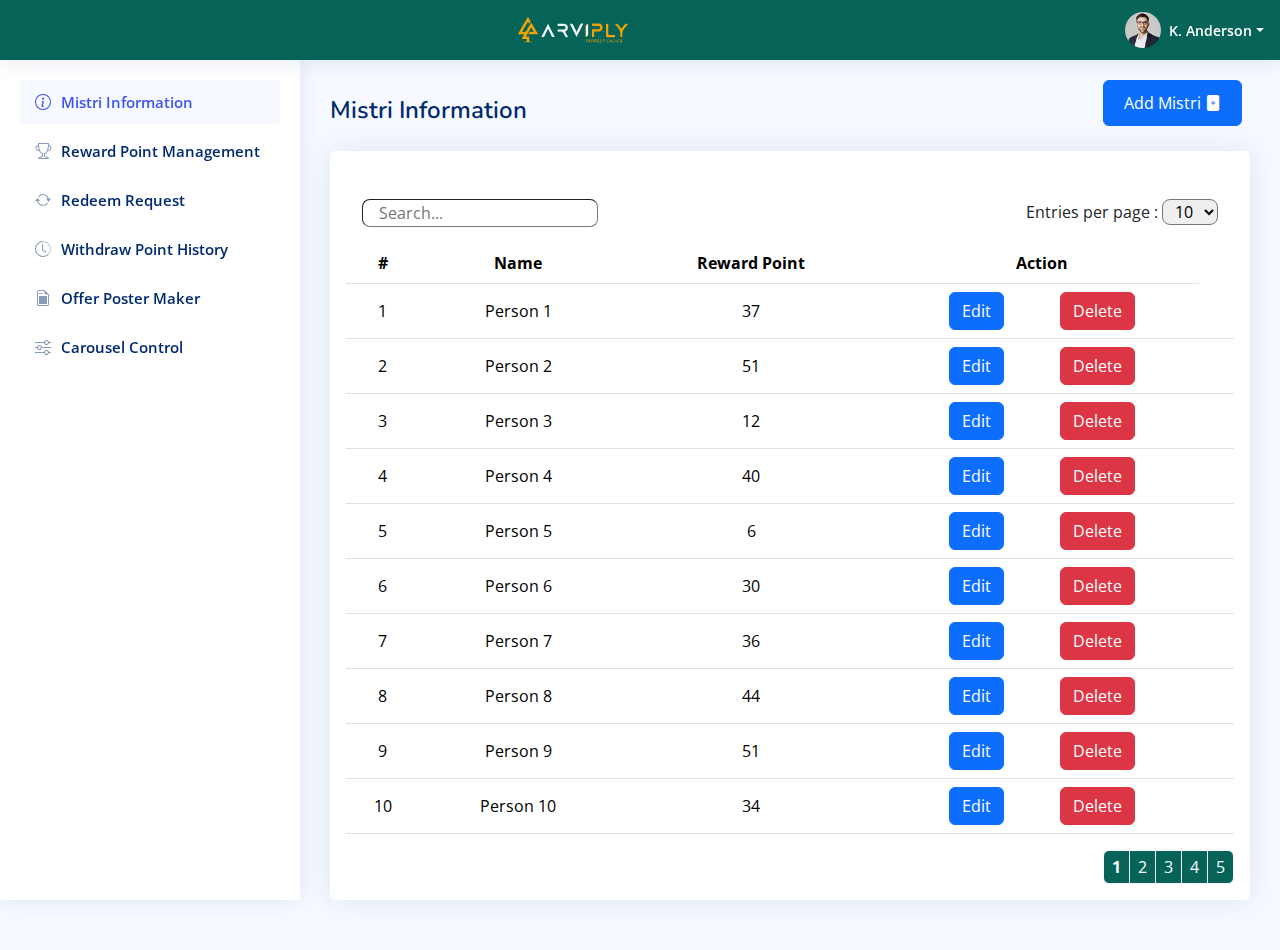
<file: index.html>
<!DOCTYPE html>
<html lang="en">

<head>
    <meta charset="utf-8">
    <meta content="width=device-width, initial-scale=1.0" name="viewport">

    <title>Tables / Data - NiceAdmin Bootstrap Template</title>
    <meta content="" name="description">
    <meta content="" name="keywords">

    <!-- Favicons -->
    <link href="assets/img/favicon.png" rel="icon">
    <link href="assets/img/apple-touch-icon.png" rel="apple-touch-icon">

    <!-- Google Fonts -->
    <link href="https://fonts.gstatic.com" rel="preconnect">
    <link
        href="https://fonts.googleapis.com/css?family=Open+Sans:300,300i,400,400i,600,600i,700,700i|Nunito:300,300i,400,400i,600,600i,700,700i"
        rel="stylesheet">

    <!-- Vendor CSS Files -->
    <link href="assets/vendor/bootstrap/css/bootstrap.min.css" rel="stylesheet">
    <link href="assets/vendor/bootstrap-icons/bootstrap-icons.css" rel="stylesheet">
    <link href="assets/vendor/boxicons/css/boxicons.min.css" rel="stylesheet">
    <link href="assets/vendor/quill/quill.snow.css" rel="stylesheet">
    <link href="assets/vendor/quill/quill.bubble.css" rel="stylesheet">
    <link href="assets/vendor/remixicon/remixicon.css" rel="stylesheet">
    <link href="assets/vendor/simple-datatables/style.css" rel="stylesheet">

    <!-- Template Main CSS File -->
    <link href="assets/css/style.css" rel="stylesheet">

    <!-- =======================================================
  * Template Name: NiceAdmin
  * Template URL: https://bootstrapmade.com/nice-admin-bootstrap-admin-html-template/
  * Updated: Apr 20 2024 with Bootstrap v5.3.3
  * Author: BootstrapMade.com
  * License: https://bootstrapmade.com/license/
  ======================================================== -->
</head>

<body onload="onPageLoad('index')">

    <!-- ======= Header ======= -->
    <header id="header" class="header fixed-top d-flex align-items-center justify-content-between" >
 
        <div><i class="bi bi-list toggle-sidebar-btn" ></i></div>
        <div class="">
            <a href="index.html" class="logo d-flex align-items-center">
                <img src="assets/img/arviply_logo.svg" alt="">
            </a>
        </div><!-- End Logo -->

        <nav class="header-nav ">
            <ul class="d-flex align-items-center">
                <li class="nav-item dropdown pe-3">
                    <a class="nav-link nav-profile d-flex align-items-center pe-0" href="#" data-bs-toggle="dropdown">
                        <img src="assets/img/profile-img.jpg" alt="Profile" class="rounded-circle">
                        <span class="d-none d-md-block dropdown-toggle ps-2">K. Anderson</span>
                    </a><!-- End Profile Iamge Icon -->

                    <ul class="dropdown-menu dropdown-menu-end dropdown-menu-arrow profile">
                        <li class="dropdown-header">
                            <h6>Kevin Anderson</h6>
                            <span>Web Designer</span>
                        </li>
                        <li>
                            <hr class="dropdown-divider">
                        </li>

                        <li>
                            <a class="dropdown-item d-flex align-items-center" href="profile.html">
                                <i class="bi bi-person"></i>
                                <span>My Profile</span>
                            </a>
                        </li>
                        <li>
                            <hr class="dropdown-divider">
                        </li>

                        <li>
                            <a class="dropdown-item d-flex align-items-center" href="login.html">
                                <i class="bi bi-box-arrow-right"></i>
                                <span>Sign Out</span>
                            </a>
                        </li>

                    </ul><!-- End Profile Dropdown Items -->
                </li><!-- End Profile Nav -->

            </ul>
        </nav><!-- End Icons Navigation -->

    </header><!-- End Header -->

    <!-- ======= Sidebar ======= -->
    <aside id="sidebar" class="sidebar">

        <ul class="sidebar-nav" id="sidebar-nav">

            <li class="nav-item">
                <a class="nav-link " href="index.html">
                    <i class="bi bi-info-circle"></i>
                    <span>Mistri Information</span>
                </a>
            </li><!-- End Dashboard Nav -->


            <li class="nav-item">
                <a class="nav-link collapsed" href="rewardPoint.html">
                    <i class="bi bi-trophy"></i>
                    <span>Reward Point Management</span>
                </a>
            </li><!-- End Reward Point Management Page Nav -->

            <li class="nav-item">
                <a class="nav-link collapsed" href="redeemRequest.html">
                    <i class="bi bi-arrow-repeat"></i>
                    <span>Redeem Request</span>
                </a>
            </li><!-- End Redeem Request Page Nav -->

            <li class="nav-item">
                <a class="nav-link collapsed" href="withdrawPointHistory.html">
                    <i class="bi bi-clock-history"></i>
                    <span>Withdraw Point History</span>
                </a>
            </li><!-- End Withdraw Point History Page Nav -->

            <li class="nav-item">
                <a class="nav-link collapsed" href="offerPosterMaker.html">
                    <i class="bi bi-file-earmark-post"></i>
                    <span>Offer Poster Maker</span>
                </a>
            </li><!-- End Offer Poster Maker Page Nav -->

            <li class="nav-item">
                <a class="nav-link collapsed" href="carouselControl.html">
                    <i class="bi bi-sliders"></i>
                    <span>Carousel Control</span>
                </a>
            </li><!-- End Carousel Control Page Nav -->

        </ul>

    </aside><!-- End Sidebar-->

    <main id="main" class="main">
        <div class="d-flex justify-content-between">
            <div class="pagetitle py-3 ">
                <h1>Mistri Information</h1>
            </div><!-- End Page Title -->
            <div class="d-flex justify-content-end">
                <a href="add-mistri.html">
                    <button type="button" class="btn btn-primary mistri-btn me-2">Add Mistri
                        <i class="bi  bi-file-plus-fill p-0"></i>
                    </button>
                </a>
            </div>
        </div>



        <section class="section border border-0 rounded-5">
            <div class="row">
                <div class="col-lg-12">

                    <div class="card px-3 pb-3">
                        <div class="card-body p-3">
                            <!-- Table with stripped rows -->
                        </div>
                        <div class=" d-flex justify-content-between filterSection my-3">
                            <div class="mx-3  ">
                                <input type="text" id="searchInput" placeholder="Search..."
                                    onkeyup="searchTable('index')" class="px-3 rounded-3 border-1">
                            </div>
                            <div class="mx-3 ">
                                <label for="entriesPerPage">Entries per page : </label>
                                <select id="entriesPerPage" onchange="updateTable('index')" class=" px-2 rounded-3">
                                    <option value="5">5</option>
                                    <option value="10" selected>10</option>
                                    <option value="15">15</option>
                                </select>
                            </div>
                        </div>
                        <table class="table text-center align-middle" id="dataTable">
                            <thead>
                                <tr>
                                    <th>#</th>
                                    <th>Name</th>
                                    <th>Reward Point</th>
                                    <th>Action</th>
                                </tr>
                            </thead>
                            <tbody>

                            </tbody>
                        </table>
                        <div id="pagination" class="btn-group ms-auto">
                            <!-- Pagination buttons will be dynamically added by JavaScript -->
                        </div>

                    </div>
                </div>

            </div>
            </div>
        </section>

    </main><!-- End #main -->


    <a href="#" class="back-to-top d-flex align-items-center justify-content-center"><i
            class="bi bi-arrow-up-short"></i></a>
    <script>
        function onPageLoad(index) {
            console.log("Initializing table on page refresh...");
            updateTable(index); // Initialize the table with pagination and data
        }
    </script>


    <!-- Vendor JS Files -->
    <script src="assets/vendor/apexcharts/apexcharts.min.js"></script>
    <script src="assets/vendor/bootstrap/js/bootstrap.bundle.min.js"></script>
    <script src="assets/vendor/chart.js/chart.umd.js"></script>
    <script src="assets/vendor/echarts/echarts.min.js"></script>
    <script src="assets/vendor/quill/quill.js"></script>
    <script src="assets/vendor/simple-datatables/simple-datatables.js"></script>
    <script src="assets/vendor/tinymce/tinymce.min.js"></script>
    <script src="assets/vendor/php-email-form/validate.js"></script>
    <script src="assets/js/script.js"></script>

    <!-- Template Main JS File -->
    <script src="assets/js/main.js"></script>

</body>

</html>
</file>
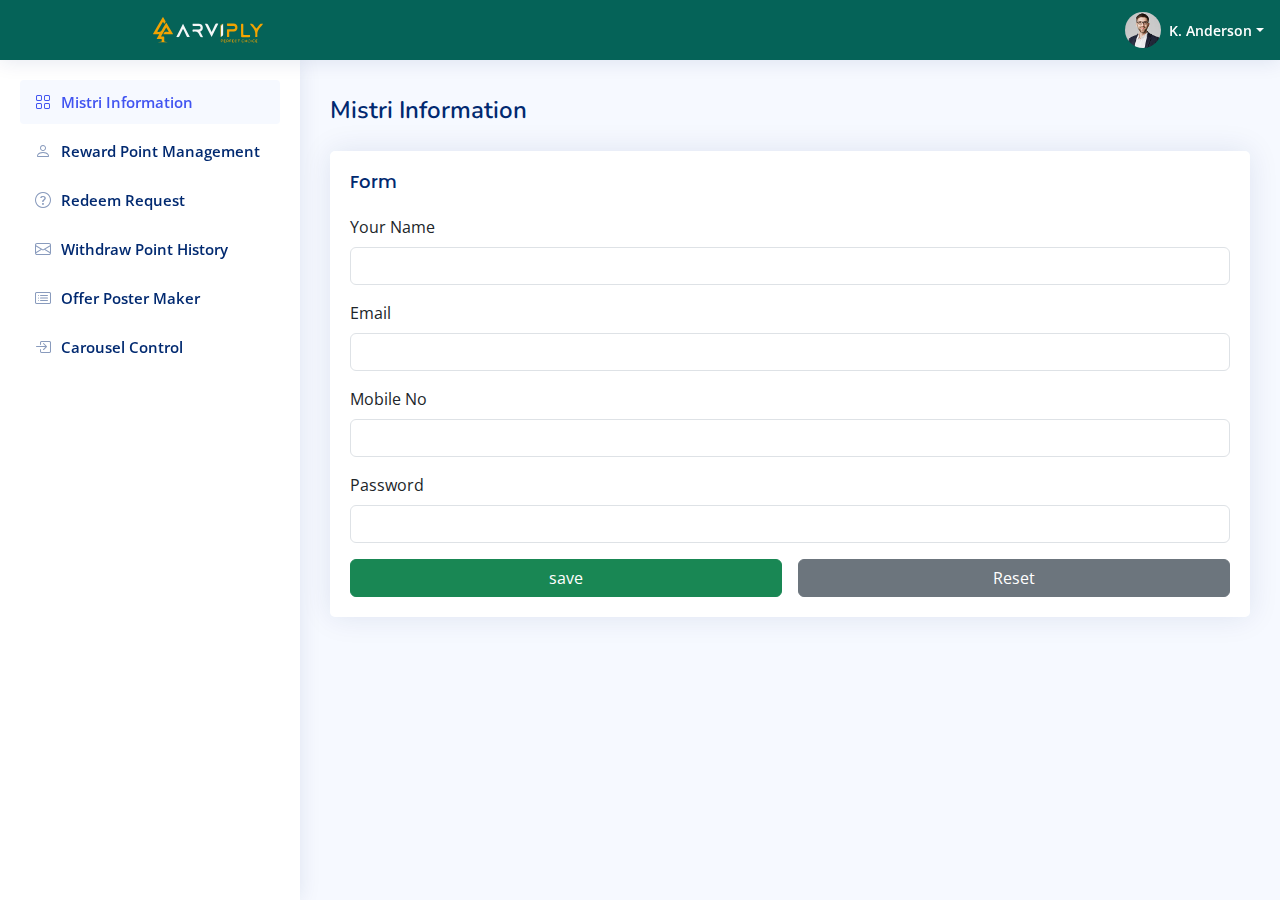
<file: add-mistri.html>
<!DOCTYPE html>
<html lang="en">

<head>
    <meta charset="utf-8">
    <meta content="width=device-width, initial-scale=1.0" name="viewport">

    <title>Tables / Data - NiceAdmin Bootstrap Template</title>
    <meta content="" name="description">
    <meta content="" name="keywords">

    <!-- Favicons -->
    <link href="assets/img/favicon.png" rel="icon">
    <link href="assets/img/apple-touch-icon.png" rel="apple-touch-icon">

    <!-- Google Fonts -->
    <link href="https://fonts.gstatic.com" rel="preconnect">
    <link
        href="https://fonts.googleapis.com/css?family=Open+Sans:300,300i,400,400i,600,600i,700,700i|Nunito:300,300i,400,400i,600,600i,700,700i|Poppins:300,300i,400,400i,500,500i,600,600i,700,700i"
        rel="stylesheet">

    <!-- Vendor CSS Files -->
    <link href="assets/vendor/bootstrap/css/bootstrap.min.css" rel="stylesheet">
    <link href="assets/vendor/bootstrap-icons/bootstrap-icons.css" rel="stylesheet">
    <link href="assets/vendor/boxicons/css/boxicons.min.css" rel="stylesheet">
    <link href="assets/vendor/quill/quill.snow.css" rel="stylesheet">
    <link href="assets/vendor/quill/quill.bubble.css" rel="stylesheet">
    <link href="assets/vendor/remixicon/remixicon.css" rel="stylesheet">
    <link href="assets/vendor/simple-datatables/style.css" rel="stylesheet">

    <!-- Template Main CSS File -->
    <link href="assets/css/style.css" rel="stylesheet">

    <!-- =======================================================
  * Template Name: NiceAdmin
  * Template URL: https://bootstrapmade.com/nice-admin-bootstrap-admin-html-template/
  * Updated: Apr 20 2024 with Bootstrap v5.3.3
  * Author: BootstrapMade.com
  * License: https://bootstrapmade.com/license/
  ======================================================== -->
</head>

<body>

    <!-- ======= Header ======= -->
    <header id="header" class="header fixed-top d-flex align-items-center">

        <div><i class="bi bi-list toggle-sidebar-btn pe-5"></i></div>
        <div class="d-flex align-items-center ps-5">
            <a href="index.html" class="logo d-flex align-items-center">
                <img src="assets/img/arviply_logo.svg" alt="">
            </a>
        </div><!-- End Logo -->

        <nav class="header-nav ms-auto">
            <ul class="d-flex align-items-center">

                <li class="nav-item dropdown pe-3">

                    <a class="nav-link nav-profile d-flex align-items-center pe-0" href="#" data-bs-toggle="dropdown">
                        <img src="assets/img/profile-img.jpg" alt="Profile" class="rounded-circle">
                        <span class="d-none d-md-block dropdown-toggle ps-2">K. Anderson</span>
                    </a><!-- End Profile Iamge Icon -->

                    <ul class="dropdown-menu dropdown-menu-end dropdown-menu-arrow profile">
                        <li class="dropdown-header">
                            <h6>Kevin Anderson</h6>
                            <span>Web Designer</span>
                        </li>
                        <li>
                            <hr class="dropdown-divider">
                        </li>

                        <li>
                            <a class="dropdown-item d-flex align-items-center" href="profile.html">
                                <i class="bi bi-person"></i>
                                <span>My Profile</span>
                            </a>
                        </li>
                        <li>
                            <hr class="dropdown-divider">
                        </li>

                        <li>
                            <a class="dropdown-item d-flex align-items-center" href="login.html">
                                <i class="bi bi-box-arrow-right"></i>
                                <span>Sign Out</span>
                            </a>
                        </li>

                    </ul><!-- End Profile Dropdown Items -->
                </li><!-- End Profile Nav -->

            </ul>
        </nav><!-- End Icons Navigation -->

    </header><!-- End Header -->

    <!-- ======= Sidebar ======= -->
    <aside id="sidebar" class="sidebar">

        <ul class="sidebar-nav" id="sidebar-nav">

            <li class="nav-item">
                <a class="nav-link" href="index.html">
                    <i class="bi bi-grid"></i>
                    <span>Mistri Information</span>
                </a>
            </li><!-- End Dashboard Nav -->


            <li class="nav-item">
                <a class="nav-link collapsed" href="rewardPoint.html">
                    <i class="bi bi-person"></i>
                    <span>Reward Point Management</span>
                </a>
            </li><!-- End Reward Point Management Page Nav -->

            <li class="nav-item">
                <a class="nav-link collapsed" href="redeemRequest.html">
                    <i class="bi bi-question-circle"></i>
                    <span>Redeem Request</span>
                </a>
            </li><!-- End Redeem Request Page Nav -->

            <li class="nav-item">
                <a class="nav-link collapsed" href="withdrawPointHistory.html">
                    <i class="bi bi-envelope"></i>
                    <span>Withdraw Point History</span>
                </a>
            </li><!-- End Withdraw Point History Page Nav -->

            <li class="nav-item">
                <a class="nav-link collapsed" href="offerPosterMaker.html">
                    <i class="bi bi-card-list"></i>
                    <span>Offer Poster Maker</span>
                </a>
            </li><!-- End Offer Poster Maker Page Nav -->

            <li class="nav-item">
                <a class="nav-link collapsed" href="carouselControl.html">
                    <i class="bi bi-box-arrow-in-right"></i>
                    <span>Carousel Control</span>
                </a>
            </li><!-- End Carousel Control Page Nav -->

        </ul>

    </aside><!-- End Sidebar-->

    <main id="main" class="main">

        <div class="pagetitle py-3 ">
            <h1>Mistri Information</h1>
        </div><!-- End Page Title -->





        <section class="section ">
            <div class="row">
                <div class="col-lg-12">
                    <div class="card">
                        <div class="card-body">
                            <h5 class="card-title"> Form</h5>

                            <!-- Vertical Form -->
                            <form class="row g-3">
                                <div class="col-12">
                                    <label for="inputNanme4" class="form-label">Your Name</label>
                                    <input type="text" class="form-control" id="inputNanme4">
                                </div>
                                <div class="col-12">
                                    <label for="inputEmail4" class="form-label">Email</label>
                                    <input type="email" class="form-control" id="inputEmail4">
                                </div>
                                <div class="col-12">
                                    <label for="inputMobile" class="form-label">Mobile No</label>
                                    <input type="text" class="form-control" id="inputMobile"
                                        >
                                </div>
                                <div class="col-12">
                                    <label for="inputPassword4" class="form-label">Password</label>
                                    <input type="password" class="form-control" id="inputPassword4">
                                </div>
                                <div class="col-sm-6 col-12 ">
                                    <div class="d-grid  ">
                                        <button class="btn btn-success" type="button">save</button>
                                    </div>
                                </div>
                                <div class="col-sm-6 col-12 ">
                                    <div class="d-grid  ">
                                        <button type="reset" class="btn btn-secondary">Reset</button>
                                    </div>
                                </div>
                            </form><!-- Vertical Form -->
                        </div>
                    </div>
                </div>
            </div>
        </section>

    </main><!-- End #main -->


    <a href="#" class="back-to-top d-flex align-items-center justify-content-center"><i
            class="bi bi-arrow-up-short"></i></a>

    <!-- Vendor JS Files -->
    <script src="assets/vendor/apexcharts/apexcharts.min.js"></script>
    <script src="assets/vendor/bootstrap/js/bootstrap.bundle.min.js"></script>
    <script src="assets/vendor/chart.js/chart.umd.js"></script>
    <script src="assets/vendor/echarts/echarts.min.js"></script>
    <script src="assets/vendor/quill/quill.js"></script>
    <script src="assets/vendor/simple-datatables/simple-datatables.js"></script>
    <script src="assets/vendor/tinymce/tinymce.min.js"></script>
    <script src="assets/vendor/php-email-form/validate.js"></script>

    <!-- Template Main JS File -->
    <script src="assets/js/main.js"></script>

</body>

</html>
</file>
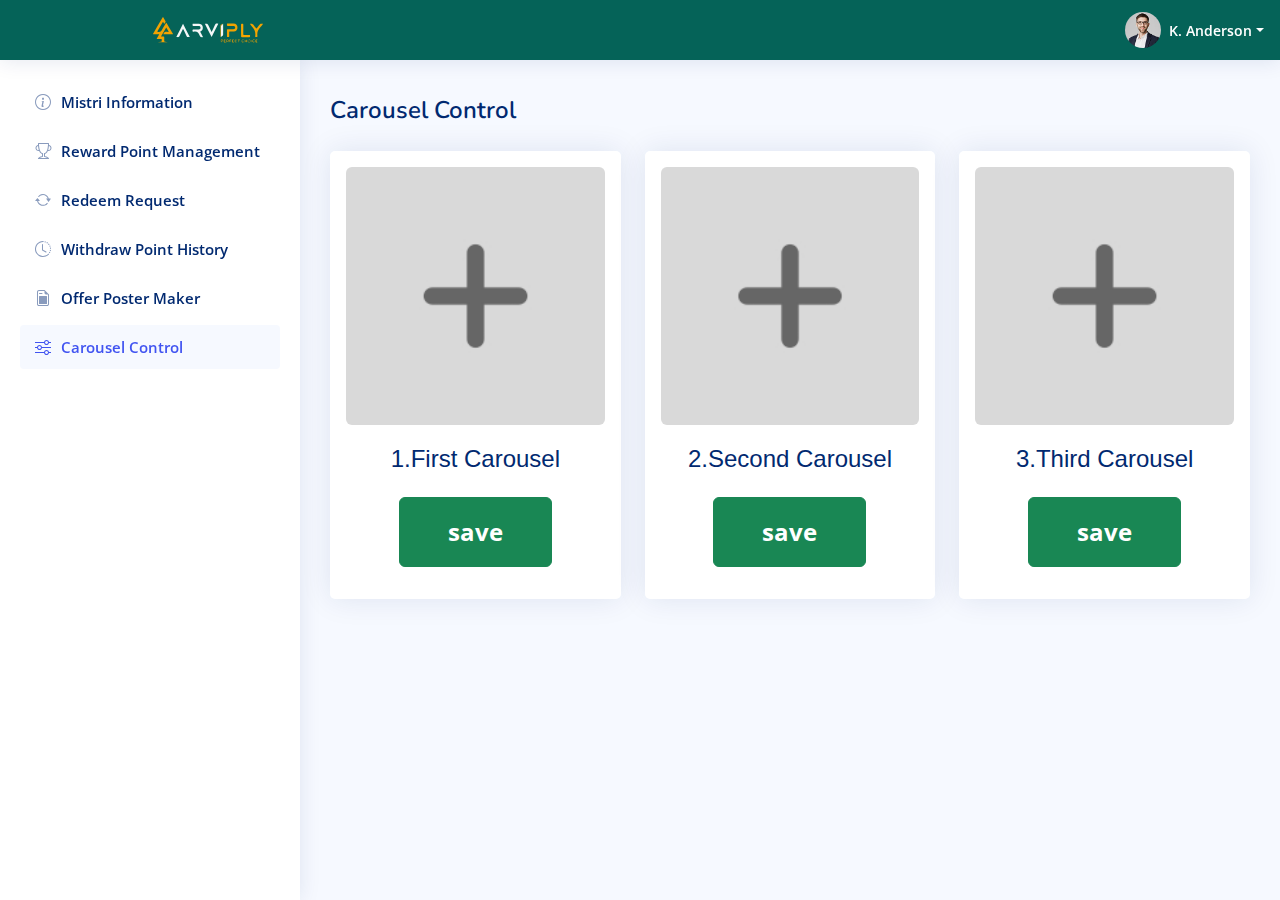
<file: carouselControl.html>
<!DOCTYPE html>
<html lang="en">

<head>
    <meta charset="utf-8">
    <meta content="width=device-width, initial-scale=1.0" name="viewport">

    <title>Tables / Data - NiceAdmin Bootstrap Template</title>
    <meta content="" name="description">
    <meta content="" name="keywords">

    <!-- Favicons -->
    <link href="assets/img/favicon.png" rel="icon">
    <link href="assets/img/apple-touch-icon.png" rel="apple-touch-icon">

    <!-- Google Fonts -->
    <link href="https://fonts.gstatic.com" rel="preconnect">
    <link
        href="https://fonts.googleapis.com/css?family=Open+Sans:300,300i,400,400i,600,600i,700,700i|Nunito:300,300i,400,400i,600,600i,700,700i"
        rel="stylesheet">

    <!-- Vendor CSS Files -->
    <link href="assets/vendor/bootstrap/css/bootstrap.min.css" rel="stylesheet">
    <link href="assets/vendor/bootstrap-icons/bootstrap-icons.css" rel="stylesheet">
    <link href="assets/vendor/boxicons/css/boxicons.min.css" rel="stylesheet">
    <link href="assets/vendor/quill/quill.snow.css" rel="stylesheet">
    <link href="assets/vendor/quill/quill.bubble.css" rel="stylesheet">
    <link href="assets/vendor/remixicon/remixicon.css" rel="stylesheet">
    <link href="assets/vendor/simple-datatables/style.css" rel="stylesheet">

    <!-- Template Main CSS File -->
    <link href="assets/css/style.css" rel="stylesheet">

    <!-- =======================================================
  * Template Name: NiceAdmin
  * Template URL: https://bootstrapmade.com/nice-admin-bootstrap-admin-html-template/
  * Updated: Apr 20 2024 with Bootstrap v5.3.3
  * Author: BootstrapMade.com
  * License: https://bootstrapmade.com/license/
  ======================================================== -->
</head>

<body>

    <!-- ======= Header ======= -->
    <header id="header" class="header fixed-top d-flex align-items-center">

        <div><i class="bi bi-list toggle-sidebar-btn pe-5"></i></div>
        <div class="d-flex align-items-center ps-5">
            <a href="index.html" class="logo d-flex align-items-center">
                <img src="assets/img/arviply_logo.svg" alt="">
            </a>
        </div><!-- End Logo -->



        <nav class="header-nav ms-auto">
            <ul class="d-flex align-items-center">

                <li class="nav-item dropdown pe-3">

                    <a class="nav-link nav-profile d-flex align-items-center pe-0" href="#" data-bs-toggle="dropdown">
                        <img src="assets/img/profile-img.jpg" alt="Profile" class="rounded-circle">
                        <span class="d-none d-md-block dropdown-toggle ps-2">K. Anderson</span>
                    </a><!-- End Profile Iamge Icon -->

                    <ul class="dropdown-menu dropdown-menu-end dropdown-menu-arrow profile">
                        <li class="dropdown-header">
                            <h6>Kevin Anderson</h6>
                            <span>Web Designer</span>
                        </li>
                        <li>
                            <hr class="dropdown-divider">
                        </li>

                        <li>
                            <a class="dropdown-item d-flex align-items-center" href="profile.html">
                                <i class="bi bi-person"></i>
                                <span>My Profile</span>
                            </a>
                        </li>
                        <li>
                            <hr class="dropdown-divider">
                        </li>

                        <li>
                            <a class="dropdown-item d-flex align-items-center" href="login.html">
                                <i class="bi bi-box-arrow-right"></i>
                                <span>Sign Out</span>
                            </a>
                        </li>

                    </ul><!-- End Profile Dropdown Items -->
                </li><!-- End Profile Nav -->

            </ul>
        </nav><!-- End Icons Navigation -->

    </header><!-- End Header -->

    <!-- ======= Sidebar ======= -->
    <aside id="sidebar" class="sidebar">

        <ul class="sidebar-nav" id="sidebar-nav">

            <li class="nav-item">
                <a class="nav-link collapsed" href="index.html">
                    <i class="bi bi-info-circle"></i>
                    <span>Mistri Information</span>
                </a>
            </li><!-- End Dashboard Nav -->


            <li class="nav-item">
                <a class="nav-link collapsed" href="rewardPoint.html">
                    <i class="bi bi-trophy"></i>
                    <span>Reward Point Management</span>
                </a>
            </li><!-- End Reward Point Management Page Nav -->

            <li class="nav-item">
                <a class="nav-link collapsed" href="redeemRequest.html">
                    <i class="bi bi-arrow-repeat"></i>
                    <span>Redeem Request</span>
                </a>
            </li><!-- End Redeem Request Page Nav -->

            <li class="nav-item">
                <a class="nav-link collapsed" href="withdrawPointHistory.html">
                    <i class="bi bi-clock-history"></i>
                    <span>Withdraw Point History</span>
                </a>
            </li><!-- End Withdraw Point History Page Nav -->

            <li class="nav-item ">
                <a class="nav-link  collapsed" href="offerPosterMaker.html">
                    <i class="bi bi-file-earmark-post"></i>
                    <span>Offer Poster Maker</span>
                </a>
            </li><!-- End Offer Poster Maker Page Nav -->

            <li class="nav-item">
                <a class="nav-link " href="carouselControl.html">
                    <i class="bi bi-sliders"></i>
                    <span>Carousel Control</span>
                </a>
            </li><!-- End Carousel Control Page Nav -->

        </ul>

    </aside><!-- End Sidebar-->

    <main id="main" class="main">

        <div class="pagetitle py-3 ">
            <h1 class="">Carousel Control</h1>
        </div><!-- End Page Title -->

        <section class="section border border-0 rounded-5">
            <div class="row">
                <div class="col-12 col-sm-4">

                    <div class="card mb-3 p-3">

                        <input type="file" id="fileInput" style="display: none;">
                        <img src="assets/img/plus.jpg" class="img-fluid rounded " alt="..."
                            onclick="document.getElementById('fileInput').click();">

                        <div class="card-body text-center pb-0">
                            <h1 class="card-title fs-4 ">1.First Carousel</h1>
                        </div>

                        <div class="text-center">

                            <input class="btn btn-success py-3 px-5 mb-3 fs-4 fw-bold" type="submit" value="save">
                        </div>
                    </div>
                </div>
                <div class="col-12 col-sm-4">

                    <div class="card mb-3 p-3">

                        <input type="file" id="fileInput" style="display: none;">
                        <img src="assets/img/plus.jpg" class="img-fluid rounded " alt="..."
                            onclick="document.getElementById('fileInput').click();">
                        <div class="card-body text-center pb-0">
                            <h1 class="card-title fs-4 ">2.Second Carousel</h1>
                        </div>
                        <div class="text-center">

                            <input class="btn btn-success py-3 px-5 mb-3 fs-4 fw-bold" type="submit" value="save">
                        </div>
                    </div>
                </div>
                <div class="col-12 col-sm-4">

                    <div class="card mb-3 p-3">
                        <input type="file" id="fileInput" style="display: none;">
                        <img src="assets/img/plus.jpg" class="img-fluid rounded " alt="..."
                            onclick="document.getElementById('fileInput').click();">

                        <div class="card-body text-center pb-0">
                            <h1 class="card-title fs-4 ">3.Third Carousel</h1>
                        </div>

                        <div class="text-center">
                            <!-- Horizontal Form -->
                            <input class="btn btn-success py-3 px-5 mb-3 fs-4 fw-bold" type="submit" value="save">
                        </div>
                    </div>
                </div>
            </div><!-- End Card with an image on left -->


        </section>


    </main><!-- End #main -->



    <a href="#" class="back-to-top d-flex align-items-center justify-content-center"><i
            class="bi bi-arrow-up-short"></i></a>



    <!-- Vendor JS Files -->
    <script src="assets/vendor/apexcharts/apexcharts.min.js"></script>
    <script src="assets/vendor/bootstrap/js/bootstrap.bundle.min.js"></script>
    <script src="assets/vendor/chart.js/chart.umd.js"></script>
    <script src="assets/vendor/echarts/echarts.min.js"></script>
    <script src="assets/vendor/quill/quill.js"></script>
    <script src="assets/vendor/simple-datatables/simple-datatables.js"></script>
    <script src="assets/vendor/tinymce/tinymce.min.js"></script>
    <script src="assets/vendor/php-email-form/validate.js"></script>
    <script src="assets/js/script.js"></script>

    <!-- Template Main JS File -->
    <script src="assets/js/main.js"></script>

</body>

</html>
</file>
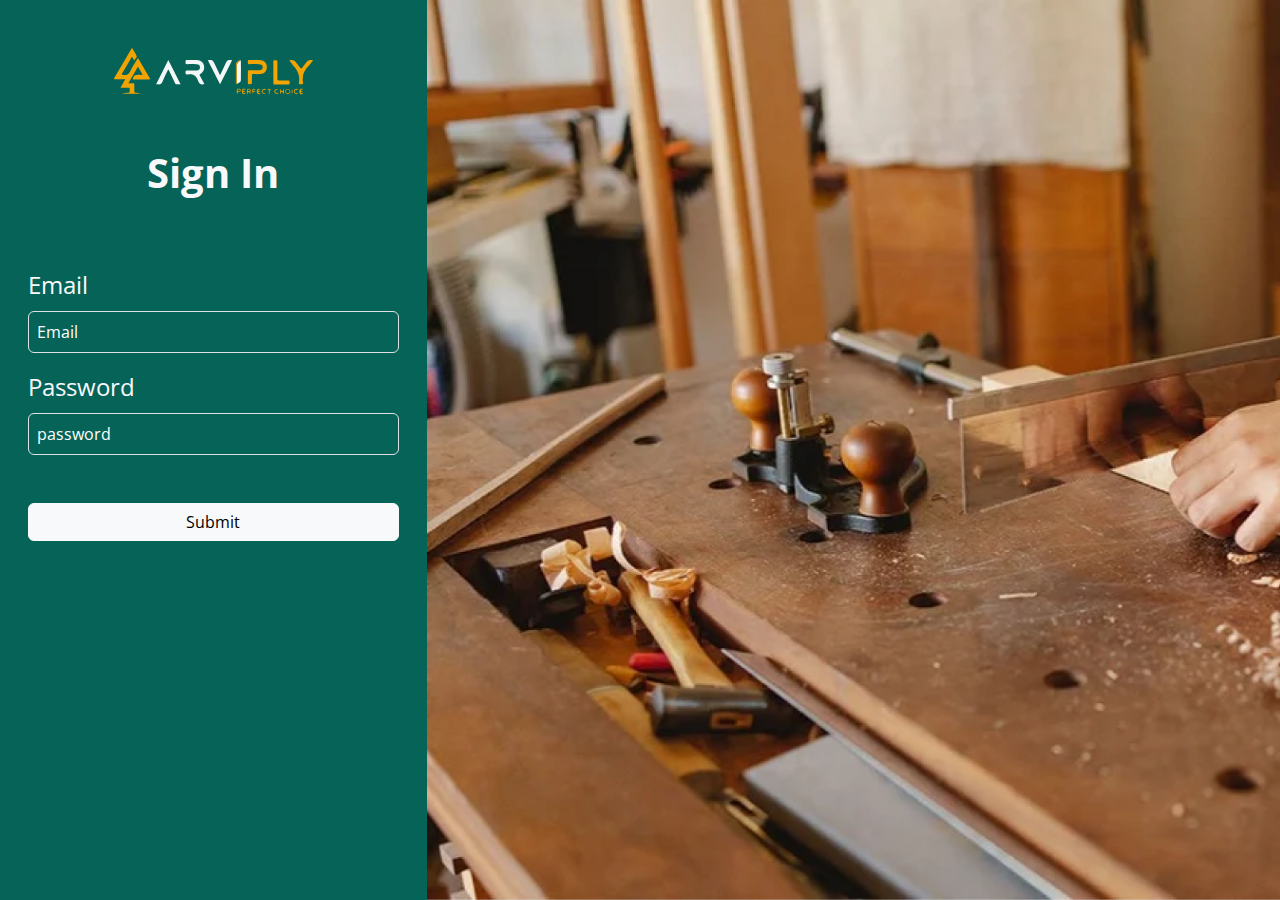
<file: login.html>
<!DOCTYPE html>
<html lang="en">

<head>
    <meta charset="utf-8">
    <meta content="width=device-width, initial-scale=1.0" name="viewport">

    <title>Tables / Data - NiceAdmin Bootstrap Template</title>
    <meta content="" name="description">
    <meta content="" name="keywords">

    <!-- Favicons -->
    <link href="assets/img/favicon.png" rel="icon">
    <link href="assets/img/apple-touch-icon.png" rel="apple-touch-icon">

    <!-- Google Fonts -->
    <link href="https://fonts.gstatic.com" rel="preconnect">
    <link
        href="https://fonts.googleapis.com/css?family=Open+Sans:300,300i,400,400i,600,600i,700,700i|Nunito:300,300i,400,400i,600,600i,700,700i"
        rel="stylesheet">

    <!-- Vendor CSS Files -->
    <link href="assets/vendor/bootstrap/css/bootstrap.min.css" rel="stylesheet">
    <link href="assets/vendor/bootstrap-icons/bootstrap-icons.css" rel="stylesheet">
    <link href="assets/vendor/boxicons/css/boxicons.min.css" rel="stylesheet">
    <link href="assets/vendor/quill/quill.snow.css" rel="stylesheet">
    <link href="assets/vendor/quill/quill.bubble.css" rel="stylesheet">
    <link href="assets/vendor/remixicon/remixicon.css" rel="stylesheet">
    <link href="assets/vendor/simple-datatables/style.css" rel="stylesheet">

    <!-- Template Main CSS File -->
    <link href="assets/css/style.css" rel="stylesheet">

    <!-- =======================================================
  * Template Name: NiceAdmin
  * Template URL: https://bootstrapmade.com/nice-admin-bootstrap-admin-html-template/
  * Updated: Apr 20 2024 with Bootstrap v5.3.3
  * Author: BootstrapMade.com
  * License: https://bootstrapmade.com/license/
  ======================================================== -->
</head>


<body>

    <div class="container-fluid bg-color">
        <div class="row">
            <div class="col-12 col-md-8 p-0 order-md-1 ">
                <div class="bg-image">
                    <img src="/assets/img/arviply_logo.svg" alt="logo" class="bg-logo">
                </div>
            </div>
            <div class="col-12 col-md-4 order-md-0 login">
                <div class="text-center main-logo">
                    <img src="/assets/img/arviply_logo.svg" alt="logo" class="">
                </div>
                <div class="title text-center m-5">
                    <h class="text-light fw-bolder fs-1">Sign In</h2>
                </div>
                <div class="loginform p-3">
                    <form class="row g-3">
                        <div class="col-12">
                            <label for="inputEmail4" class="form-label text-light fs-4">Email</label>
                            <input type="email" class="form-control bg-transparent p-2 text-light" id="inputEmail"
                                placeholder="Email">
                        </div>
                        <div class="col-12">
                            <label for="inputPassword4" class="form-label text-light fs-4">Password</label>
                            <input type="password" class="form-control bg-transparent p-2 text-light" id="inputPassword"
                                placeholder="password">
                        </div>
                        <div class="text-center my-5">
                            <button type="button" class="btn btn-light w-100" onclick="login()">Submit</button>

                        </div>
                    </form><!-- Vertical Form -->
                </div>
            </div>

        </div>
    </div>

    <!-- Vendor JS Files -->
    <script src="assets/vendor/apexcharts/apexcharts.min.js"></script>
    <script src="assets/vendor/bootstrap/js/bootstrap.bundle.min.js"></script>
    <script src="assets/vendor/chart.js/chart.umd.js"></script>
    <script src="assets/vendor/echarts/echarts.min.js"></script>
    <script src="assets/vendor/quill/quill.js"></script>
    <script src="assets/vendor/simple-datatables/simple-datatables.js"></script>
    <script src="assets/vendor/tinymce/tinymce.min.js"></script>
    <script src="assets/vendor/php-email-form/validate.js"></script>
    <script src="assets/js/script.js"></script>

    <!-- Template Main JS File -->
    <script src="assets/js/main.js"></script>

</body>

</html>
</file>
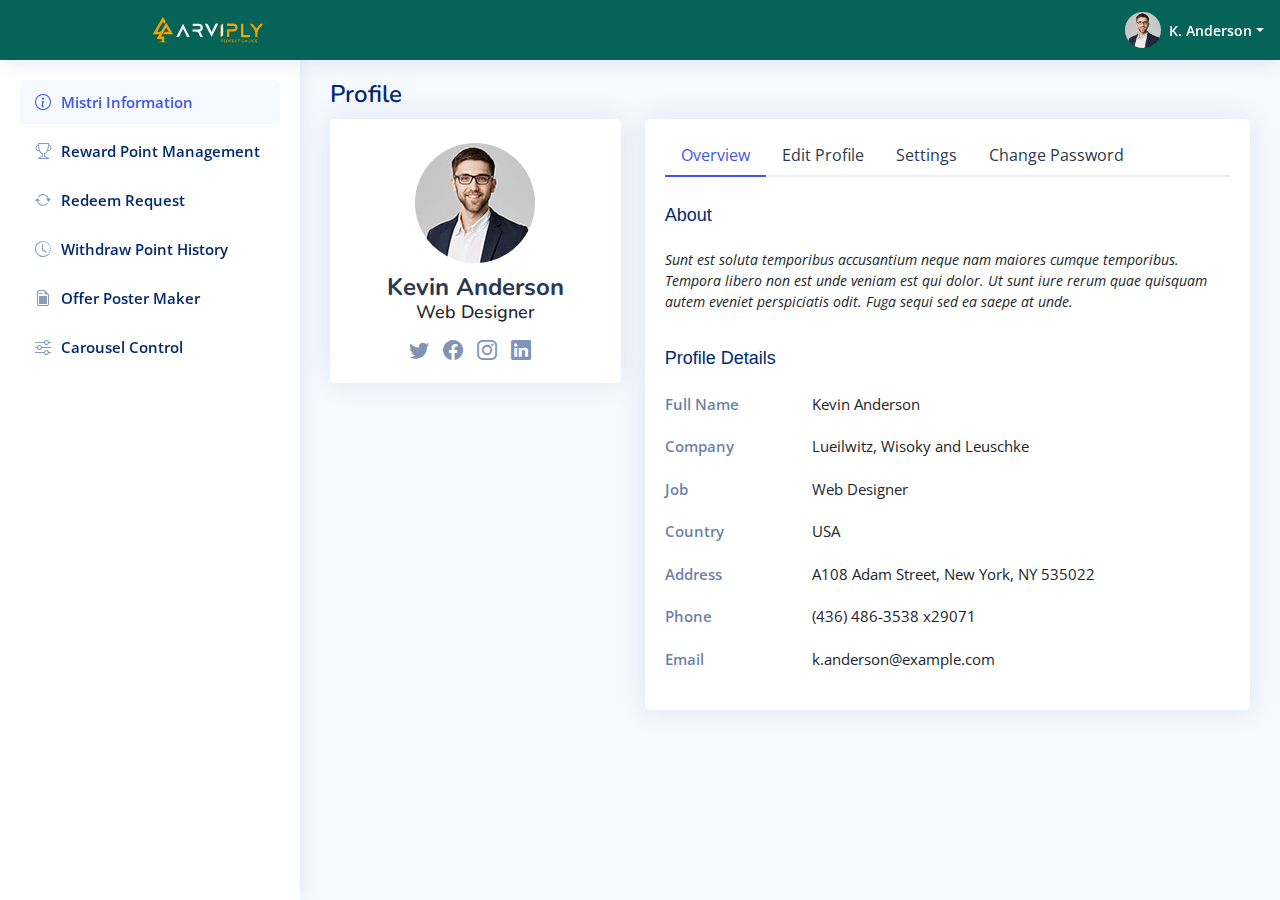
<file: profile.html>
<!DOCTYPE html>
<html lang="en">

<head>
    <meta charset="utf-8">
    <meta content="width=device-width, initial-scale=1.0" name="viewport">

    <title>Tables / Data - NiceAdmin Bootstrap Template</title>
    <meta content="" name="description">
    <meta content="" name="keywords">

    <!-- Favicons -->
    <link href="assets/img/favicon.png" rel="icon">
    <link href="assets/img/apple-touch-icon.png" rel="apple-touch-icon">

    <!-- Google Fonts -->
    <link href="https://fonts.gstatic.com" rel="preconnect">
    <link
        href="https://fonts.googleapis.com/css?family=Open+Sans:300,300i,400,400i,600,600i,700,700i|Nunito:300,300i,400,400i,600,600i,700,700i"
        rel="stylesheet">

    <!-- Vendor CSS Files -->
    <link href="assets/vendor/bootstrap/css/bootstrap.min.css" rel="stylesheet">
    <link href="assets/vendor/bootstrap-icons/bootstrap-icons.css" rel="stylesheet">
    <link href="assets/vendor/boxicons/css/boxicons.min.css" rel="stylesheet">
    <link href="assets/vendor/quill/quill.snow.css" rel="stylesheet">
    <link href="assets/vendor/quill/quill.bubble.css" rel="stylesheet">
    <link href="assets/vendor/remixicon/remixicon.css" rel="stylesheet">
    <link href="assets/vendor/simple-datatables/style.css" rel="stylesheet">

    <!-- Template Main CSS File -->
    <link href="assets/css/style.css" rel="stylesheet">

    <!-- =======================================================
  * Template Name: NiceAdmin
  * Template URL: https://bootstrapmade.com/nice-admin-bootstrap-admin-html-template/
  * Updated: Apr 20 2024 with Bootstrap v5.3.3
  * Author: BootstrapMade.com
  * License: https://bootstrapmade.com/license/
  ======================================================== -->
</head>

<body onload="onPageLoad('index')">

    <!-- ======= Header ======= -->
    <header id="header" class="header fixed-top d-flex align-items-center">

        <div><i class="bi bi-list toggle-sidebar-btn pe-5"></i></div>
        <div class="d-flex align-items-center ps-5">
            <a href="index.html" class="logo d-flex align-items-center">
                <img src="assets/img/arviply_logo.svg" alt="">
            </a>
        </div><!-- End Logo -->

        <nav class="header-nav ms-auto">
            <ul class="d-flex align-items-center">

                <li class="nav-item dropdown pe-3">

                    <a class="nav-link nav-profile d-flex align-items-center pe-0" href="#" data-bs-toggle="dropdown">
                        <img src="assets/img/profile-img.jpg" alt="Profile" class="rounded-circle">
                        <span class="d-none d-md-block dropdown-toggle ps-2">K. Anderson</span>
                    </a><!-- End Profile Iamge Icon -->

                    <ul class="dropdown-menu dropdown-menu-end dropdown-menu-arrow profile">
                        <li class="dropdown-header">
                            <h6>Kevin Anderson</h6>
                            <span>Web Designer</span>
                        </li>
                        <li>
                            <hr class="dropdown-divider">
                        </li>

                        <li>
                            <a class="dropdown-item d-flex align-items-center" href="profile.html">
                                <i class="bi bi-person"></i>
                                <span>My Profile</span>
                            </a>
                        </li>
                        <li>
                            <hr class="dropdown-divider">
                        </li>

                        <li>
                            <a class="dropdown-item d-flex align-items-center" href="login.html">
                                <i class="bi bi-box-arrow-right"></i>
                                <span>Sign Out</span>
                            </a>
                        </li>

                    </ul><!-- End Profile Dropdown Items -->
                </li><!-- End Profile Nav -->

            </ul>
        </nav><!-- End Icons Navigation -->

    </header><!-- End Header -->

    <!-- ======= Sidebar ======= -->
    <aside id="sidebar" class="sidebar">

        <ul class="sidebar-nav" id="sidebar-nav">

            <li class="nav-item">
                <a class="nav-link " href="index.html">
                    <i class="bi bi-info-circle"></i>
                    <span>Mistri Information</span>
                </a>
            </li><!-- End Dashboard Nav -->


            <li class="nav-item">
                <a class="nav-link collapsed" href="rewardPoint.html">
                    <i class="bi bi-trophy"></i>
                    <span>Reward Point Management</span>
                </a>
            </li><!-- End Reward Point Management Page Nav -->

            <li class="nav-item">
                <a class="nav-link collapsed" href="redeemRequest.html">
                    <i class="bi bi-arrow-repeat"></i>
                    <span>Redeem Request</span>
                </a>
            </li><!-- End Redeem Request Page Nav -->

            <li class="nav-item">
                <a class="nav-link collapsed" href="withdrawPointHistory.html">
                    <i class="bi bi-clock-history"></i>
                    <span>Withdraw Point History</span>
                </a>
            </li><!-- End Withdraw Point History Page Nav -->

            <li class="nav-item">
                <a class="nav-link collapsed" href="offerPosterMaker.html">
                    <i class="bi bi-file-earmark-post"></i>
                    <span>Offer Poster Maker</span>
                </a>
            </li><!-- End Offer Poster Maker Page Nav -->

            <li class="nav-item">
                <a class="nav-link collapsed" href="carouselControl.html">
                    <i class="bi bi-sliders"></i>
                    <span>Carousel Control</span>
                </a>
            </li><!-- End Carousel Control Page Nav -->

        </ul>

    </aside><!-- End Sidebar-->

    <main id="main" class="main">

        <div class="pagetitle">
          <h1>Profile</h1>
          
        </div><!-- End Page Title -->
    
        <section class="section profile">
          <div class="row">
            <div class="col-xl-4">
    
              <div class="card">
                <div class="card-body profile-card pt-4 d-flex flex-column align-items-center">
    
                  <img src="assets/img/profile-img.jpg" alt="Profile" class="rounded-circle">
                  <h2>Kevin Anderson</h2>
                  <h3>Web Designer</h3>
                  <div class="social-links mt-2">
                    <a href="#" class="twitter"><i class="bi bi-twitter"></i></a>
                    <a href="#" class="facebook"><i class="bi bi-facebook"></i></a>
                    <a href="#" class="instagram"><i class="bi bi-instagram"></i></a>
                    <a href="#" class="linkedin"><i class="bi bi-linkedin"></i></a>
                  </div>
                </div>
              </div>
    
            </div>
    
            <div class="col-xl-8">
    
              <div class="card">
                <div class="card-body pt-3">
                  <!-- Bordered Tabs -->
                  <ul class="nav nav-tabs nav-tabs-bordered">
    
                    <li class="nav-item">
                      <button class="nav-link active" data-bs-toggle="tab" data-bs-target="#profile-overview">Overview</button>
                    </li>
    
                    <li class="nav-item">
                      <button class="nav-link" data-bs-toggle="tab" data-bs-target="#profile-edit">Edit Profile</button>
                    </li>
    
                    <li class="nav-item">
                      <button class="nav-link" data-bs-toggle="tab" data-bs-target="#profile-settings">Settings</button>
                    </li>
    
                    <li class="nav-item">
                      <button class="nav-link" data-bs-toggle="tab" data-bs-target="#profile-change-password">Change Password</button>
                    </li>
    
                  </ul>
                  <div class="tab-content pt-2">
    
                    <div class="tab-pane fade show active profile-overview" id="profile-overview">
                      <h5 class="card-title">About</h5>
                      <p class="small fst-italic">Sunt est soluta temporibus accusantium neque nam maiores cumque temporibus. Tempora libero non est unde veniam est qui dolor. Ut sunt iure rerum quae quisquam autem eveniet perspiciatis odit. Fuga sequi sed ea saepe at unde.</p>
    
                      <h5 class="card-title">Profile Details</h5>
    
                      <div class="row">
                        <div class="col-lg-3 col-md-4 label ">Full Name</div>
                        <div class="col-lg-9 col-md-8">Kevin Anderson</div>
                      </div>
    
                      <div class="row">
                        <div class="col-lg-3 col-md-4 label">Company</div>
                        <div class="col-lg-9 col-md-8">Lueilwitz, Wisoky and Leuschke</div>
                      </div>
    
                      <div class="row">
                        <div class="col-lg-3 col-md-4 label">Job</div>
                        <div class="col-lg-9 col-md-8">Web Designer</div>
                      </div>
    
                      <div class="row">
                        <div class="col-lg-3 col-md-4 label">Country</div>
                        <div class="col-lg-9 col-md-8">USA</div>
                      </div>
    
                      <div class="row">
                        <div class="col-lg-3 col-md-4 label">Address</div>
                        <div class="col-lg-9 col-md-8">A108 Adam Street, New York, NY 535022</div>
                      </div>
    
                      <div class="row">
                        <div class="col-lg-3 col-md-4 label">Phone</div>
                        <div class="col-lg-9 col-md-8">(436) 486-3538 x29071</div>
                      </div>
    
                      <div class="row">
                        <div class="col-lg-3 col-md-4 label">Email</div>
                        <div class="col-lg-9 col-md-8">k.anderson@example.com</div>
                      </div>
    
                    </div>
    
                    <div class="tab-pane fade profile-edit pt-3" id="profile-edit">
    
                      <!-- Profile Edit Form -->
                      <form>
                        <div class="row mb-3">
                          <label for="profileImage" class="col-md-4 col-lg-3 col-form-label">Profile Image</label>
                          <div class="col-md-8 col-lg-9">
                            <img src="assets/img/profile-img.jpg" alt="Profile">
                            <div class="pt-2">
                              <a href="#" class="btn btn-primary btn-sm" title="Upload new profile image"><i class="bi bi-upload"></i></a>
                              <a href="#" class="btn btn-danger btn-sm" title="Remove my profile image"><i class="bi bi-trash"></i></a>
                            </div>
                          </div>
                        </div>
    
                        <div class="row mb-3">
                          <label for="fullName" class="col-md-4 col-lg-3 col-form-label">Full Name</label>
                          <div class="col-md-8 col-lg-9">
                            <input name="fullName" type="text" class="form-control" id="fullName" value="Kevin Anderson">
                          </div>
                        </div>
    
                        <div class="row mb-3">
                          <label for="about" class="col-md-4 col-lg-3 col-form-label">About</label>
                          <div class="col-md-8 col-lg-9">
                            <textarea name="about" class="form-control" id="about" style="height: 100px">Sunt est soluta temporibus accusantium neque nam maiores cumque temporibus. Tempora libero non est unde veniam est qui dolor. Ut sunt iure rerum quae quisquam autem eveniet perspiciatis odit. Fuga sequi sed ea saepe at unde.</textarea>
                          </div>
                        </div>
    
                        <div class="row mb-3">
                          <label for="company" class="col-md-4 col-lg-3 col-form-label">Company</label>
                          <div class="col-md-8 col-lg-9">
                            <input name="company" type="text" class="form-control" id="company" value="Lueilwitz, Wisoky and Leuschke">
                          </div>
                        </div>
    
                        <div class="row mb-3">
                          <label for="Job" class="col-md-4 col-lg-3 col-form-label">Job</label>
                          <div class="col-md-8 col-lg-9">
                            <input name="job" type="text" class="form-control" id="Job" value="Web Designer">
                          </div>
                        </div>
    
                        <div class="row mb-3">
                          <label for="Country" class="col-md-4 col-lg-3 col-form-label">Country</label>
                          <div class="col-md-8 col-lg-9">
                            <input name="country" type="text" class="form-control" id="Country" value="USA">
                          </div>
                        </div>
    
                        <div class="row mb-3">
                          <label for="Address" class="col-md-4 col-lg-3 col-form-label">Address</label>
                          <div class="col-md-8 col-lg-9">
                            <input name="address" type="text" class="form-control" id="Address" value="A108 Adam Street, New York, NY 535022">
                          </div>
                        </div>
    
                        <div class="row mb-3">
                          <label for="Phone" class="col-md-4 col-lg-3 col-form-label">Phone</label>
                          <div class="col-md-8 col-lg-9">
                            <input name="phone" type="text" class="form-control" id="Phone" value="(436) 486-3538 x29071">
                          </div>
                        </div>
    
                        <div class="row mb-3">
                          <label for="Email" class="col-md-4 col-lg-3 col-form-label">Email</label>
                          <div class="col-md-8 col-lg-9">
                            <input name="email" type="email" class="form-control" id="Email" value="k.anderson@example.com">
                          </div>
                        </div>
    
                        <div class="row mb-3">
                          <label for="Twitter" class="col-md-4 col-lg-3 col-form-label">Twitter Profile</label>
                          <div class="col-md-8 col-lg-9">
                            <input name="twitter" type="text" class="form-control" id="Twitter" value="https://twitter.com/#">
                          </div>
                        </div>
    
                        <div class="row mb-3">
                          <label for="Facebook" class="col-md-4 col-lg-3 col-form-label">Facebook Profile</label>
                          <div class="col-md-8 col-lg-9">
                            <input name="facebook" type="text" class="form-control" id="Facebook" value="https://facebook.com/#">
                          </div>
                        </div>
    
                        <div class="row mb-3">
                          <label for="Instagram" class="col-md-4 col-lg-3 col-form-label">Instagram Profile</label>
                          <div class="col-md-8 col-lg-9">
                            <input name="instagram" type="text" class="form-control" id="Instagram" value="https://instagram.com/#">
                          </div>
                        </div>
    
                        <div class="row mb-3">
                          <label for="Linkedin" class="col-md-4 col-lg-3 col-form-label">Linkedin Profile</label>
                          <div class="col-md-8 col-lg-9">
                            <input name="linkedin" type="text" class="form-control" id="Linkedin" value="https://linkedin.com/#">
                          </div>
                        </div>
    
                        <div class="text-center">
                          <button type="submit" class="btn btn-primary">Save Changes</button>
                        </div>
                      </form><!-- End Profile Edit Form -->
    
                    </div>
    
                    <div class="tab-pane fade pt-3" id="profile-settings">
    
                      <!-- Settings Form -->
                      <form>
    
                        <div class="row mb-3">
                          <label for="fullName" class="col-md-4 col-lg-3 col-form-label">Email Notifications</label>
                          <div class="col-md-8 col-lg-9">
                            <div class="form-check">
                              <input class="form-check-input" type="checkbox" id="changesMade" checked>
                              <label class="form-check-label" for="changesMade">
                                Changes made to your account
                              </label>
                            </div>
                            <div class="form-check">
                              <input class="form-check-input" type="checkbox" id="newProducts" checked>
                              <label class="form-check-label" for="newProducts">
                                Information on new products and services
                              </label>
                            </div>
                            <div class="form-check">
                              <input class="form-check-input" type="checkbox" id="proOffers">
                              <label class="form-check-label" for="proOffers">
                                Marketing and promo offers
                              </label>
                            </div>
                            <div class="form-check">
                              <input class="form-check-input" type="checkbox" id="securityNotify" checked disabled>
                              <label class="form-check-label" for="securityNotify">
                                Security alerts
                              </label>
                            </div>
                          </div>
                        </div>
    
                        <div class="text-center">
                          <button type="submit" class="btn btn-primary">Save Changes</button>
                        </div>
                      </form><!-- End settings Form -->
    
                    </div>
    
                    <div class="tab-pane fade pt-3" id="profile-change-password">
                      <!-- Change Password Form -->
                      <form>
    
                        <div class="row mb-3">
                          <label for="currentPassword" class="col-md-4 col-lg-3 col-form-label">Current Password</label>
                          <div class="col-md-8 col-lg-9">
                            <input name="password" type="password" class="form-control" id="currentPassword">
                          </div>
                        </div>
    
                        <div class="row mb-3">
                          <label for="newPassword" class="col-md-4 col-lg-3 col-form-label">New Password</label>
                          <div class="col-md-8 col-lg-9">
                            <input name="newpassword" type="password" class="form-control" id="newPassword">
                          </div>
                        </div>
    
                        <div class="row mb-3">
                          <label for="renewPassword" class="col-md-4 col-lg-3 col-form-label">Re-enter New Password</label>
                          <div class="col-md-8 col-lg-9">
                            <input name="renewpassword" type="password" class="form-control" id="renewPassword">
                          </div>
                        </div>
    
                        <div class="text-center">
                          <button type="submit" class="btn btn-primary">Change Password</button>
                        </div>
                      </form><!-- End Change Password Form -->
    
                    </div>
    
                  </div><!-- End Bordered Tabs -->
    
                </div>
              </div>
    
            </div>
          </div>
        </section>
    
      </main><!-- End #main -->

    <a href="#" class="back-to-top d-flex align-items-center justify-content-center"><i
            class="bi bi-arrow-up-short"></i></a>
    <script>
        function onPageLoad(index) {
            console.log("Initializing table on page refresh...");
            updateTable(index); // Initialize the table with pagination and data
        }
    </script>


    <!-- Vendor JS Files -->
    <script src="assets/vendor/apexcharts/apexcharts.min.js"></script>
    <script src="assets/vendor/bootstrap/js/bootstrap.bundle.min.js"></script>
    <script src="assets/vendor/chart.js/chart.umd.js"></script>
    <script src="assets/vendor/echarts/echarts.min.js"></script>
    <script src="assets/vendor/quill/quill.js"></script>
    <script src="assets/vendor/simple-datatables/simple-datatables.js"></script>
    <script src="assets/vendor/tinymce/tinymce.min.js"></script>
    <script src="assets/vendor/php-email-form/validate.js"></script>
    <script src="assets/js/script.js"></script>

    <!-- Template Main JS File -->
    <script src="assets/js/main.js"></script>

</body>

</html>
</file>
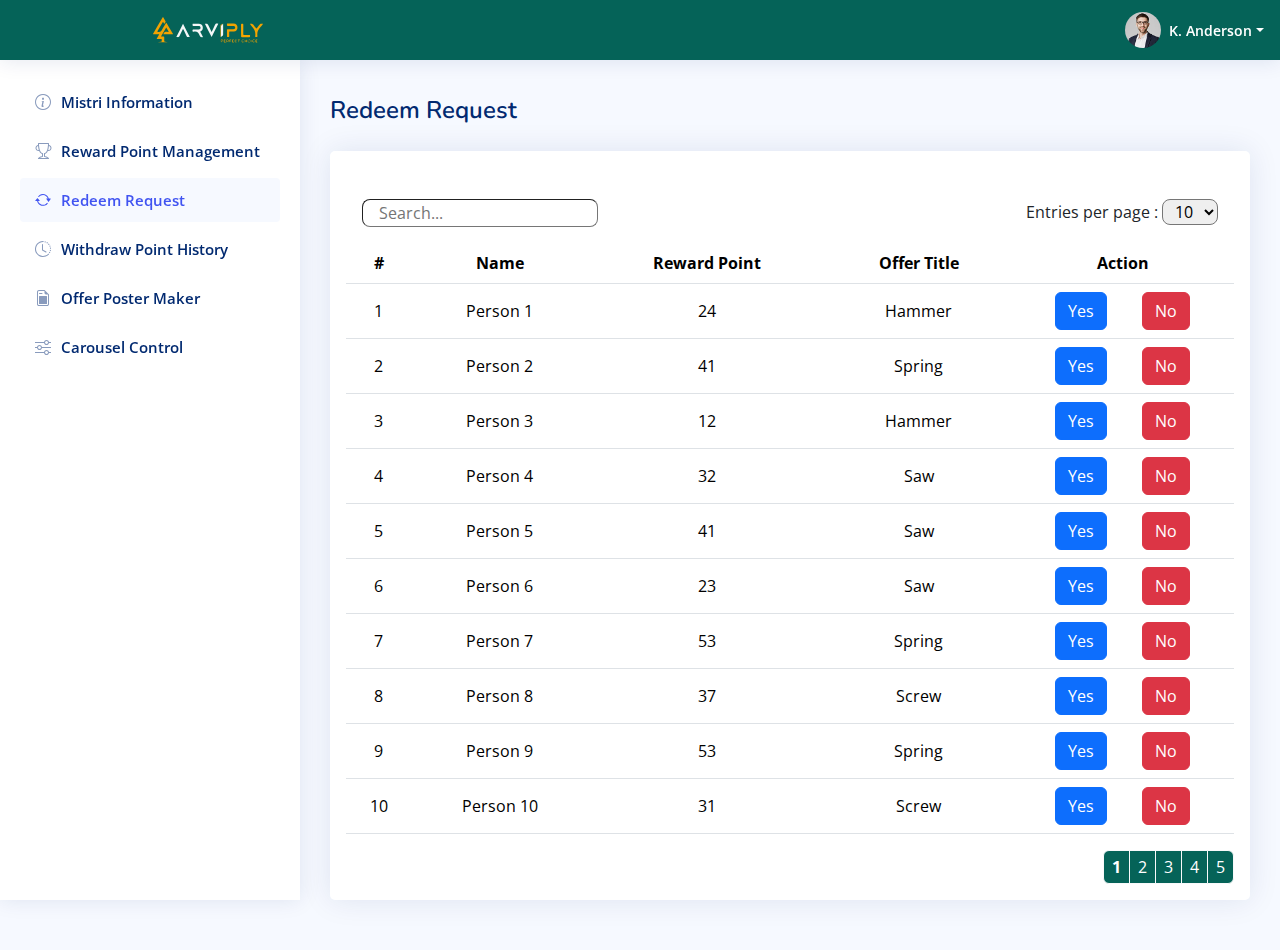
<file: redeemRequest.html>
<!DOCTYPE html>
<html lang="en">

<head>
    <meta charset="utf-8">
    <meta content="width=device-width, initial-scale=1.0" name="viewport">

    <title>Tables / Data - NiceAdmin Bootstrap Template</title>
    <meta content="" name="description">
    <meta content="" name="keywords">

    <!-- Favicons -->
    <link href="assets/img/favicon.png" rel="icon">
    <link href="assets/img/apple-touch-icon.png" rel="apple-touch-icon">

    <!-- Google Fonts -->
    <link href="https://fonts.gstatic.com" rel="preconnect">
    <link
        href="https://fonts.googleapis.com/css?family=Open+Sans:300,300i,400,400i,600,600i,700,700i|Nunito:300,300i,400,400i,600,600i,700,700i|Poppins:300,300i,400,400i,500,500i,600,600i,700,700i"
        rel="stylesheet">

    <!-- Vendor CSS Files -->
    <link href="assets/vendor/bootstrap/css/bootstrap.min.css" rel="stylesheet">
    <link href="assets/vendor/bootstrap-icons/bootstrap-icons.css" rel="stylesheet">
    <link href="assets/vendor/boxicons/css/boxicons.min.css" rel="stylesheet">
    <link href="assets/vendor/quill/quill.snow.css" rel="stylesheet">
    <link href="assets/vendor/quill/quill.bubble.css" rel="stylesheet">
    <link href="assets/vendor/remixicon/remixicon.css" rel="stylesheet">
    <link href="assets/vendor/simple-datatables/style.css" rel="stylesheet">

    <!-- Template Main CSS File -->
    <link href="assets/css/style.css" rel="stylesheet">

    <!-- =======================================================
  * Template Name: NiceAdmin
  * Template URL: https://bootstrapmade.com/nice-admin-bootstrap-admin-html-template/
  * Updated: Apr 20 2024 with Bootstrap v5.3.3
  * Author: BootstrapMade.com
  * License: https://bootstrapmade.com/license/
  ======================================================== -->
</head>

<body onload="onPageLoad('redeem')">

    <!-- ======= Header ======= -->
    <header id="header" class="header fixed-top d-flex align-items-center">

        <div><i class="bi bi-list toggle-sidebar-btn pe-5"></i></div>
        <div class="d-flex align-items-center ps-5">
            <a href="index.html" class="logo d-flex align-items-center">
                <img src="assets/img/arviply_logo.svg" alt="">
            </a>
        </div><!-- End Logo -->

        <nav class="header-nav ms-auto">
            <ul class="d-flex align-items-center">

                <li class="nav-item dropdown pe-3">

                    <a class="nav-link nav-profile d-flex align-items-center pe-0" href="#" data-bs-toggle="dropdown">
                        <img src="assets/img/profile-img.jpg" alt="Profile" class="rounded-circle">
                        <span class="d-none d-md-block dropdown-toggle ps-2">K. Anderson</span>
                    </a><!-- End Profile Iamge Icon -->

                    <ul class="dropdown-menu dropdown-menu-end dropdown-menu-arrow profile">
                        <li class="dropdown-header">
                            <h6>Kevin Anderson</h6>
                            <span>Web Designer</span>
                        </li>
                        <li>
                            <hr class="dropdown-divider">
                        </li>

                        <li>
                            <a class="dropdown-item d-flex align-items-center" href="profile.html">
                                <i class="bi bi-person"></i>
                                <span>My Profile</span>
                            </a>
                        </li>
                        <li>
                            <hr class="dropdown-divider">
                        </li>

                        <li>
                            <a class="dropdown-item d-flex align-items-center" href="login.html">
                                <i class="bi bi-box-arrow-right"></i>
                                <span>Sign Out</span>
                            </a>
                        </li>

                    </ul><!-- End Profile Dropdown Items -->
                </li><!-- End Profile Nav -->

            </ul>
        </nav><!-- End Icons Navigation -->

    </header><!-- End Header -->

    <!-- ======= Sidebar ======= -->
    <aside id="sidebar" class="sidebar">

        <ul class="sidebar-nav" id="sidebar-nav">

            <li class="nav-item">
                <a class="nav-link collapsed" href="index.html">
                    <i class="bi bi-info-circle"></i>
                    <span>Mistri Information</span>
                </a>
            </li><!-- End Dashboard Nav -->


            <li class="nav-item">
                <a class="nav-link collapsed" href="rewardPoint.html">
                    <i class="bi bi-trophy"></i>
                    <span>Reward Point Management</span>
                </a>
            </li><!-- End Reward Point Management Page Nav -->

            <li class="nav-item">
                <a class="nav-link " href="redeemRequest.html">
                    <i class="bi bi-arrow-repeat"></i>
                    <span>Redeem Request</span>
                </a>
            </li><!-- End Redeem Request Page Nav -->

            <li class="nav-item">
                <a class="nav-link collapsed" href="withdrawPointHistory.html">
                    <i class="bi bi-clock-history"></i>
                    <span>Withdraw Point History</span>
                </a>
            </li><!-- End Withdraw Point History Page Nav -->

            <li class="nav-item">
                <a class="nav-link collapsed" href="offerPosterMaker.html">
                    <i class="bi bi-file-earmark-post"></i>
                    <span>Offer Poster Maker</span>
                </a>
            </li><!-- End Offer Poster Maker Page Nav -->

            <li class="nav-item">
                <a class="nav-link collapsed" href="carouselControl.html">
                    <i class="bi bi-sliders"></i>
                    <span>Carousel Control</span>
                </a>
            </li><!-- End Carousel Control Page Nav -->

        </ul>

    </aside><!-- End Sidebar-->

    <main id="main" class="main">

        <div class="pagetitle py-3 ">
            <h1>Redeem Request</h1>
        </div><!-- End Page Title -->

        <section class="section border border-0 rounded-5">
            <div class="row">
                <div class="col-lg-12">

                    <div class="card px-3 pb-3">
                        <div class="card-body p-3">
                            <!-- Table with stripped rows -->
                        </div>
                        <div class=" d-flex justify-content-between my-3">
                            <div class="mx-3  ">
                                <input type="text" id="searchInput" placeholder="Search..."
                                    onkeyup="searchTable('redeem')" class="px-3 rounded-3 border-1">
                            </div>
                            <div class="mx-3">
                                <label for="entriesPerPage">Entries per page : </label>
                                <select id="entriesPerPage" onchange="updateTable('redeem')" class=" px-2 rounded-3">
                                    <option value="5">5</option>
                                    <option value="10" selected>10</option>
                                    <option value="15">15</option>
                                </select>
                            </div>
                        </div>
                        <table class="table text-center align-middle" id="dataTable">
                            <thead>
                                <tr>
                                    <th>#</th>
                                    <th>Name</th>
                                    <th>Reward Point</th>
                                    <th>Offer Title</th>
                                    <th>Action</th>
                                </tr>
                            </thead>
                            <tbody>

                            </tbody>
                        </table>
                        <div id="pagination" class="btn-group ms-auto">
                            <!-- Pagination buttons will be dynamically added by JavaScript -->
                        </div>

                    </div>
                </div>

            </div>
            </div>
        </section>
        <div class="modal fade" id="AcceptModel" tabindex="-1">
            <div class="modal-dialog modal-dialog-centered">
                <div class="modal-content AcceptModel">
                    <div class="modal-body">
                        <div class="icon ">
                            <i class="bi bi-check-circle"></i>
                        </div>
                        <h2 class="text-center fw-bolder pt-3">Are You Sure?</h2>
                    </div>
                    <div class="modal-footer">
                        <button type="button" class="btn btn-success fw-bold">Yes</button>
                        <button type="button" class="btn btn-danger fw-bold " data-bs-dismiss="modal">No</button>
                    </div>
                </div>
            </div>
        </div><!-- Reward Point Modal-->
        <div class="modal fade" id="DeniedModel" tabindex="-1">
            <div class="modal-dialog modal-dialog-centered">
                <div class="modal-content deniedModel">
                    <div class="modal-body">
                        <div class="icon ">
                            <i class="bi bi-x-circle"></i>
                        </div>
                        <h2 class="text-center fw-bolder pt-3">Are You Sure?</h2>
                    </div>
                    <div class="modal-footer">
                        <button type="button" class="btn btn-success fw-bold">Yes</button>
                        <button type="button" class="btn btn-danger fw-bold " data-bs-dismiss="modal">No</button>
                    </div>
                </div>
            </div>
        </div><!-- Reward Point Modal-->

    </main><!-- End #main -->

   

    <a href="#" class="back-to-top d-flex align-items-center justify-content-center"><i
            class="bi bi-arrow-up-short"></i></a>
    <script>
        function onPageLoad(index) {
            console.log("Initializing table on page refresh...");
            updateTable(index); // Initialize the table with pagination and data
        }
    </script>


    <!-- Vendor JS Files -->
    <script src="assets/vendor/apexcharts/apexcharts.min.js"></script>
    <script src="assets/vendor/bootstrap/js/bootstrap.bundle.min.js"></script>
    <script src="assets/vendor/chart.js/chart.umd.js"></script>
    <script src="assets/vendor/echarts/echarts.min.js"></script>
    <script src="assets/vendor/quill/quill.js"></script>
    <script src="assets/vendor/simple-datatables/simple-datatables.js"></script>
    <script src="assets/vendor/tinymce/tinymce.min.js"></script>
    <script src="assets/vendor/php-email-form/validate.js"></script>
    <script src="assets/js/script.js"></script>

    <!-- Template Main JS File -->
    <script src="assets/js/main.js"></script>

</body>

</html>
</file>
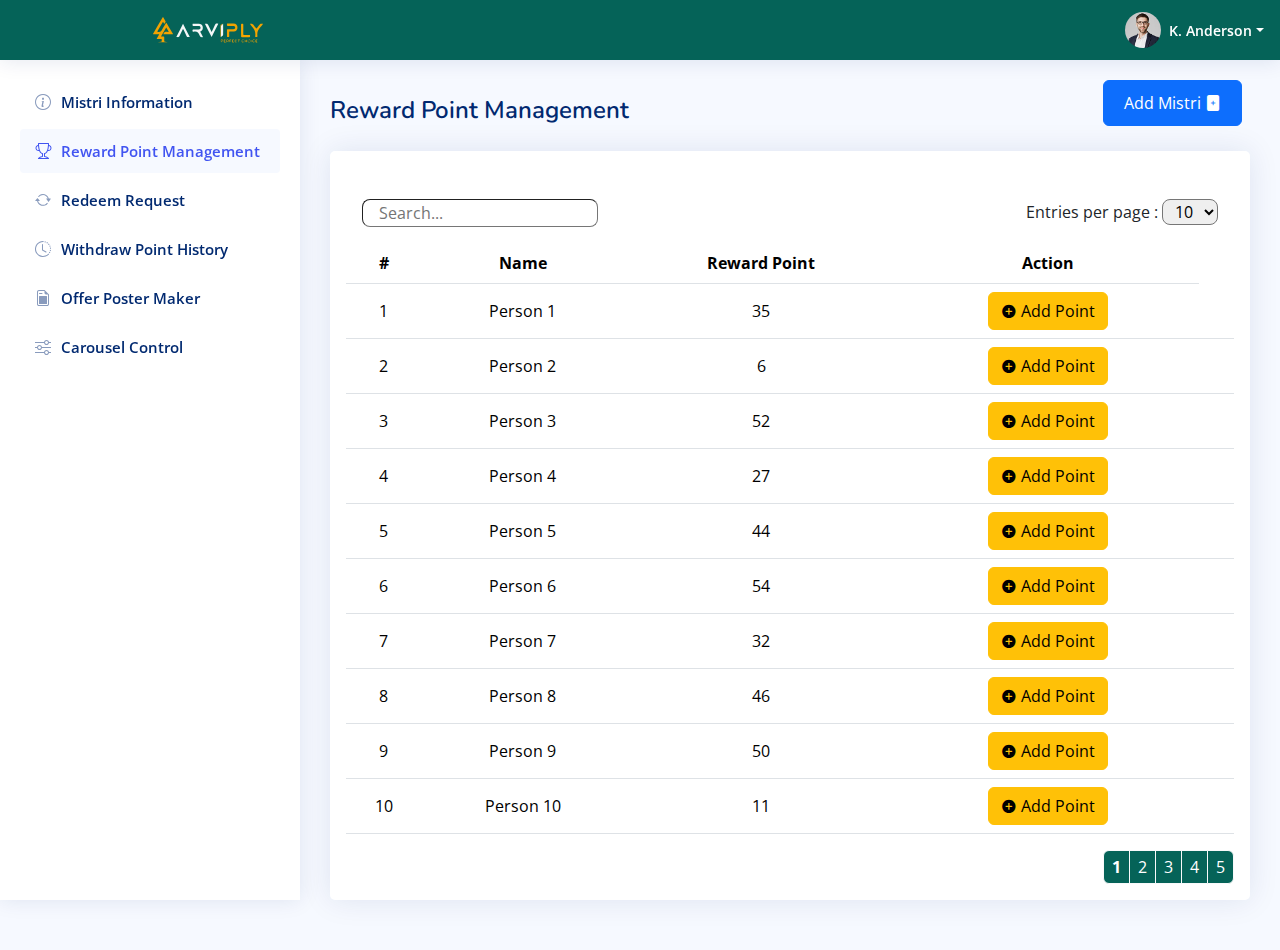
<file: rewardPoint.html>
<!DOCTYPE html>
<html lang="en">

<head>
    <meta charset="utf-8">
    <meta content="width=device-width, initial-scale=1.0" name="viewport">

    <title>Tables / Data - NiceAdmin Bootstrap Template</title>
    <meta content="" name="description">
    <meta content="" name="keywords">

    <!-- Favicons -->
    <link href="assets/img/favicon.png" rel="icon">
    <link href="assets/img/apple-touch-icon.png" rel="apple-touch-icon">

    <!-- Google Fonts -->
    <link href="https://fonts.gstatic.com" rel="preconnect">
    <link
        href="https://fonts.googleapis.com/css?family=Open+Sans:300,300i,400,400i,600,600i,700,700i|Nunito:300,300i,400,400i,600,600i,700,700i|Poppins:300,300i,400,400i,500,500i,600,600i,700,700i"
        rel="stylesheet">

    <!-- Vendor CSS Files -->
    <link href="assets/vendor/bootstrap/css/bootstrap.min.css" rel="stylesheet">
    <link href="assets/vendor/bootstrap-icons/bootstrap-icons.css" rel="stylesheet">
    <link href="assets/vendor/boxicons/css/boxicons.min.css" rel="stylesheet">
    <link href="assets/vendor/quill/quill.snow.css" rel="stylesheet">
    <link href="assets/vendor/quill/quill.bubble.css" rel="stylesheet">
    <link href="assets/vendor/remixicon/remixicon.css" rel="stylesheet">
    <link href="assets/vendor/simple-datatables/style.css" rel="stylesheet">

    <!-- Template Main CSS File -->
    <link href="assets/css/style.css" rel="stylesheet">

    <!-- =======================================================
  * Template Name: NiceAdmin
  * Template URL: https://bootstrapmade.com/nice-admin-bootstrap-admin-html-template/
  * Updated: Apr 20 2024 with Bootstrap v5.3.3
  * Author: BootstrapMade.com
  * License: https://bootstrapmade.com/license/
  ======================================================== -->
</head>

<body onload="onPageLoad('point')">

    <!-- ======= Header ======= -->
    <header id="header" class="header fixed-top d-flex align-items-center">

        <div><i class="bi bi-list toggle-sidebar-btn pe-5"></i></div>
        <div class="d-flex align-items-center ps-5">
            <a href="index.html" class="logo d-flex align-items-center">
                <img src="assets/img/arviply_logo.svg" alt="">
            </a>
        </div><!-- End Logo -->


        <nav class="header-nav ms-auto">
            <ul class="d-flex align-items-center">

                <li class="nav-item dropdown pe-3">

                    <a class="nav-link nav-profile d-flex align-items-center pe-0" href="#" data-bs-toggle="dropdown">
                        <img src="assets/img/profile-img.jpg" alt="Profile" class="rounded-circle">
                        <span class="d-none d-md-block dropdown-toggle ps-2">K. Anderson</span>
                    </a><!-- End Profile Iamge Icon -->

                    <ul class="dropdown-menu dropdown-menu-end dropdown-menu-arrow profile">
                        <li class="dropdown-header">
                            <h6>Kevin Anderson</h6>
                            <span>Web Designer</span>
                        </li>
                        <li>
                            <hr class="dropdown-divider">
                        </li>

                        <li>
                            <a class="dropdown-item d-flex align-items-center" href="profile.html">
                                <i class="bi bi-person"></i>
                                <span>My Profile</span>
                            </a>
                        </li>
                        <li>
                            <hr class="dropdown-divider">
                        </li>

                        <li>
                            <a class="dropdown-item d-flex align-items-center" href="login.html">
                                <i class="bi bi-box-arrow-right"></i>
                                <span>Sign Out</span>
                            </a>
                        </li>

                    </ul><!-- End Profile Dropdown Items -->
                </li><!-- End Profile Nav -->

            </ul>
        </nav><!-- End Icons Navigation -->

    </header><!-- End Header -->

    <!-- ======= Sidebar ======= -->
    <aside id="sidebar" class="sidebar">

        <ul class="sidebar-nav" id="sidebar-nav">

            <li class="nav-item">
                <a class="nav-link collapsed" href="index.html">
                    <i class="bi bi-info-circle"></i>
                    <span>Mistri Information</span>
                </a>
            </li><!-- End Dashboard Nav -->


            <li class="nav-item">
                <a class="nav-link " href="rewardPoint.html">
                    <i class="bi bi-trophy"></i>
                    <span>Reward Point Management</span>
                </a>
            </li><!-- End Reward Point Management Page Nav -->

            <li class="nav-item">
                <a class="nav-link collapsed" href="redeemRequest.html">
                    <i class="bi bi-arrow-repeat"></i>
                    <span>Redeem Request</span>
                </a>
            </li><!-- End Redeem Request Page Nav -->

            <li class="nav-item">
                <a class="nav-link collapsed" href="withdrawPointHistory.html">
                    <i class="bi bi-clock-history"></i>
                    <span>Withdraw Point History</span>
                </a>
            </li><!-- End Withdraw Point History Page Nav -->

            <li class="nav-item">
                <a class="nav-link collapsed" href="offerPosterMaker.html">
                    <i class="bi bi-file-earmark-post"></i>
                    <span>Offer Poster Maker</span>
                </a>
            </li><!-- End Offer Poster Maker Page Nav -->

            <li class="nav-item">
                <a class="nav-link collapsed" href="carouselControl.html">
                    <i class="bi bi-sliders"></i>
                    <span>Carousel Control</span>
                </a>
            </li><!-- End Carousel Control Page Nav -->

        </ul>

    </aside><!-- End Sidebar-->

    <main id="main" class="main">
        <div class="d-flex justify-content-between">
            <div class="pagetitle py-3 ">
                <h1>Reward Point Management</h1>
            </div><!-- End Page Title -->
            <div class="d-flex justify-content-end">
                <a href="add-mistri.html">
                    <button type="button" class="btn btn-primary mistri-btn me-2">Add Mistri
                        <i class="bi  bi-file-plus-fill p-0"></i>
                    </button>
                </a>
            </div>
        </div>



        <section class="section border border-0 rounded-5">
            <div class="row">
                <div class="col-lg-12">

                    <div class="card px-3 pb-3">
                        <div class="card-body p-3">
                            <!-- Table with stripped rows -->
                        </div>
                        <div class=" d-flex justify-content-between my-3">
                            <div class="mx-3  ">
                                <input type="text" id="searchInput" placeholder="Search..."
                                    onkeyup="searchTable('point')" class="px-3 rounded-3 border-1">
                            </div>
                            <div class="mx-3">
                                <label for="entriesPerPage">Entries per page : </label>
                                <select id="entriesPerPage" class=" px-2 rounded-3" onchange="updateTable('point')">
                                    <option value="5">5</option>
                                    <option value="10" selected>10</option>
                                    <option value="15">15</option>
                                </select>
                            </div>
                        </div>
                        <table class="table text-center align-middle" id="dataTable">
                            <thead>
                                <tr>
                                    <th>#</th>
                                    <th>Name</th>
                                    <th>Reward Point</th>
                                    <th>Action</th>
                                </tr>
                            </thead>
                            <tbody>

                            </tbody>
                        </table>
                        <div id="pagination" class="btn-group ms-auto">
                            <!-- Pagination buttons will be dynamically added by JavaScript -->
                        </div>

                    </div>
                </div>

            </div>
            </div>
        </section>


        <div class="modal fade" id="verticalycentered" tabindex="-1">
            <div class="modal-dialog modal-dialog-centered">
                <div class="modal-content rewardPointModel">
                    <div class="modal-header">
                        <h5 class="modal-title">Reward Point</h5>
                        <span class="ms-auto" data-bs-dismiss="modal" aria-label="Close"><i class=" bx bx-x"></i></span>
                        <!-- <button type="button" class="btn-close closeButton" data-bs-dismiss="modal" aria-label="Close" style="color: white;"></button> -->
                    </div>
                    <div class="modal-body ">
                        <div class="col-12">
                            <label for="rewardpoint1" class="form-label">ADD POINT</label>
                            <input type="number" class="form-control" id="rewardpoint1">
                        </div>
                    </div>
                    <div class="modal-footer">
                        <button type="button" class="btn btn-warning fw-bold">Save changes</button>
                    </div>
                </div>
            </div>
        </div><!-- Reward Point Modal-->

    </main><!-- End #main -->


    <a href="#" class="back-to-top d-flex align-items-center justify-content-center"><i
            class="bi bi-arrow-up-short"></i></a>
    <script>
        function onPageLoad(index) {
            console.log("Initializing table on page refresh...");
            updateTable(index); // Initialize the table with pagination and data
        }
    </script>
    <!-- Vendor JS Files -->
    <script src="assets/vendor/apexcharts/apexcharts.min.js"></script>
    <script src="assets/vendor/bootstrap/js/bootstrap.bundle.min.js"></script>
    <script src="assets/vendor/chart.js/chart.umd.js"></script>
    <script src="assets/vendor/echarts/echarts.min.js"></script>
    <script src="assets/vendor/quill/quill.js"></script>
    <script src="assets/vendor/simple-datatables/simple-datatables.js"></script>
    <script src="assets/vendor/tinymce/tinymce.min.js"></script>
    <script src="assets/vendor/php-email-form/validate.js"></script>
    <script src="assets/js/script.js"></script>

    <!-- Template Main JS File -->
    <script src="assets/js/main.js"></script>

</body>

</html>
</file>
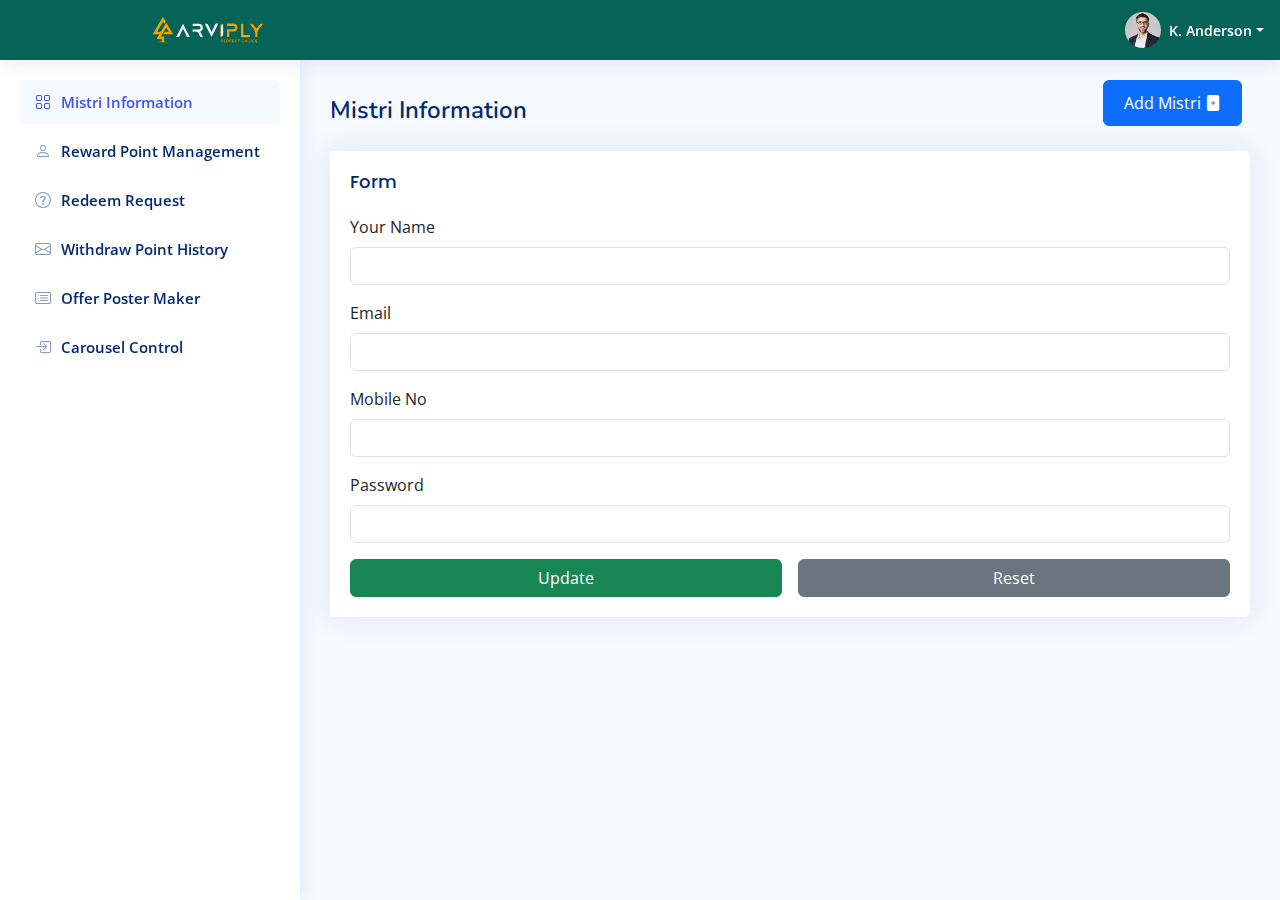
<file: update-mistri.html>
<!DOCTYPE html>
<html lang="en">

<head>
    <meta charset="utf-8">
    <meta content="width=device-width, initial-scale=1.0" name="viewport">

    <title>Tables / Data - NiceAdmin Bootstrap Template</title>
    <meta content="" name="description">
    <meta content="" name="keywords">

    <!-- Favicons -->
    <link href="assets/img/favicon.png" rel="icon">
    <link href="assets/img/apple-touch-icon.png" rel="apple-touch-icon">

    <!-- Google Fonts -->
    <link href="https://fonts.gstatic.com" rel="preconnect">
    <link
        href="https://fonts.googleapis.com/css?family=Open+Sans:300,300i,400,400i,600,600i,700,700i|Nunito:300,300i,400,400i,600,600i,700,700i|Poppins:300,300i,400,400i,500,500i,600,600i,700,700i"
        rel="stylesheet">

    <!-- Vendor CSS Files -->
    <link href="assets/vendor/bootstrap/css/bootstrap.min.css" rel="stylesheet">
    <link href="assets/vendor/bootstrap-icons/bootstrap-icons.css" rel="stylesheet">
    <link href="assets/vendor/boxicons/css/boxicons.min.css" rel="stylesheet">
    <link href="assets/vendor/quill/quill.snow.css" rel="stylesheet">
    <link href="assets/vendor/quill/quill.bubble.css" rel="stylesheet">
    <link href="assets/vendor/remixicon/remixicon.css" rel="stylesheet">
    <link href="assets/vendor/simple-datatables/style.css" rel="stylesheet">

    <!-- Template Main CSS File -->
    <link href="assets/css/style.css" rel="stylesheet">

    <!-- =======================================================
  * Template Name: NiceAdmin
  * Template URL: https://bootstrapmade.com/nice-admin-bootstrap-admin-html-template/
  * Updated: Apr 20 2024 with Bootstrap v5.3.3
  * Author: BootstrapMade.com
  * License: https://bootstrapmade.com/license/
  ======================================================== -->
</head>

<body>

    <!-- ======= Header ======= -->
    <header id="header" class="header fixed-top d-flex align-items-center">

        <div><i class="bi bi-list toggle-sidebar-btn pe-5"></i></div>
        <div class="d-flex align-items-center ps-5">
            <a href="index.html" class="logo d-flex align-items-center">
                <img src="assets/img/arviply_logo.svg" alt="">
            </a>
        </div><!-- End Logo -->



        <nav class="header-nav ms-auto">
            <ul class="d-flex align-items-center">

                <li class="nav-item dropdown pe-3">

                    <a class="nav-link nav-profile d-flex align-items-center pe-0" href="#" data-bs-toggle="dropdown">
                        <img src="assets/img/profile-img.jpg" alt="Profile" class="rounded-circle">
                        <span class="d-none d-md-block dropdown-toggle ps-2">K. Anderson</span>
                    </a><!-- End Profile Iamge Icon -->

                    <ul class="dropdown-menu dropdown-menu-end dropdown-menu-arrow profile">
                        <li class="dropdown-header">
                            <h6>Kevin Anderson</h6>
                            <span>Web Designer</span>
                        </li>
                        <li>
                            <hr class="dropdown-divider">
                        </li>

                        <li>
                            <a class="dropdown-item d-flex align-items-center" href="profile.html">
                                <i class="bi bi-person"></i>
                                <span>My Profile</span>
                            </a>
                        </li>
                        <li>
                            <hr class="dropdown-divider">
                        </li>

                        <li>
                            <a class="dropdown-item d-flex align-items-center" href="login.html">
                                <i class="bi bi-box-arrow-right"></i>
                                <span>Sign Out</span>
                            </a>
                        </li>

                    </ul><!-- End Profile Dropdown Items -->
                </li><!-- End Profile Nav -->

            </ul>
        </nav><!-- End Icons Navigation -->

    </header><!-- End Header -->

    <!-- ======= Sidebar ======= -->
    <aside id="sidebar" class="sidebar">

        <ul class="sidebar-nav" id="sidebar-nav">

            <li class="nav-item">
                <a class="nav-link" href="index.html">
                    <i class="bi bi-grid"></i>
                    <span>Mistri Information</span>
                </a>
            </li><!-- End Dashboard Nav -->


            <li class="nav-item">
                <a class="nav-link collapsed" href="rewardPoint.html">
                    <i class="bi bi-person"></i>
                    <span>Reward Point Management</span>
                </a>
            </li><!-- End Reward Point Management Page Nav -->

            <li class="nav-item">
                <a class="nav-link collapsed" href="redeemRequest.html">
                    <i class="bi bi-question-circle"></i>
                    <span>Redeem Request</span>
                </a>
            </li><!-- End Redeem Request Page Nav -->

            <li class="nav-item">
                <a class="nav-link collapsed" href="withdrawPointHistory.html">
                    <i class="bi bi-envelope"></i>
                    <span>Withdraw Point History</span>
                </a>
            </li><!-- End Withdraw Point History Page Nav -->

            <li class="nav-item">
                <a class="nav-link collapsed" href="offerPosterMaker.html">
                    <i class="bi bi-card-list"></i>
                    <span>Offer Poster Maker</span>
                </a>
            </li><!-- End Offer Poster Maker Page Nav -->

            <li class="nav-item">
                <a class="nav-link collapsed" href="carouselControl.html">
                    <i class="bi bi-box-arrow-in-right"></i>
                    <span>Carousel Control</span>
                </a>
            </li><!-- End Carousel Control Page Nav -->

        </ul>

    </aside><!-- End Sidebar-->

    <main id="main" class="main">

        <div class="d-flex justify-content-between">
            <div class="pagetitle py-3 ">
                <h1>Mistri Information</h1>
            </div><!-- End Page Title -->
            <div class="d-flex justify-content-end">
                <a href="add-mistri.html">
                    <button type="button" class="btn btn-primary mistri-btn me-2">Add Mistri
                        <i class="bi  bi-file-plus-fill p-0"></i>
                    </button>
                </a>
            </div>
        </div>


        <section class="section ">
            <div class="row">
                
                <div class="col-lg-12">
                    <div class="card">
                        <div class="card-body">
                            <h5 class="card-title"> Form</h5>

                            <form class="row g-3">
                                <div class="col-12">
                                    <label for="inputNanme4" class="form-label">Your Name</label>
                                    <input type="text" class="form-control" id="inputNanme4">
                                </div>
                                <div class="col-12">
                                    <label for="inputEmail4" class="form-label">Email</label>
                                    <input type="email" class="form-control" id="inputEmail4">
                                </div>
                                <div class="col-12">
                                    <label for="inputMobile" class="form-label">Mobile No</label>
                                    <input type="text" class="form-control" id="inputMobile"
                                        >
                                </div>
                                <div class="col-12">
                                    <label for="inputPassword4" class="form-label">Password</label>
                                    <input type="password" class="form-control" id="inputPassword4">
                                </div>
                                <div class="col-sm-6 col-12 ">
                                    <div class="d-grid  ">
                                        <button class="btn btn-success" type="button">Update</button>
                                    </div>
                                </div>
                                <div class="col-sm-6 col-12 ">
                                    <div class="d-grid  ">
                                        <button type="reset" class="btn btn-secondary">Reset</button>
                                    </div>
                                </div>
                            </form><!-- Vertical Form -->
                        </div>
                    </div>
                </div>
            </div>
        </section>

    </main><!-- End #main -->

    
    <a href="#" class="back-to-top d-flex align-items-center justify-content-center"><i
            class="bi bi-arrow-up-short"></i></a>

    <!-- Vendor JS Files -->
    <script src="assets/vendor/apexcharts/apexcharts.min.js"></script>
    <script src="assets/vendor/bootstrap/js/bootstrap.bundle.min.js"></script>
    <script src="assets/vendor/chart.js/chart.umd.js"></script>
    <script src="assets/vendor/echarts/echarts.min.js"></script>
    <script src="assets/vendor/quill/quill.js"></script>
    <script src="assets/vendor/simple-datatables/simple-datatables.js"></script>
    <script src="assets/vendor/tinymce/tinymce.min.js"></script>
    <script src="assets/vendor/php-email-form/validate.js"></script>

    <!-- Template Main JS File -->
    <script src="assets/js/main.js"></script>

</body>

</html>
</file>
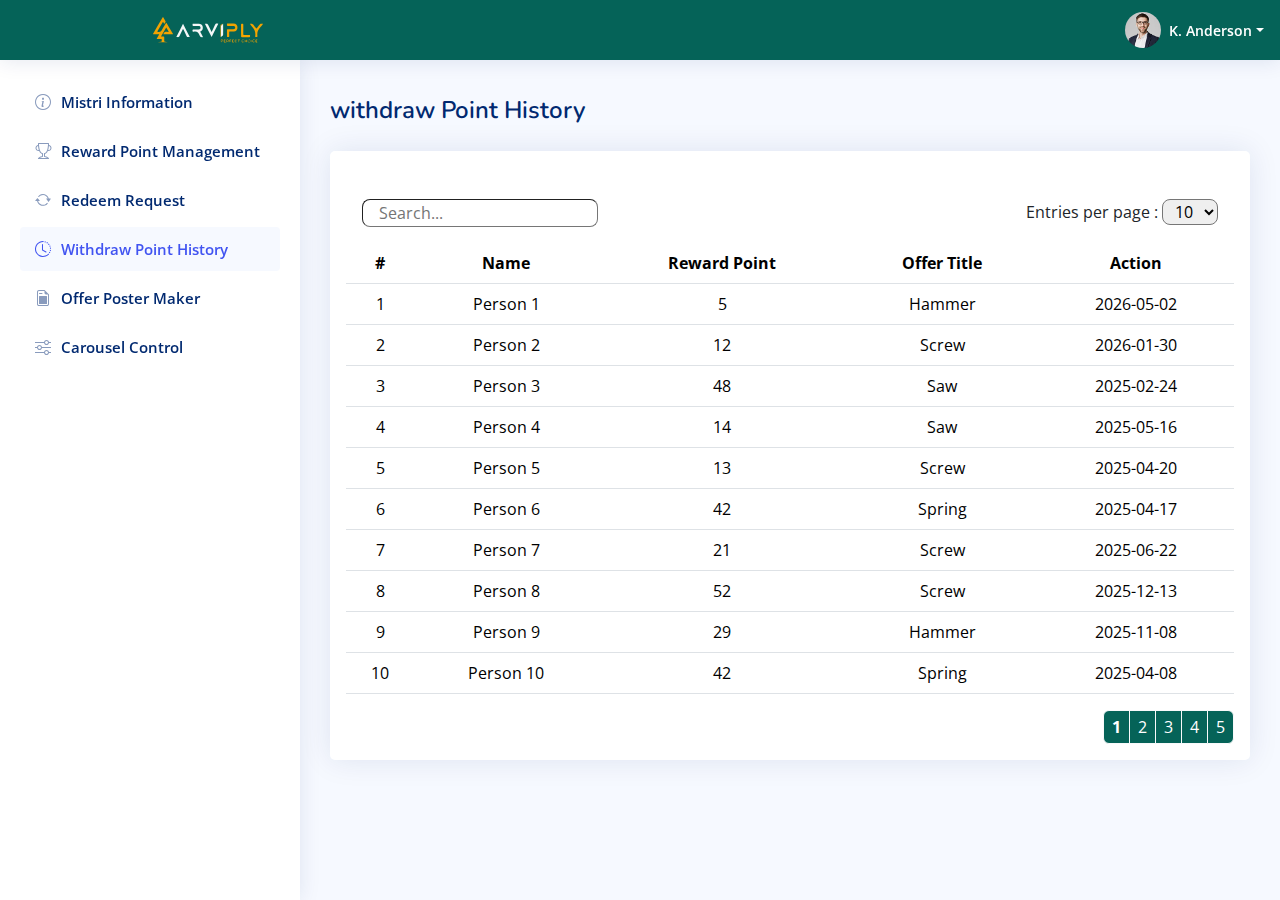
<file: withdrawPointHistory.html>
<!DOCTYPE html>
<html lang="en">

<head>
    <meta charset="utf-8">
    <meta content="width=device-width, initial-scale=1.0" name="viewport">

    <title>Tables / Data - NiceAdmin Bootstrap Template</title>
    <meta content="" name="description">
    <meta content="" name="keywords">

    <!-- Favicons -->
    <link href="assets/img/favicon.png" rel="icon">
    <link href="assets/img/apple-touch-icon.png" rel="apple-touch-icon">

    <!-- Google Fonts -->
    <link href="https://fonts.gstatic.com" rel="preconnect">
    <link
        href="https://fonts.googleapis.com/css?family=Open+Sans:300,300i,400,400i,600,600i,700,700i|Nunito:300,300i,400,400i,600,600i,700,700i|Poppins:300,300i,400,400i,500,500i,600,600i,700,700i"
        rel="stylesheet">

    <!-- Vendor CSS Files -->
    <link href="assets/vendor/bootstrap/css/bootstrap.min.css" rel="stylesheet">
    <link href="assets/vendor/bootstrap-icons/bootstrap-icons.css" rel="stylesheet">
    <link href="assets/vendor/boxicons/css/boxicons.min.css" rel="stylesheet">
    <link href="assets/vendor/quill/quill.snow.css" rel="stylesheet">
    <link href="assets/vendor/quill/quill.bubble.css" rel="stylesheet">
    <link href="assets/vendor/remixicon/remixicon.css" rel="stylesheet">
    <link href="assets/vendor/simple-datatables/style.css" rel="stylesheet">

    <!-- Template Main CSS File -->
    <link href="assets/css/style.css" rel="stylesheet">

    <!-- =======================================================
  * Template Name: NiceAdmin
  * Template URL: https://bootstrapmade.com/nice-admin-bootstrap-admin-html-template/
  * Updated: Apr 20 2024 with Bootstrap v5.3.3
  * Author: BootstrapMade.com
  * License: https://bootstrapmade.com/license/
  ======================================================== -->
</head>

<body onload="onPageLoad('withdraw')">

    <!-- ======= Header ======= -->
    <header id="header" class="header fixed-top d-flex align-items-center">

        <div><i class="bi bi-list toggle-sidebar-btn pe-5"></i></div>
        <div class="d-flex align-items-center ps-5">
            <a href="index.html" class="logo d-flex align-items-center">
                <img src="assets/img/arviply_logo.svg" alt="">
            </a>
        </div><!-- End Logo -->




        <nav class="header-nav ms-auto">
            <ul class="d-flex align-items-center">

                <li class="nav-item dropdown pe-3">

                    <a class="nav-link nav-profile d-flex align-items-center pe-0" href="#" data-bs-toggle="dropdown">
                        <img src="assets/img/profile-img.jpg" alt="Profile" class="rounded-circle">
                        <span class="d-none d-md-block dropdown-toggle ps-2">K. Anderson</span>
                    </a><!-- End Profile Iamge Icon -->

                    <ul class="dropdown-menu dropdown-menu-end dropdown-menu-arrow profile">
                        <li class="dropdown-header">
                            <h6>Kevin Anderson</h6>
                            <span>Web Designer</span>
                        </li>
                        <li>
                            <hr class="dropdown-divider">
                        </li>

                        <li>
                            <a class="dropdown-item d-flex align-items-center" href="profile.html">
                                <i class="bi bi-person"></i>
                                <span>My Profile</span>
                            </a>
                        </li>
                        <li>
                            <hr class="dropdown-divider">
                        </li>

                        <li>
                            <a class="dropdown-item d-flex align-items-center" href="login.html">
                                <i class="bi bi-box-arrow-right"></i>
                                <span>Sign Out</span>
                            </a>
                        </li>

                    </ul><!-- End Profile Dropdown Items -->
                </li><!-- End Profile Nav -->

            </ul>
        </nav><!-- End Icons Navigation -->

    </header><!-- End Header -->

    <!-- ======= Sidebar ======= -->
    <aside id="sidebar" class="sidebar">

        <ul class="sidebar-nav" id="sidebar-nav">

            <li class="nav-item">
                <a class="nav-link collapsed" href="index.html">
                    <i class="bi bi-info-circle"></i>
                    <span>Mistri Information</span>
                </a>
            </li><!-- End Dashboard Nav -->


            <li class="nav-item">
                <a class="nav-link collapsed" href="rewardPoint.html">
                    <i class="bi bi-trophy"></i>
                    <span>Reward Point Management</span>
                </a>
            </li><!-- End Reward Point Management Page Nav -->

            <li class="nav-item">
                <a class="nav-link collapsed" href="redeemRequest.html">
                    <i class="bi bi-arrow-repeat"></i>
                    <span>Redeem Request</span>
                </a>
            </li><!-- End Redeem Request Page Nav -->

            <li class="nav-item">
                <a class="nav-link " href="withdrawPointHistory.html">
                    <i class="bi bi-clock-history"></i>
                    <span>Withdraw Point History</span>
                </a>
            </li><!-- End Withdraw Point History Page Nav -->

            <li class="nav-item">
                <a class="nav-link collapsed" href="offerPosterMaker.html">
                    <i class="bi bi-file-earmark-post"></i>
                    <span>Offer Poster Maker</span>
                </a>
            </li><!-- End Offer Poster Maker Page Nav -->

            <li class="nav-item">
                <a class="nav-link collapsed" href="carouselControl.html">
                    <i class="bi bi-sliders"></i>
                    <span>Carousel Control</span>
                </a>
            </li><!-- End Carousel Control Page Nav -->

        </ul>

    </aside><!-- End Sidebar-->

    <main id="main" class="main">

        <div class="pagetitle py-3 ">
            <h1>withdraw Point History</h1>
        </div><!-- End Page Title -->

        <section class="section border border-0 rounded-5">
            <div class="row">
                <div class="col-lg-12">

                    <div class="card px-3 pb-3">
                        <div class="card-body p-3">
                            <!-- Table with stripped rows -->
                        </div>
                        <div class=" d-flex justify-content-between my-3">
                            <div class="mx-3  ">
                                <input type="text" id="searchInput" placeholder="Search..."
                                    onkeyup="searchTable('withdraw')" class="px-3 rounded-3 border-1">
                            </div>
                            <div class="mx-3">
                                <label for="entriesPerPage">Entries per page : </label>
                                <select id="entriesPerPage" onchange="updateTable('withdraw')" class=" px-2 rounded-3">
                                    <option value="5">5</option>
                                    <option value="10" selected>10</option>
                                    <option value="15">15</option>
                                </select>
                            </div>
                        </div>
                        <table class="table text-center align-middle" id="dataTable">
                            
                            <thead>
                                <tr>
                                    <th>#</th>
                                    <th>Name</th>
                                    <th>Reward Point</th>
                                    <th>Offer Title</th>
                                    <th>Action</th>
                                </tr>
                            </thead>
                            <tbody>

                            </tbody>
                        </table>
                        <div id="pagination" class="btn-group ms-auto">
                            <!-- Pagination buttons will be dynamically added by JavaScript -->
                        </div>

                    </div>
                </div>

            </div>
            </div>
        </section>
        <div class="modal fade" id="AcceptModel" tabindex="-1">
            <div class="modal-dialog modal-dialog-centered">
                <div class="modal-content rewardPointModel">
                    <div class="modal-header">
                        <h5 class="modal-title">Reward Point</h5>
                        <span class="ms-auto" data-bs-dismiss="modal" aria-label="Close"><i class=" bx bx-x"></i></span>
                        <!-- <button type="button" class="btn-close closeButton" data-bs-dismiss="modal" aria-label="Close" style="color: white;"></button> -->
                    </div>
                    <div class="modal-body ">
                        <div class="col-12">
                            <label for="rewardpoint1" class="form-label">ADD POINT</label>
                            <input type="number" class="form-control" id="rewardpoint1">
                        </div>
                    </div>
                    <div class="modal-footer">
                        <button type="button" class="btn btn-warning fw-bold">Save changes</button>
                        <button type="button" class="btn btn-warning fw-bold">Save changes</button>
                    </div>
                </div>
            </div>
        </div><!-- Reward Point Modal-->
        <div class="modal fade" id="DeniedModel" tabindex="-1">
            <div class="modal-dialog modal-dialog-centered">
                <div class="modal-content deniedModel">
                    <div class="modal-header">
                        <h5 class="modal-title">Reward Point</h5>
                        <span class="ms-auto" data-bs-dismiss="modal" aria-label="Close"><i class=" bx bx-x"></i></span>
                        <!-- <button type="button" class="btn-close closeButton" data-bs-dismiss="modal" aria-label="Close" style="color: white;"></button> -->
                    </div>
                    <div class="modal-body ">
                        <div class="icon">
                            <i class="bi bi-x-circle"></i>

                        </div>
                    </div>
                    <div class="modal-footer">
                        <button type="button" class="btn btn-success fw-bold">Yes</button>
                        <button type="button" class="btn btn-danger fw-bold">No</button>
                    </div>
                </div>
            </div>
        </div><!-- Reward Point Modal-->

    </main><!-- End #main -->


    <a href="#" class="back-to-top d-flex align-items-center justify-content-center"><i
            class="bi bi-arrow-up-short"></i></a>
    <script>
        function onPageLoad(index) {
            console.log("Initializing table on page refresh...");
            updateTable(index); // Initialize the table with pagination and data
        }
    </script>


    <!-- Vendor JS Files -->
    <script src="assets/vendor/apexcharts/apexcharts.min.js"></script>
    <script src="assets/vendor/bootstrap/js/bootstrap.bundle.min.js"></script>
    <script src="assets/vendor/chart.js/chart.umd.js"></script>
    <script src="assets/vendor/echarts/echarts.min.js"></script>
    <script src="assets/vendor/quill/quill.js"></script>
    <script src="assets/vendor/simple-datatables/simple-datatables.js"></script>
    <script src="assets/vendor/tinymce/tinymce.min.js"></script>
    <script src="assets/vendor/php-email-form/validate.js"></script>
    <script src="assets/js/script.js"></script>

    <!-- Template Main JS File -->
    <script src="assets/js/main.js"></script>

</body>

</html>
</file>
<file: assets/vendor/quill/quill.snow.css>
/*!
 * Quill Editor v2.0.2
 * https://quilljs.com
 * Copyright (c) 2017-2024, Slab
 * Copyright (c) 2014, Jason Chen
 * Copyright (c) 2013, salesforce.com
 */
.ql-container{box-sizing:border-box;font-family:Helvetica,Arial,sans-serif;font-size:13px;height:100%;margin:0;position:relative}.ql-container.ql-disabled .ql-tooltip{visibility:hidden}.ql-container:not(.ql-disabled) li[data-list=checked] > .ql-ui,.ql-container:not(.ql-disabled) li[data-list=unchecked] > .ql-ui{cursor:pointer}.ql-clipboard{left:-100000px;height:1px;overflow-y:hidden;position:absolute;top:50%}.ql-clipboard p{margin:0;padding:0}.ql-editor{box-sizing:border-box;counter-reset:list-0 list-1 list-2 list-3 list-4 list-5 list-6 list-7 list-8 list-9;line-height:1.42;height:100%;outline:none;overflow-y:auto;padding:12px 15px;tab-size:4;-moz-tab-size:4;text-align:left;white-space:pre-wrap;word-wrap:break-word}.ql-editor > *{cursor:text}.ql-editor p,.ql-editor ol,.ql-editor pre,.ql-editor blockquote,.ql-editor h1,.ql-editor h2,.ql-editor h3,.ql-editor h4,.ql-editor h5,.ql-editor h6{margin:0;padding:0}@supports (counter-set:none){.ql-editor p,.ql-editor h1,.ql-editor h2,.ql-editor h3,.ql-editor h4,.ql-editor h5,.ql-editor h6{counter-set:list-0 list-1 list-2 list-3 list-4 list-5 list-6 list-7 list-8 list-9}}@supports not (counter-set:none){.ql-editor p,.ql-editor h1,.ql-editor h2,.ql-editor h3,.ql-editor h4,.ql-editor h5,.ql-editor h6{counter-reset:list-0 list-1 list-2 list-3 list-4 list-5 list-6 list-7 list-8 list-9}}.ql-editor table{border-collapse:collapse}.ql-editor td{border:1px solid #000;padding:2px 5px}.ql-editor ol{padding-left:1.5em}.ql-editor li{list-style-type:none;padding-left:1.5em;position:relative}.ql-editor li > .ql-ui:before{display:inline-block;margin-left:-1.5em;margin-right:.3em;text-align:right;white-space:nowrap;width:1.2em}.ql-editor li[data-list=checked] > .ql-ui,.ql-editor li[data-list=unchecked] > .ql-ui{color:#777}.ql-editor li[data-list=bullet] > .ql-ui:before{content:'\2022'}.ql-editor li[data-list=checked] > .ql-ui:before{content:'\2611'}.ql-editor li[data-list=unchecked] > .ql-ui:before{content:'\2610'}@supports (counter-set:none){.ql-editor li[data-list]{counter-set:list-1 list-2 list-3 list-4 list-5 list-6 list-7 list-8 list-9}}@supports not (counter-set:none){.ql-editor li[data-list]{counter-reset:list-1 list-2 list-3 list-4 list-5 list-6 list-7 list-8 list-9}}.ql-editor li[data-list=ordered]{counter-increment:list-0}.ql-editor li[data-list=ordered] > .ql-ui:before{content:counter(list-0, decimal) '. '}.ql-editor li[data-list=ordered].ql-indent-1{counter-increment:list-1}.ql-editor li[data-list=ordered].ql-indent-1 > .ql-ui:before{content:counter(list-1, lower-alpha) '. '}@supports (counter-set:none){.ql-editor li[data-list].ql-indent-1{counter-set:list-2 list-3 list-4 list-5 list-6 list-7 list-8 list-9}}@supports not (counter-set:none){.ql-editor li[data-list].ql-indent-1{counter-reset:list-2 list-3 list-4 list-5 list-6 list-7 list-8 list-9}}.ql-editor li[data-list=ordered].ql-indent-2{counter-increment:list-2}.ql-editor li[data-list=ordered].ql-indent-2 > .ql-ui:before{content:counter(list-2, lower-roman) '. '}@supports (counter-set:none){.ql-editor li[data-list].ql-indent-2{counter-set:list-3 list-4 list-5 list-6 list-7 list-8 list-9}}@supports not (counter-set:none){.ql-editor li[data-list].ql-indent-2{counter-reset:list-3 list-4 list-5 list-6 list-7 list-8 list-9}}.ql-editor li[data-list=ordered].ql-indent-3{counter-increment:list-3}.ql-editor li[data-list=ordered].ql-indent-3 > .ql-ui:before{content:counter(list-3, decimal) '. '}@supports (counter-set:none){.ql-editor li[data-list].ql-indent-3{counter-set:list-4 list-5 list-6 list-7 list-8 list-9}}@supports not (counter-set:none){.ql-editor li[data-list].ql-indent-3{counter-reset:list-4 list-5 list-6 list-7 list-8 list-9}}.ql-editor li[data-list=ordered].ql-indent-4{counter-increment:list-4}.ql-editor li[data-list=ordered].ql-indent-4 > .ql-ui:before{content:counter(list-4, lower-alpha) '. '}@supports (counter-set:none){.ql-editor li[data-list].ql-indent-4{counter-set:list-5 list-6 list-7 list-8 list-9}}@supports not (counter-set:none){.ql-editor li[data-list].ql-indent-4{counter-reset:list-5 list-6 list-7 list-8 list-9}}.ql-editor li[data-list=ordered].ql-indent-5{counter-increment:list-5}.ql-editor li[data-list=ordered].ql-indent-5 > .ql-ui:before{content:counter(list-5, lower-roman) '. '}@supports (counter-set:none){.ql-editor li[data-list].ql-indent-5{counter-set:list-6 list-7 list-8 list-9}}@supports not (counter-set:none){.ql-editor li[data-list].ql-indent-5{counter-reset:list-6 list-7 list-8 list-9}}.ql-editor li[data-list=ordered].ql-indent-6{counter-increment:list-6}.ql-editor li[data-list=ordered].ql-indent-6 > .ql-ui:before{content:counter(list-6, decimal) '. '}@supports (counter-set:none){.ql-editor li[data-list].ql-indent-6{counter-set:list-7 list-8 list-9}}@supports not (counter-set:none){.ql-editor li[data-list].ql-indent-6{counter-reset:list-7 list-8 list-9}}.ql-editor li[data-list=ordered].ql-indent-7{counter-increment:list-7}.ql-editor li[data-list=ordered].ql-indent-7 > .ql-ui:before{content:counter(list-7, lower-alpha) '. '}@supports (counter-set:none){.ql-editor li[data-list].ql-indent-7{counter-set:list-8 list-9}}@supports not (counter-set:none){.ql-editor li[data-list].ql-indent-7{counter-reset:list-8 list-9}}.ql-editor li[data-list=ordered].ql-indent-8{counter-increment:list-8}.ql-editor li[data-list=ordered].ql-indent-8 > .ql-ui:before{content:counter(list-8, lower-roman) '. '}@supports (counter-set:none){.ql-editor li[data-list].ql-indent-8{counter-set:list-9}}@supports not (counter-set:none){.ql-editor li[data-list].ql-indent-8{counter-reset:list-9}}.ql-editor li[data-list=ordered].ql-indent-9{counter-increment:list-9}.ql-editor li[data-list=ordered].ql-indent-9 > .ql-ui:before{content:counter(list-9, decimal) '. '}.ql-editor .ql-indent-1:not(.ql-direction-rtl){padding-left:3em}.ql-editor li.ql-indent-1:not(.ql-direction-rtl){padding-left:4.5em}.ql-editor .ql-indent-1.ql-direction-rtl.ql-align-right{padding-right:3em}.ql-editor li.ql-indent-1.ql-direction-rtl.ql-align-right{padding-right:4.5em}.ql-editor .ql-indent-2:not(.ql-direction-rtl){padding-left:6em}.ql-editor li.ql-indent-2:not(.ql-direction-rtl){padding-left:7.5em}.ql-editor .ql-indent-2.ql-direction-rtl.ql-align-right{padding-right:6em}.ql-editor li.ql-indent-2.ql-direction-rtl.ql-align-right{padding-right:7.5em}.ql-editor .ql-indent-3:not(.ql-direction-rtl){padding-left:9em}.ql-editor li.ql-indent-3:not(.ql-direction-rtl){padding-left:10.5em}.ql-editor .ql-indent-3.ql-direction-rtl.ql-align-right{padding-right:9em}.ql-editor li.ql-indent-3.ql-direction-rtl.ql-align-right{padding-right:10.5em}.ql-editor .ql-indent-4:not(.ql-direction-rtl){padding-left:12em}.ql-editor li.ql-indent-4:not(.ql-direction-rtl){padding-left:13.5em}.ql-editor .ql-indent-4.ql-direction-rtl.ql-align-right{padding-right:12em}.ql-editor li.ql-indent-4.ql-direction-rtl.ql-align-right{padding-right:13.5em}.ql-editor .ql-indent-5:not(.ql-direction-rtl){padding-left:15em}.ql-editor li.ql-indent-5:not(.ql-direction-rtl){padding-left:16.5em}.ql-editor .ql-indent-5.ql-direction-rtl.ql-align-right{padding-right:15em}.ql-editor li.ql-indent-5.ql-direction-rtl.ql-align-right{padding-right:16.5em}.ql-editor .ql-indent-6:not(.ql-direction-rtl){padding-left:18em}.ql-editor li.ql-indent-6:not(.ql-direction-rtl){padding-left:19.5em}.ql-editor .ql-indent-6.ql-direction-rtl.ql-align-right{padding-right:18em}.ql-editor li.ql-indent-6.ql-direction-rtl.ql-align-right{padding-right:19.5em}.ql-editor .ql-indent-7:not(.ql-direction-rtl){padding-left:21em}.ql-editor li.ql-indent-7:not(.ql-direction-rtl){padding-left:22.5em}.ql-editor .ql-indent-7.ql-direction-rtl.ql-align-right{padding-right:21em}.ql-editor li.ql-indent-7.ql-direction-rtl.ql-align-right{padding-right:22.5em}.ql-editor .ql-indent-8:not(.ql-direction-rtl){padding-left:24em}.ql-editor li.ql-indent-8:not(.ql-direction-rtl){padding-left:25.5em}.ql-editor .ql-indent-8.ql-direction-rtl.ql-align-right{padding-right:24em}.ql-editor li.ql-indent-8.ql-direction-rtl.ql-align-right{padding-right:25.5em}.ql-editor .ql-indent-9:not(.ql-direction-rtl){padding-left:27em}.ql-editor li.ql-indent-9:not(.ql-direction-rtl){padding-left:28.5em}.ql-editor .ql-indent-9.ql-direction-rtl.ql-align-right{padding-right:27em}.ql-editor li.ql-indent-9.ql-direction-rtl.ql-align-right{padding-right:28.5em}.ql-editor li.ql-direction-rtl{padding-right:1.5em}.ql-editor li.ql-direction-rtl > .ql-ui:before{margin-left:.3em;margin-right:-1.5em;text-align:left}.ql-editor table{table-layout:fixed;width:100%}.ql-editor table td{outline:none}.ql-editor .ql-code-block-container{font-family:monospace}.ql-editor .ql-video{display:block;max-width:100%}.ql-editor .ql-video.ql-align-center{margin:0 auto}.ql-editor .ql-video.ql-align-right{margin:0 0 0 auto}.ql-editor .ql-bg-black{background-color:#000}.ql-editor .ql-bg-red{background-color:#e60000}.ql-editor .ql-bg-orange{background-color:#f90}.ql-editor .ql-bg-yellow{background-color:#ff0}.ql-editor .ql-bg-green{background-color:#008a00}.ql-editor .ql-bg-blue{background-color:#06c}.ql-editor .ql-bg-purple{background-color:#93f}.ql-editor .ql-color-white{color:#fff}.ql-editor .ql-color-red{color:#e60000}.ql-editor .ql-color-orange{color:#f90}.ql-editor .ql-color-yellow{color:#ff0}.ql-editor .ql-color-green{color:#008a00}.ql-editor .ql-color-blue{color:#06c}.ql-editor .ql-color-purple{color:#93f}.ql-editor .ql-font-serif{font-family:Georgia,Times New Roman,serif}.ql-editor .ql-font-monospace{font-family:Monaco,Courier New,monospace}.ql-editor .ql-size-small{font-size:.75em}.ql-editor .ql-size-large{font-size:1.5em}.ql-editor .ql-size-huge{font-size:2.5em}.ql-editor .ql-direction-rtl{direction:rtl;text-align:inherit}.ql-editor .ql-align-center{text-align:center}.ql-editor .ql-align-justify{text-align:justify}.ql-editor .ql-align-right{text-align:right}.ql-editor .ql-ui{position:absolute}.ql-editor.ql-blank::before{color:rgba(0,0,0,0.6);content:attr(data-placeholder);font-style:italic;left:15px;pointer-events:none;position:absolute;right:15px}.ql-snow.ql-toolbar:after,.ql-snow .ql-toolbar:after{clear:both;content:'';display:table}.ql-snow.ql-toolbar button,.ql-snow .ql-toolbar button{background:none;border:none;cursor:pointer;display:inline-block;float:left;height:24px;padding:3px 5px;width:28px}.ql-snow.ql-toolbar button svg,.ql-snow .ql-toolbar button svg{float:left;height:100%}.ql-snow.ql-toolbar button:active:hover,.ql-snow .ql-toolbar button:active:hover{outline:none}.ql-snow.ql-toolbar input.ql-image[type=file],.ql-snow .ql-toolbar input.ql-image[type=file]{display:none}.ql-snow.ql-toolbar button:hover,.ql-snow .ql-toolbar button:hover,.ql-snow.ql-toolbar button:focus,.ql-snow .ql-toolbar button:focus,.ql-snow.ql-toolbar button.ql-active,.ql-snow .ql-toolbar button.ql-active,.ql-snow.ql-toolbar .ql-picker-label:hover,.ql-snow .ql-toolbar .ql-picker-label:hover,.ql-snow.ql-toolbar .ql-picker-label.ql-active,.ql-snow .ql-toolbar .ql-picker-label.ql-active,.ql-snow.ql-toolbar .ql-picker-item:hover,.ql-snow .ql-toolbar .ql-picker-item:hover,.ql-snow.ql-toolbar .ql-picker-item.ql-selected,.ql-snow .ql-toolbar .ql-picker-item.ql-selected{color:#06c}.ql-snow.ql-toolbar button:hover .ql-fill,.ql-snow .ql-toolbar button:hover .ql-fill,.ql-snow.ql-toolbar button:focus .ql-fill,.ql-snow .ql-toolbar button:focus .ql-fill,.ql-snow.ql-toolbar button.ql-active .ql-fill,.ql-snow .ql-toolbar button.ql-active .ql-fill,.ql-snow.ql-toolbar .ql-picker-label:hover .ql-fill,.ql-snow .ql-toolbar .ql-picker-label:hover .ql-fill,.ql-snow.ql-toolbar .ql-picker-label.ql-active .ql-fill,.ql-snow .ql-toolbar .ql-picker-label.ql-active .ql-fill,.ql-snow.ql-toolbar .ql-picker-item:hover .ql-fill,.ql-snow .ql-toolbar .ql-picker-item:hover .ql-fill,.ql-snow.ql-toolbar .ql-picker-item.ql-selected .ql-fill,.ql-snow .ql-toolbar .ql-picker-item.ql-selected .ql-fill,.ql-snow.ql-toolbar button:hover .ql-stroke.ql-fill,.ql-snow .ql-toolbar button:hover .ql-stroke.ql-fill,.ql-snow.ql-toolbar button:focus .ql-stroke.ql-fill,.ql-snow .ql-toolbar button:focus .ql-stroke.ql-fill,.ql-snow.ql-toolbar button.ql-active .ql-stroke.ql-fill,.ql-snow .ql-toolbar button.ql-active .ql-stroke.ql-fill,.ql-snow.ql-toolbar .ql-picker-label:hover .ql-stroke.ql-fill,.ql-snow .ql-toolbar .ql-picker-label:hover .ql-stroke.ql-fill,.ql-snow.ql-toolbar .ql-picker-label.ql-active .ql-stroke.ql-fill,.ql-snow .ql-toolbar .ql-picker-label.ql-active .ql-stroke.ql-fill,.ql-snow.ql-toolbar .ql-picker-item:hover .ql-stroke.ql-fill,.ql-snow .ql-toolbar .ql-picker-item:hover .ql-stroke.ql-fill,.ql-snow.ql-toolbar .ql-picker-item.ql-selected .ql-stroke.ql-fill,.ql-snow .ql-toolbar .ql-picker-item.ql-selected .ql-stroke.ql-fill{fill:#06c}.ql-snow.ql-toolbar button:hover .ql-stroke,.ql-snow .ql-toolbar button:hover .ql-stroke,.ql-snow.ql-toolbar button:focus .ql-stroke,.ql-snow .ql-toolbar button:focus .ql-stroke,.ql-snow.ql-toolbar button.ql-active .ql-stroke,.ql-snow .ql-toolbar button.ql-active .ql-stroke,.ql-snow.ql-toolbar .ql-picker-label:hover .ql-stroke,.ql-snow .ql-toolbar .ql-picker-label:hover .ql-stroke,.ql-snow.ql-toolbar .ql-picker-label.ql-active .ql-stroke,.ql-snow .ql-toolbar .ql-picker-label.ql-active .ql-stroke,.ql-snow.ql-toolbar .ql-picker-item:hover .ql-stroke,.ql-snow .ql-toolbar .ql-picker-item:hover .ql-stroke,.ql-snow.ql-toolbar .ql-picker-item.ql-selected .ql-stroke,.ql-snow .ql-toolbar .ql-picker-item.ql-selected .ql-stroke,.ql-snow.ql-toolbar button:hover .ql-stroke-miter,.ql-snow .ql-toolbar button:hover .ql-stroke-miter,.ql-snow.ql-toolbar button:focus .ql-stroke-miter,.ql-snow .ql-toolbar button:focus .ql-stroke-miter,.ql-snow.ql-toolbar button.ql-active .ql-stroke-miter,.ql-snow .ql-toolbar button.ql-active .ql-stroke-miter,.ql-snow.ql-toolbar .ql-picker-label:hover .ql-stroke-miter,.ql-snow .ql-toolbar .ql-picker-label:hover .ql-stroke-miter,.ql-snow.ql-toolbar .ql-picker-label.ql-active .ql-stroke-miter,.ql-snow .ql-toolbar .ql-picker-label.ql-active .ql-stroke-miter,.ql-snow.ql-toolbar .ql-picker-item:hover .ql-stroke-miter,.ql-snow .ql-toolbar .ql-picker-item:hover .ql-stroke-miter,.ql-snow.ql-toolbar .ql-picker-item.ql-selected .ql-stroke-miter,.ql-snow .ql-toolbar .ql-picker-item.ql-selected .ql-stroke-miter{stroke:#06c}@media (pointer:coarse){.ql-snow.ql-toolbar button:hover:not(.ql-active),.ql-snow .ql-toolbar button:hover:not(.ql-active){color:#444}.ql-snow.ql-toolbar button:hover:not(.ql-active) .ql-fill,.ql-snow .ql-toolbar button:hover:not(.ql-active) .ql-fill,.ql-snow.ql-toolbar button:hover:not(.ql-active) .ql-stroke.ql-fill,.ql-snow .ql-toolbar button:hover:not(.ql-active) .ql-stroke.ql-fill{fill:#444}.ql-snow.ql-toolbar button:hover:not(.ql-active) .ql-stroke,.ql-snow .ql-toolbar button:hover:not(.ql-active) .ql-stroke,.ql-snow.ql-toolbar button:hover:not(.ql-active) .ql-stroke-miter,.ql-snow .ql-toolbar button:hover:not(.ql-active) .ql-stroke-miter{stroke:#444}}.ql-snow{box-sizing:border-box}.ql-snow *{box-sizing:border-box}.ql-snow .ql-hidden{display:none}.ql-snow .ql-out-bottom,.ql-snow .ql-out-top{visibility:hidden}.ql-snow .ql-tooltip{position:absolute;transform:translateY(10px)}.ql-snow .ql-tooltip a{cursor:pointer;text-decoration:none}.ql-snow .ql-tooltip.ql-flip{transform:translateY(-10px)}.ql-snow .ql-formats{display:inline-block;vertical-align:middle}.ql-snow .ql-formats:after{clear:both;content:'';display:table}.ql-snow .ql-stroke{fill:none;stroke:#444;stroke-linecap:round;stroke-linejoin:round;stroke-width:2}.ql-snow .ql-stroke-miter{fill:none;stroke:#444;stroke-miterlimit:10;stroke-width:2}.ql-snow .ql-fill,.ql-snow .ql-stroke.ql-fill{fill:#444}.ql-snow .ql-empty{fill:none}.ql-snow .ql-even{fill-rule:evenodd}.ql-snow .ql-thin,.ql-snow .ql-stroke.ql-thin{stroke-width:1}.ql-snow .ql-transparent{opacity:.4}.ql-snow .ql-direction svg:last-child{display:none}.ql-snow .ql-direction.ql-active svg:last-child{display:inline}.ql-snow .ql-direction.ql-active svg:first-child{display:none}.ql-snow .ql-editor h1{font-size:2em}.ql-snow .ql-editor h2{font-size:1.5em}.ql-snow .ql-editor h3{font-size:1.17em}.ql-snow .ql-editor h4{font-size:1em}.ql-snow .ql-editor h5{font-size:.83em}.ql-snow .ql-editor h6{font-size:.67em}.ql-snow .ql-editor a{text-decoration:underline}.ql-snow .ql-editor blockquote{border-left:4px solid #ccc;margin-bottom:5px;margin-top:5px;padding-left:16px}.ql-snow .ql-editor code,.ql-snow .ql-editor .ql-code-block-container{background-color:#f0f0f0;border-radius:3px}.ql-snow .ql-editor .ql-code-block-container{margin-bottom:5px;margin-top:5px;padding:5px 10px}.ql-snow .ql-editor code{font-size:85%;padding:2px 4px}.ql-snow .ql-editor .ql-code-block-container{background-color:#23241f;color:#f8f8f2;overflow:visible}.ql-snow .ql-editor img{max-width:100%}.ql-snow .ql-picker{color:#444;display:inline-block;float:left;font-size:14px;font-weight:500;height:24px;position:relative;vertical-align:middle}.ql-snow .ql-picker-label{cursor:pointer;display:inline-block;height:100%;padding-left:8px;padding-right:2px;position:relative;width:100%}.ql-snow .ql-picker-label::before{display:inline-block;line-height:22px}.ql-snow .ql-picker-options{background-color:#fff;display:none;min-width:100%;padding:4px 8px;position:absolute;white-space:nowrap}.ql-snow .ql-picker-options .ql-picker-item{cursor:pointer;display:block;padding-bottom:5px;padding-top:5px}.ql-snow .ql-picker.ql-expanded .ql-picker-label{color:#ccc;z-index:2}.ql-snow .ql-picker.ql-expanded .ql-picker-label .ql-fill{fill:#ccc}.ql-snow .ql-picker.ql-expanded .ql-picker-label .ql-stroke{stroke:#ccc}.ql-snow .ql-picker.ql-expanded .ql-picker-options{display:block;margin-top:-1px;top:100%;z-index:1}.ql-snow .ql-color-picker,.ql-snow .ql-icon-picker{width:28px}.ql-snow .ql-color-picker .ql-picker-label,.ql-snow .ql-icon-picker .ql-picker-label{padding:2px 4px}.ql-snow .ql-color-picker .ql-picker-label svg,.ql-snow .ql-icon-picker .ql-picker-label svg{right:4px}.ql-snow .ql-icon-picker .ql-picker-options{padding:4px 0}.ql-snow .ql-icon-picker .ql-picker-item{height:24px;width:24px;padding:2px 4px}.ql-snow .ql-color-picker .ql-picker-options{padding:3px 5px;width:152px}.ql-snow .ql-color-picker .ql-picker-item{border:1px solid transparent;float:left;height:16px;margin:2px;padding:0;width:16px}.ql-snow .ql-picker:not(.ql-color-picker):not(.ql-icon-picker) svg{position:absolute;margin-top:-9px;right:0;top:50%;width:18px}.ql-snow .ql-picker.ql-header .ql-picker-label[data-label]:not([data-label=''])::before,.ql-snow .ql-picker.ql-font .ql-picker-label[data-label]:not([data-label=''])::before,.ql-snow .ql-picker.ql-size .ql-picker-label[data-label]:not([data-label=''])::before,.ql-snow .ql-picker.ql-header .ql-picker-item[data-label]:not([data-label=''])::before,.ql-snow .ql-picker.ql-font .ql-picker-item[data-label]:not([data-label=''])::before,.ql-snow .ql-picker.ql-size .ql-picker-item[data-label]:not([data-label=''])::before{content:attr(data-label)}.ql-snow .ql-picker.ql-header{width:98px}.ql-snow .ql-picker.ql-header .ql-picker-label::before,.ql-snow .ql-picker.ql-header .ql-picker-item::before{content:'Normal'}.ql-snow .ql-picker.ql-header .ql-picker-label[data-value="1"]::before,.ql-snow .ql-picker.ql-header .ql-picker-item[data-value="1"]::before{content:'Heading 1'}.ql-snow .ql-picker.ql-header .ql-picker-label[data-value="2"]::before,.ql-snow .ql-picker.ql-header .ql-picker-item[data-value="2"]::before{content:'Heading 2'}.ql-snow .ql-picker.ql-header .ql-picker-label[data-value="3"]::before,.ql-snow .ql-picker.ql-header .ql-picker-item[data-value="3"]::before{content:'Heading 3'}.ql-snow .ql-picker.ql-header .ql-picker-label[data-value="4"]::before,.ql-snow .ql-picker.ql-header .ql-picker-item[data-value="4"]::before{content:'Heading 4'}.ql-snow .ql-picker.ql-header .ql-picker-label[data-value="5"]::before,.ql-snow .ql-picker.ql-header .ql-picker-item[data-value="5"]::before{content:'Heading 5'}.ql-snow .ql-picker.ql-header .ql-picker-label[data-value="6"]::before,.ql-snow .ql-picker.ql-header .ql-picker-item[data-value="6"]::before{content:'Heading 6'}.ql-snow .ql-picker.ql-header .ql-picker-item[data-value="1"]::before{font-size:2em}.ql-snow .ql-picker.ql-header .ql-picker-item[data-value="2"]::before{font-size:1.5em}.ql-snow .ql-picker.ql-header .ql-picker-item[data-value="3"]::before{font-size:1.17em}.ql-snow .ql-picker.ql-header .ql-picker-item[data-value="4"]::before{font-size:1em}.ql-snow .ql-picker.ql-header .ql-picker-item[data-value="5"]::before{font-size:.83em}.ql-snow .ql-picker.ql-header .ql-picker-item[data-value="6"]::before{font-size:.67em}.ql-snow .ql-picker.ql-font{width:108px}.ql-snow .ql-picker.ql-font .ql-picker-label::before,.ql-snow .ql-picker.ql-font .ql-picker-item::before{content:'Sans Serif'}.ql-snow .ql-picker.ql-font .ql-picker-label[data-value=serif]::before,.ql-snow .ql-picker.ql-font .ql-picker-item[data-value=serif]::before{content:'Serif'}.ql-snow .ql-picker.ql-font .ql-picker-label[data-value=monospace]::before,.ql-snow .ql-picker.ql-font .ql-picker-item[data-value=monospace]::before{content:'Monospace'}.ql-snow .ql-picker.ql-font .ql-picker-item[data-value=serif]::before{font-family:Georgia,Times New Roman,serif}.ql-snow .ql-picker.ql-font .ql-picker-item[data-value=monospace]::before{font-family:Monaco,Courier New,monospace}.ql-snow .ql-picker.ql-size{width:98px}.ql-snow .ql-picker.ql-size .ql-picker-label::before,.ql-snow .ql-picker.ql-size .ql-picker-item::before{content:'Normal'}.ql-snow .ql-picker.ql-size .ql-picker-label[data-value=small]::before,.ql-snow .ql-picker.ql-size .ql-picker-item[data-value=small]::before{content:'Small'}.ql-snow .ql-picker.ql-size .ql-picker-label[data-value=large]::before,.ql-snow .ql-picker.ql-size .ql-picker-item[data-value=large]::before{content:'Large'}.ql-snow .ql-picker.ql-size .ql-picker-label[data-value=huge]::before,.ql-snow .ql-picker.ql-size .ql-picker-item[data-value=huge]::before{content:'Huge'}.ql-snow .ql-picker.ql-size .ql-picker-item[data-value=small]::before{font-size:10px}.ql-snow .ql-picker.ql-size .ql-picker-item[data-value=large]::before{font-size:18px}.ql-snow .ql-picker.ql-size .ql-picker-item[data-value=huge]::before{font-size:32px}.ql-snow .ql-color-picker.ql-background .ql-picker-item{background-color:#fff}.ql-snow .ql-color-picker.ql-color .ql-picker-item{background-color:#000}.ql-code-block-container{position:relative}.ql-code-block-container .ql-ui{right:5px;top:5px}.ql-toolbar.ql-snow{border:1px solid #ccc;box-sizing:border-box;font-family:'Helvetica Neue','Helvetica','Arial',sans-serif;padding:8px}.ql-toolbar.ql-snow .ql-formats{margin-right:15px}.ql-toolbar.ql-snow .ql-picker-label{border:1px solid transparent}.ql-toolbar.ql-snow .ql-picker-options{border:1px solid transparent;box-shadow:rgba(0,0,0,0.2) 0 2px 8px}.ql-toolbar.ql-snow .ql-picker.ql-expanded .ql-picker-label{border-color:#ccc}.ql-toolbar.ql-snow .ql-picker.ql-expanded .ql-picker-options{border-color:#ccc}.ql-toolbar.ql-snow .ql-color-picker .ql-picker-item.ql-selected,.ql-toolbar.ql-snow .ql-color-picker .ql-picker-item:hover{border-color:#000}.ql-toolbar.ql-snow + .ql-container.ql-snow{border-top:0}.ql-snow .ql-tooltip{background-color:#fff;border:1px solid #ccc;box-shadow:0 0 5px #ddd;color:#444;padding:5px 12px;white-space:nowrap}.ql-snow .ql-tooltip::before{content:"Visit URL:";line-height:26px;margin-right:8px}.ql-snow .ql-tooltip input[type=text]{display:none;border:1px solid #ccc;font-size:13px;height:26px;margin:0;padding:3px 5px;width:170px}.ql-snow .ql-tooltip a.ql-preview{display:inline-block;max-width:200px;overflow-x:hidden;text-overflow:ellipsis;vertical-align:top}.ql-snow .ql-tooltip a.ql-action::after{border-right:1px solid #ccc;content:'Edit';margin-left:16px;padding-right:8px}.ql-snow .ql-tooltip a.ql-remove::before{content:'Remove';margin-left:8px}.ql-snow .ql-tooltip a{line-height:26px}.ql-snow .ql-tooltip.ql-editing a.ql-preview,.ql-snow .ql-tooltip.ql-editing a.ql-remove{display:none}.ql-snow .ql-tooltip.ql-editing input[type=text]{display:inline-block}.ql-snow .ql-tooltip.ql-editing a.ql-action::after{border-right:0;content:'Save';padding-right:0}.ql-snow .ql-tooltip[data-mode=link]::before{content:"Enter link:"}.ql-snow .ql-tooltip[data-mode=formula]::before{content:"Enter formula:"}.ql-snow .ql-tooltip[data-mode=video]::before{content:"Enter video:"}.ql-snow a{color:#06c}.ql-container.ql-snow{border:1px solid #ccc}

/*# sourceMappingURL=quill.snow.css.map*/
</file>
<file: assets/vendor/quill/quill.bubble.css>
/*!
 * Quill Editor v2.0.2
 * https://quilljs.com
 * Copyright (c) 2017-2024, Slab
 * Copyright (c) 2014, Jason Chen
 * Copyright (c) 2013, salesforce.com
 */
.ql-container{box-sizing:border-box;font-family:Helvetica,Arial,sans-serif;font-size:13px;height:100%;margin:0;position:relative}.ql-container.ql-disabled .ql-tooltip{visibility:hidden}.ql-container:not(.ql-disabled) li[data-list=checked] > .ql-ui,.ql-container:not(.ql-disabled) li[data-list=unchecked] > .ql-ui{cursor:pointer}.ql-clipboard{left:-100000px;height:1px;overflow-y:hidden;position:absolute;top:50%}.ql-clipboard p{margin:0;padding:0}.ql-editor{box-sizing:border-box;counter-reset:list-0 list-1 list-2 list-3 list-4 list-5 list-6 list-7 list-8 list-9;line-height:1.42;height:100%;outline:none;overflow-y:auto;padding:12px 15px;tab-size:4;-moz-tab-size:4;text-align:left;white-space:pre-wrap;word-wrap:break-word}.ql-editor > *{cursor:text}.ql-editor p,.ql-editor ol,.ql-editor pre,.ql-editor blockquote,.ql-editor h1,.ql-editor h2,.ql-editor h3,.ql-editor h4,.ql-editor h5,.ql-editor h6{margin:0;padding:0}@supports (counter-set:none){.ql-editor p,.ql-editor h1,.ql-editor h2,.ql-editor h3,.ql-editor h4,.ql-editor h5,.ql-editor h6{counter-set:list-0 list-1 list-2 list-3 list-4 list-5 list-6 list-7 list-8 list-9}}@supports not (counter-set:none){.ql-editor p,.ql-editor h1,.ql-editor h2,.ql-editor h3,.ql-editor h4,.ql-editor h5,.ql-editor h6{counter-reset:list-0 list-1 list-2 list-3 list-4 list-5 list-6 list-7 list-8 list-9}}.ql-editor table{border-collapse:collapse}.ql-editor td{border:1px solid #000;padding:2px 5px}.ql-editor ol{padding-left:1.5em}.ql-editor li{list-style-type:none;padding-left:1.5em;position:relative}.ql-editor li > .ql-ui:before{display:inline-block;margin-left:-1.5em;margin-right:.3em;text-align:right;white-space:nowrap;width:1.2em}.ql-editor li[data-list=checked] > .ql-ui,.ql-editor li[data-list=unchecked] > .ql-ui{color:#777}.ql-editor li[data-list=bullet] > .ql-ui:before{content:'\2022'}.ql-editor li[data-list=checked] > .ql-ui:before{content:'\2611'}.ql-editor li[data-list=unchecked] > .ql-ui:before{content:'\2610'}@supports (counter-set:none){.ql-editor li[data-list]{counter-set:list-1 list-2 list-3 list-4 list-5 list-6 list-7 list-8 list-9}}@supports not (counter-set:none){.ql-editor li[data-list]{counter-reset:list-1 list-2 list-3 list-4 list-5 list-6 list-7 list-8 list-9}}.ql-editor li[data-list=ordered]{counter-increment:list-0}.ql-editor li[data-list=ordered] > .ql-ui:before{content:counter(list-0, decimal) '. '}.ql-editor li[data-list=ordered].ql-indent-1{counter-increment:list-1}.ql-editor li[data-list=ordered].ql-indent-1 > .ql-ui:before{content:counter(list-1, lower-alpha) '. '}@supports (counter-set:none){.ql-editor li[data-list].ql-indent-1{counter-set:list-2 list-3 list-4 list-5 list-6 list-7 list-8 list-9}}@supports not (counter-set:none){.ql-editor li[data-list].ql-indent-1{counter-reset:list-2 list-3 list-4 list-5 list-6 list-7 list-8 list-9}}.ql-editor li[data-list=ordered].ql-indent-2{counter-increment:list-2}.ql-editor li[data-list=ordered].ql-indent-2 > .ql-ui:before{content:counter(list-2, lower-roman) '. '}@supports (counter-set:none){.ql-editor li[data-list].ql-indent-2{counter-set:list-3 list-4 list-5 list-6 list-7 list-8 list-9}}@supports not (counter-set:none){.ql-editor li[data-list].ql-indent-2{counter-reset:list-3 list-4 list-5 list-6 list-7 list-8 list-9}}.ql-editor li[data-list=ordered].ql-indent-3{counter-increment:list-3}.ql-editor li[data-list=ordered].ql-indent-3 > .ql-ui:before{content:counter(list-3, decimal) '. '}@supports (counter-set:none){.ql-editor li[data-list].ql-indent-3{counter-set:list-4 list-5 list-6 list-7 list-8 list-9}}@supports not (counter-set:none){.ql-editor li[data-list].ql-indent-3{counter-reset:list-4 list-5 list-6 list-7 list-8 list-9}}.ql-editor li[data-list=ordered].ql-indent-4{counter-increment:list-4}.ql-editor li[data-list=ordered].ql-indent-4 > .ql-ui:before{content:counter(list-4, lower-alpha) '. '}@supports (counter-set:none){.ql-editor li[data-list].ql-indent-4{counter-set:list-5 list-6 list-7 list-8 list-9}}@supports not (counter-set:none){.ql-editor li[data-list].ql-indent-4{counter-reset:list-5 list-6 list-7 list-8 list-9}}.ql-editor li[data-list=ordered].ql-indent-5{counter-increment:list-5}.ql-editor li[data-list=ordered].ql-indent-5 > .ql-ui:before{content:counter(list-5, lower-roman) '. '}@supports (counter-set:none){.ql-editor li[data-list].ql-indent-5{counter-set:list-6 list-7 list-8 list-9}}@supports not (counter-set:none){.ql-editor li[data-list].ql-indent-5{counter-reset:list-6 list-7 list-8 list-9}}.ql-editor li[data-list=ordered].ql-indent-6{counter-increment:list-6}.ql-editor li[data-list=ordered].ql-indent-6 > .ql-ui:before{content:counter(list-6, decimal) '. '}@supports (counter-set:none){.ql-editor li[data-list].ql-indent-6{counter-set:list-7 list-8 list-9}}@supports not (counter-set:none){.ql-editor li[data-list].ql-indent-6{counter-reset:list-7 list-8 list-9}}.ql-editor li[data-list=ordered].ql-indent-7{counter-increment:list-7}.ql-editor li[data-list=ordered].ql-indent-7 > .ql-ui:before{content:counter(list-7, lower-alpha) '. '}@supports (counter-set:none){.ql-editor li[data-list].ql-indent-7{counter-set:list-8 list-9}}@supports not (counter-set:none){.ql-editor li[data-list].ql-indent-7{counter-reset:list-8 list-9}}.ql-editor li[data-list=ordered].ql-indent-8{counter-increment:list-8}.ql-editor li[data-list=ordered].ql-indent-8 > .ql-ui:before{content:counter(list-8, lower-roman) '. '}@supports (counter-set:none){.ql-editor li[data-list].ql-indent-8{counter-set:list-9}}@supports not (counter-set:none){.ql-editor li[data-list].ql-indent-8{counter-reset:list-9}}.ql-editor li[data-list=ordered].ql-indent-9{counter-increment:list-9}.ql-editor li[data-list=ordered].ql-indent-9 > .ql-ui:before{content:counter(list-9, decimal) '. '}.ql-editor .ql-indent-1:not(.ql-direction-rtl){padding-left:3em}.ql-editor li.ql-indent-1:not(.ql-direction-rtl){padding-left:4.5em}.ql-editor .ql-indent-1.ql-direction-rtl.ql-align-right{padding-right:3em}.ql-editor li.ql-indent-1.ql-direction-rtl.ql-align-right{padding-right:4.5em}.ql-editor .ql-indent-2:not(.ql-direction-rtl){padding-left:6em}.ql-editor li.ql-indent-2:not(.ql-direction-rtl){padding-left:7.5em}.ql-editor .ql-indent-2.ql-direction-rtl.ql-align-right{padding-right:6em}.ql-editor li.ql-indent-2.ql-direction-rtl.ql-align-right{padding-right:7.5em}.ql-editor .ql-indent-3:not(.ql-direction-rtl){padding-left:9em}.ql-editor li.ql-indent-3:not(.ql-direction-rtl){padding-left:10.5em}.ql-editor .ql-indent-3.ql-direction-rtl.ql-align-right{padding-right:9em}.ql-editor li.ql-indent-3.ql-direction-rtl.ql-align-right{padding-right:10.5em}.ql-editor .ql-indent-4:not(.ql-direction-rtl){padding-left:12em}.ql-editor li.ql-indent-4:not(.ql-direction-rtl){padding-left:13.5em}.ql-editor .ql-indent-4.ql-direction-rtl.ql-align-right{padding-right:12em}.ql-editor li.ql-indent-4.ql-direction-rtl.ql-align-right{padding-right:13.5em}.ql-editor .ql-indent-5:not(.ql-direction-rtl){padding-left:15em}.ql-editor li.ql-indent-5:not(.ql-direction-rtl){padding-left:16.5em}.ql-editor .ql-indent-5.ql-direction-rtl.ql-align-right{padding-right:15em}.ql-editor li.ql-indent-5.ql-direction-rtl.ql-align-right{padding-right:16.5em}.ql-editor .ql-indent-6:not(.ql-direction-rtl){padding-left:18em}.ql-editor li.ql-indent-6:not(.ql-direction-rtl){padding-left:19.5em}.ql-editor .ql-indent-6.ql-direction-rtl.ql-align-right{padding-right:18em}.ql-editor li.ql-indent-6.ql-direction-rtl.ql-align-right{padding-right:19.5em}.ql-editor .ql-indent-7:not(.ql-direction-rtl){padding-left:21em}.ql-editor li.ql-indent-7:not(.ql-direction-rtl){padding-left:22.5em}.ql-editor .ql-indent-7.ql-direction-rtl.ql-align-right{padding-right:21em}.ql-editor li.ql-indent-7.ql-direction-rtl.ql-align-right{padding-right:22.5em}.ql-editor .ql-indent-8:not(.ql-direction-rtl){padding-left:24em}.ql-editor li.ql-indent-8:not(.ql-direction-rtl){padding-left:25.5em}.ql-editor .ql-indent-8.ql-direction-rtl.ql-align-right{padding-right:24em}.ql-editor li.ql-indent-8.ql-direction-rtl.ql-align-right{padding-right:25.5em}.ql-editor .ql-indent-9:not(.ql-direction-rtl){padding-left:27em}.ql-editor li.ql-indent-9:not(.ql-direction-rtl){padding-left:28.5em}.ql-editor .ql-indent-9.ql-direction-rtl.ql-align-right{padding-right:27em}.ql-editor li.ql-indent-9.ql-direction-rtl.ql-align-right{padding-right:28.5em}.ql-editor li.ql-direction-rtl{padding-right:1.5em}.ql-editor li.ql-direction-rtl > .ql-ui:before{margin-left:.3em;margin-right:-1.5em;text-align:left}.ql-editor table{table-layout:fixed;width:100%}.ql-editor table td{outline:none}.ql-editor .ql-code-block-container{font-family:monospace}.ql-editor .ql-video{display:block;max-width:100%}.ql-editor .ql-video.ql-align-center{margin:0 auto}.ql-editor .ql-video.ql-align-right{margin:0 0 0 auto}.ql-editor .ql-bg-black{background-color:#000}.ql-editor .ql-bg-red{background-color:#e60000}.ql-editor .ql-bg-orange{background-color:#f90}.ql-editor .ql-bg-yellow{background-color:#ff0}.ql-editor .ql-bg-green{background-color:#008a00}.ql-editor .ql-bg-blue{background-color:#06c}.ql-editor .ql-bg-purple{background-color:#93f}.ql-editor .ql-color-white{color:#fff}.ql-editor .ql-color-red{color:#e60000}.ql-editor .ql-color-orange{color:#f90}.ql-editor .ql-color-yellow{color:#ff0}.ql-editor .ql-color-green{color:#008a00}.ql-editor .ql-color-blue{color:#06c}.ql-editor .ql-color-purple{color:#93f}.ql-editor .ql-font-serif{font-family:Georgia,Times New Roman,serif}.ql-editor .ql-font-monospace{font-family:Monaco,Courier New,monospace}.ql-editor .ql-size-small{font-size:.75em}.ql-editor .ql-size-large{font-size:1.5em}.ql-editor .ql-size-huge{font-size:2.5em}.ql-editor .ql-direction-rtl{direction:rtl;text-align:inherit}.ql-editor .ql-align-center{text-align:center}.ql-editor .ql-align-justify{text-align:justify}.ql-editor .ql-align-right{text-align:right}.ql-editor .ql-ui{position:absolute}.ql-editor.ql-blank::before{color:rgba(0,0,0,0.6);content:attr(data-placeholder);font-style:italic;left:15px;pointer-events:none;position:absolute;right:15px}.ql-bubble.ql-toolbar:after,.ql-bubble .ql-toolbar:after{clear:both;content:'';display:table}.ql-bubble.ql-toolbar button,.ql-bubble .ql-toolbar button{background:none;border:none;cursor:pointer;display:inline-block;float:left;height:24px;padding:3px 5px;width:28px}.ql-bubble.ql-toolbar button svg,.ql-bubble .ql-toolbar button svg{float:left;height:100%}.ql-bubble.ql-toolbar button:active:hover,.ql-bubble .ql-toolbar button:active:hover{outline:none}.ql-bubble.ql-toolbar input.ql-image[type=file],.ql-bubble .ql-toolbar input.ql-image[type=file]{display:none}.ql-bubble.ql-toolbar button:hover,.ql-bubble .ql-toolbar button:hover,.ql-bubble.ql-toolbar button:focus,.ql-bubble .ql-toolbar button:focus,.ql-bubble.ql-toolbar button.ql-active,.ql-bubble .ql-toolbar button.ql-active,.ql-bubble.ql-toolbar .ql-picker-label:hover,.ql-bubble .ql-toolbar .ql-picker-label:hover,.ql-bubble.ql-toolbar .ql-picker-label.ql-active,.ql-bubble .ql-toolbar .ql-picker-label.ql-active,.ql-bubble.ql-toolbar .ql-picker-item:hover,.ql-bubble .ql-toolbar .ql-picker-item:hover,.ql-bubble.ql-toolbar .ql-picker-item.ql-selected,.ql-bubble .ql-toolbar .ql-picker-item.ql-selected{color:#fff}.ql-bubble.ql-toolbar button:hover .ql-fill,.ql-bubble .ql-toolbar button:hover .ql-fill,.ql-bubble.ql-toolbar button:focus .ql-fill,.ql-bubble .ql-toolbar button:focus .ql-fill,.ql-bubble.ql-toolbar button.ql-active .ql-fill,.ql-bubble .ql-toolbar button.ql-active .ql-fill,.ql-bubble.ql-toolbar .ql-picker-label:hover .ql-fill,.ql-bubble .ql-toolbar .ql-picker-label:hover .ql-fill,.ql-bubble.ql-toolbar .ql-picker-label.ql-active .ql-fill,.ql-bubble .ql-toolbar .ql-picker-label.ql-active .ql-fill,.ql-bubble.ql-toolbar .ql-picker-item:hover .ql-fill,.ql-bubble .ql-toolbar .ql-picker-item:hover .ql-fill,.ql-bubble.ql-toolbar .ql-picker-item.ql-selected .ql-fill,.ql-bubble .ql-toolbar .ql-picker-item.ql-selected .ql-fill,.ql-bubble.ql-toolbar button:hover .ql-stroke.ql-fill,.ql-bubble .ql-toolbar button:hover .ql-stroke.ql-fill,.ql-bubble.ql-toolbar button:focus .ql-stroke.ql-fill,.ql-bubble .ql-toolbar button:focus .ql-stroke.ql-fill,.ql-bubble.ql-toolbar button.ql-active .ql-stroke.ql-fill,.ql-bubble .ql-toolbar button.ql-active .ql-stroke.ql-fill,.ql-bubble.ql-toolbar .ql-picker-label:hover .ql-stroke.ql-fill,.ql-bubble .ql-toolbar .ql-picker-label:hover .ql-stroke.ql-fill,.ql-bubble.ql-toolbar .ql-picker-label.ql-active .ql-stroke.ql-fill,.ql-bubble .ql-toolbar .ql-picker-label.ql-active .ql-stroke.ql-fill,.ql-bubble.ql-toolbar .ql-picker-item:hover .ql-stroke.ql-fill,.ql-bubble .ql-toolbar .ql-picker-item:hover .ql-stroke.ql-fill,.ql-bubble.ql-toolbar .ql-picker-item.ql-selected .ql-stroke.ql-fill,.ql-bubble .ql-toolbar .ql-picker-item.ql-selected .ql-stroke.ql-fill{fill:#fff}.ql-bubble.ql-toolbar button:hover .ql-stroke,.ql-bubble .ql-toolbar button:hover .ql-stroke,.ql-bubble.ql-toolbar button:focus .ql-stroke,.ql-bubble .ql-toolbar button:focus .ql-stroke,.ql-bubble.ql-toolbar button.ql-active .ql-stroke,.ql-bubble .ql-toolbar button.ql-active .ql-stroke,.ql-bubble.ql-toolbar .ql-picker-label:hover .ql-stroke,.ql-bubble .ql-toolbar .ql-picker-label:hover .ql-stroke,.ql-bubble.ql-toolbar .ql-picker-label.ql-active .ql-stroke,.ql-bubble .ql-toolbar .ql-picker-label.ql-active .ql-stroke,.ql-bubble.ql-toolbar .ql-picker-item:hover .ql-stroke,.ql-bubble .ql-toolbar .ql-picker-item:hover .ql-stroke,.ql-bubble.ql-toolbar .ql-picker-item.ql-selected .ql-stroke,.ql-bubble .ql-toolbar .ql-picker-item.ql-selected .ql-stroke,.ql-bubble.ql-toolbar button:hover .ql-stroke-miter,.ql-bubble .ql-toolbar button:hover .ql-stroke-miter,.ql-bubble.ql-toolbar button:focus .ql-stroke-miter,.ql-bubble .ql-toolbar button:focus .ql-stroke-miter,.ql-bubble.ql-toolbar button.ql-active .ql-stroke-miter,.ql-bubble .ql-toolbar button.ql-active .ql-stroke-miter,.ql-bubble.ql-toolbar .ql-picker-label:hover .ql-stroke-miter,.ql-bubble .ql-toolbar .ql-picker-label:hover .ql-stroke-miter,.ql-bubble.ql-toolbar .ql-picker-label.ql-active .ql-stroke-miter,.ql-bubble .ql-toolbar .ql-picker-label.ql-active .ql-stroke-miter,.ql-bubble.ql-toolbar .ql-picker-item:hover .ql-stroke-miter,.ql-bubble .ql-toolbar .ql-picker-item:hover .ql-stroke-miter,.ql-bubble.ql-toolbar .ql-picker-item.ql-selected .ql-stroke-miter,.ql-bubble .ql-toolbar .ql-picker-item.ql-selected .ql-stroke-miter{stroke:#fff}@media (pointer:coarse){.ql-bubble.ql-toolbar button:hover:not(.ql-active),.ql-bubble .ql-toolbar button:hover:not(.ql-active){color:#ccc}.ql-bubble.ql-toolbar button:hover:not(.ql-active) .ql-fill,.ql-bubble .ql-toolbar button:hover:not(.ql-active) .ql-fill,.ql-bubble.ql-toolbar button:hover:not(.ql-active) .ql-stroke.ql-fill,.ql-bubble .ql-toolbar button:hover:not(.ql-active) .ql-stroke.ql-fill{fill:#ccc}.ql-bubble.ql-toolbar button:hover:not(.ql-active) .ql-stroke,.ql-bubble .ql-toolbar button:hover:not(.ql-active) .ql-stroke,.ql-bubble.ql-toolbar button:hover:not(.ql-active) .ql-stroke-miter,.ql-bubble .ql-toolbar button:hover:not(.ql-active) .ql-stroke-miter{stroke:#ccc}}.ql-bubble{box-sizing:border-box}.ql-bubble *{box-sizing:border-box}.ql-bubble .ql-hidden{display:none}.ql-bubble .ql-out-bottom,.ql-bubble .ql-out-top{visibility:hidden}.ql-bubble .ql-tooltip{position:absolute;transform:translateY(10px)}.ql-bubble .ql-tooltip a{cursor:pointer;text-decoration:none}.ql-bubble .ql-tooltip.ql-flip{transform:translateY(-10px)}.ql-bubble .ql-formats{display:inline-block;vertical-align:middle}.ql-bubble .ql-formats:after{clear:both;content:'';display:table}.ql-bubble .ql-stroke{fill:none;stroke:#ccc;stroke-linecap:round;stroke-linejoin:round;stroke-width:2}.ql-bubble .ql-stroke-miter{fill:none;stroke:#ccc;stroke-miterlimit:10;stroke-width:2}.ql-bubble .ql-fill,.ql-bubble .ql-stroke.ql-fill{fill:#ccc}.ql-bubble .ql-empty{fill:none}.ql-bubble .ql-even{fill-rule:evenodd}.ql-bubble .ql-thin,.ql-bubble .ql-stroke.ql-thin{stroke-width:1}.ql-bubble .ql-transparent{opacity:.4}.ql-bubble .ql-direction svg:last-child{display:none}.ql-bubble .ql-direction.ql-active svg:last-child{display:inline}.ql-bubble .ql-direction.ql-active svg:first-child{display:none}.ql-bubble .ql-editor h1{font-size:2em}.ql-bubble .ql-editor h2{font-size:1.5em}.ql-bubble .ql-editor h3{font-size:1.17em}.ql-bubble .ql-editor h4{font-size:1em}.ql-bubble .ql-editor h5{font-size:.83em}.ql-bubble .ql-editor h6{font-size:.67em}.ql-bubble .ql-editor a{text-decoration:underline}.ql-bubble .ql-editor blockquote{border-left:4px solid #ccc;margin-bottom:5px;margin-top:5px;padding-left:16px}.ql-bubble .ql-editor code,.ql-bubble .ql-editor .ql-code-block-container{background-color:#f0f0f0;border-radius:3px}.ql-bubble .ql-editor .ql-code-block-container{margin-bottom:5px;margin-top:5px;padding:5px 10px}.ql-bubble .ql-editor code{font-size:85%;padding:2px 4px}.ql-bubble .ql-editor .ql-code-block-container{background-color:#23241f;color:#f8f8f2;overflow:visible}.ql-bubble .ql-editor img{max-width:100%}.ql-bubble .ql-picker{color:#ccc;display:inline-block;float:left;font-size:14px;font-weight:500;height:24px;position:relative;vertical-align:middle}.ql-bubble .ql-picker-label{cursor:pointer;display:inline-block;height:100%;padding-left:8px;padding-right:2px;position:relative;width:100%}.ql-bubble .ql-picker-label::before{display:inline-block;line-height:22px}.ql-bubble .ql-picker-options{background-color:#444;display:none;min-width:100%;padding:4px 8px;position:absolute;white-space:nowrap}.ql-bubble .ql-picker-options .ql-picker-item{cursor:pointer;display:block;padding-bottom:5px;padding-top:5px}.ql-bubble .ql-picker.ql-expanded .ql-picker-label{color:#777;z-index:2}.ql-bubble .ql-picker.ql-expanded .ql-picker-label .ql-fill{fill:#777}.ql-bubble .ql-picker.ql-expanded .ql-picker-label .ql-stroke{stroke:#777}.ql-bubble .ql-picker.ql-expanded .ql-picker-options{display:block;margin-top:-1px;top:100%;z-index:1}.ql-bubble .ql-color-picker,.ql-bubble .ql-icon-picker{width:28px}.ql-bubble .ql-color-picker .ql-picker-label,.ql-bubble .ql-icon-picker .ql-picker-label{padding:2px 4px}.ql-bubble .ql-color-picker .ql-picker-label svg,.ql-bubble .ql-icon-picker .ql-picker-label svg{right:4px}.ql-bubble .ql-icon-picker .ql-picker-options{padding:4px 0}.ql-bubble .ql-icon-picker .ql-picker-item{height:24px;width:24px;padding:2px 4px}.ql-bubble .ql-color-picker .ql-picker-options{padding:3px 5px;width:152px}.ql-bubble .ql-color-picker .ql-picker-item{border:1px solid transparent;float:left;height:16px;margin:2px;padding:0;width:16px}.ql-bubble .ql-picker:not(.ql-color-picker):not(.ql-icon-picker) svg{position:absolute;margin-top:-9px;right:0;top:50%;width:18px}.ql-bubble .ql-picker.ql-header .ql-picker-label[data-label]:not([data-label=''])::before,.ql-bubble .ql-picker.ql-font .ql-picker-label[data-label]:not([data-label=''])::before,.ql-bubble .ql-picker.ql-size .ql-picker-label[data-label]:not([data-label=''])::before,.ql-bubble .ql-picker.ql-header .ql-picker-item[data-label]:not([data-label=''])::before,.ql-bubble .ql-picker.ql-font .ql-picker-item[data-label]:not([data-label=''])::before,.ql-bubble .ql-picker.ql-size .ql-picker-item[data-label]:not([data-label=''])::before{content:attr(data-label)}.ql-bubble .ql-picker.ql-header{width:98px}.ql-bubble .ql-picker.ql-header .ql-picker-label::before,.ql-bubble .ql-picker.ql-header .ql-picker-item::before{content:'Normal'}.ql-bubble .ql-picker.ql-header .ql-picker-label[data-value="1"]::before,.ql-bubble .ql-picker.ql-header .ql-picker-item[data-value="1"]::before{content:'Heading 1'}.ql-bubble .ql-picker.ql-header .ql-picker-label[data-value="2"]::before,.ql-bubble .ql-picker.ql-header .ql-picker-item[data-value="2"]::before{content:'Heading 2'}.ql-bubble .ql-picker.ql-header .ql-picker-label[data-value="3"]::before,.ql-bubble .ql-picker.ql-header .ql-picker-item[data-value="3"]::before{content:'Heading 3'}.ql-bubble .ql-picker.ql-header .ql-picker-label[data-value="4"]::before,.ql-bubble .ql-picker.ql-header .ql-picker-item[data-value="4"]::before{content:'Heading 4'}.ql-bubble .ql-picker.ql-header .ql-picker-label[data-value="5"]::before,.ql-bubble .ql-picker.ql-header .ql-picker-item[data-value="5"]::before{content:'Heading 5'}.ql-bubble .ql-picker.ql-header .ql-picker-label[data-value="6"]::before,.ql-bubble .ql-picker.ql-header .ql-picker-item[data-value="6"]::before{content:'Heading 6'}.ql-bubble .ql-picker.ql-header .ql-picker-item[data-value="1"]::before{font-size:2em}.ql-bubble .ql-picker.ql-header .ql-picker-item[data-value="2"]::before{font-size:1.5em}.ql-bubble .ql-picker.ql-header .ql-picker-item[data-value="3"]::before{font-size:1.17em}.ql-bubble .ql-picker.ql-header .ql-picker-item[data-value="4"]::before{font-size:1em}.ql-bubble .ql-picker.ql-header .ql-picker-item[data-value="5"]::before{font-size:.83em}.ql-bubble .ql-picker.ql-header .ql-picker-item[data-value="6"]::before{font-size:.67em}.ql-bubble .ql-picker.ql-font{width:108px}.ql-bubble .ql-picker.ql-font .ql-picker-label::before,.ql-bubble .ql-picker.ql-font .ql-picker-item::before{content:'Sans Serif'}.ql-bubble .ql-picker.ql-font .ql-picker-label[data-value=serif]::before,.ql-bubble .ql-picker.ql-font .ql-picker-item[data-value=serif]::before{content:'Serif'}.ql-bubble .ql-picker.ql-font .ql-picker-label[data-value=monospace]::before,.ql-bubble .ql-picker.ql-font .ql-picker-item[data-value=monospace]::before{content:'Monospace'}.ql-bubble .ql-picker.ql-font .ql-picker-item[data-value=serif]::before{font-family:Georgia,Times New Roman,serif}.ql-bubble .ql-picker.ql-font .ql-picker-item[data-value=monospace]::before{font-family:Monaco,Courier New,monospace}.ql-bubble .ql-picker.ql-size{width:98px}.ql-bubble .ql-picker.ql-size .ql-picker-label::before,.ql-bubble .ql-picker.ql-size .ql-picker-item::before{content:'Normal'}.ql-bubble .ql-picker.ql-size .ql-picker-label[data-value=small]::before,.ql-bubble .ql-picker.ql-size .ql-picker-item[data-value=small]::before{content:'Small'}.ql-bubble .ql-picker.ql-size .ql-picker-label[data-value=large]::before,.ql-bubble .ql-picker.ql-size .ql-picker-item[data-value=large]::before{content:'Large'}.ql-bubble .ql-picker.ql-size .ql-picker-label[data-value=huge]::before,.ql-bubble .ql-picker.ql-size .ql-picker-item[data-value=huge]::before{content:'Huge'}.ql-bubble .ql-picker.ql-size .ql-picker-item[data-value=small]::before{font-size:10px}.ql-bubble .ql-picker.ql-size .ql-picker-item[data-value=large]::before{font-size:18px}.ql-bubble .ql-picker.ql-size .ql-picker-item[data-value=huge]::before{font-size:32px}.ql-bubble .ql-color-picker.ql-background .ql-picker-item{background-color:#fff}.ql-bubble .ql-color-picker.ql-color .ql-picker-item{background-color:#000}.ql-code-block-container{position:relative}.ql-code-block-container .ql-ui{right:5px;top:5px}.ql-bubble .ql-toolbar .ql-formats{margin:8px 12px 8px 0}.ql-bubble .ql-toolbar .ql-formats:first-child{margin-left:12px}.ql-bubble .ql-color-picker svg{margin:1px}.ql-bubble .ql-color-picker .ql-picker-item.ql-selected,.ql-bubble .ql-color-picker .ql-picker-item:hover{border-color:#fff}.ql-bubble .ql-tooltip{background-color:#444;border-radius:25px;color:#fff}.ql-bubble .ql-tooltip-arrow{border-left:6px solid transparent;border-right:6px solid transparent;content:" ";display:block;left:50%;margin-left:-6px;position:absolute}.ql-bubble .ql-tooltip:not(.ql-flip) .ql-tooltip-arrow{border-bottom:6px solid #444;top:-6px}.ql-bubble .ql-tooltip.ql-flip .ql-tooltip-arrow{border-top:6px solid #444;bottom:-6px}.ql-bubble .ql-tooltip.ql-editing .ql-tooltip-editor{display:block}.ql-bubble .ql-tooltip.ql-editing .ql-formats{visibility:hidden}.ql-bubble .ql-tooltip-editor{display:none}.ql-bubble .ql-tooltip-editor input[type=text]{background:transparent;border:none;color:#fff;font-size:13px;height:100%;outline:none;padding:10px 20px;position:absolute;width:100%}.ql-bubble .ql-tooltip-editor a{top:10px;position:absolute;right:20px}.ql-bubble .ql-tooltip-editor a:before{color:#ccc;content:"\00D7";font-size:16px;font-weight:bold}.ql-container.ql-bubble:not(.ql-disabled) a:not(.ql-close){position:relative;white-space:nowrap}.ql-container.ql-bubble:not(.ql-disabled) a:not(.ql-close)::before{background-color:#444;border-radius:15px;top:-5px;font-size:12px;color:#fff;content:attr(href);font-weight:normal;overflow:hidden;padding:5px 15px;text-decoration:none;z-index:1}.ql-container.ql-bubble:not(.ql-disabled) a:not(.ql-close)::after{border-top:6px solid #444;border-left:6px solid transparent;border-right:6px solid transparent;top:0;content:" ";height:0;width:0}.ql-container.ql-bubble:not(.ql-disabled) a:not(.ql-close)::before,.ql-container.ql-bubble:not(.ql-disabled) a:not(.ql-close)::after{left:0;margin-left:50%;position:absolute;transform:translate(-50%,-100%);transition:visibility 0s ease 200ms;visibility:hidden}.ql-container.ql-bubble:not(.ql-disabled) a:not(.ql-close):hover::before,.ql-container.ql-bubble:not(.ql-disabled) a:not(.ql-close):hover::after{visibility:visible}

/*# sourceMappingURL=quill.bubble.css.map*/
</file>
<file: assets/vendor/simple-datatables/style.css>
.datatable-wrapper.no-header .datatable-container {
	border-top: 1px solid #d9d9d9;
}

.datatable-wrapper.no-footer .datatable-container {
	border-bottom: 1px solid #d9d9d9;
}

.datatable-top,
.datatable-bottom {
	padding: 8px 10px;
}

.datatable-top > nav:first-child,
.datatable-top > div:first-child,
.datatable-bottom > nav:first-child,
.datatable-bottom > div:first-child {
	float: left;
}

.datatable-top > nav:last-child,
.datatable-top > div:not(first-child),
.datatable-bottom > nav:last-child,
.datatable-bottom > div:last-child {
	float: right;
}

.datatable-selector {
	padding: 6px;
}

.datatable-input {
	padding: 6px 12px;
}

.datatable-info {
	margin: 7px 0;
}

/* PAGER */
.datatable-pagination ul {
	margin: 0;
	padding-left: 0;
}

.datatable-pagination li {
	list-style: none;
	float: left;
}

.datatable-pagination li.datatable-hidden {
    visibility: hidden;
}

.datatable-pagination a,
.datatable-pagination button {
	border: 1px solid transparent;
	float: left;
	margin-left: 2px;
	padding: 6px 12px;
	position: relative;
	text-decoration: none;
	color: #333;
    cursor: pointer;
}

.datatable-pagination a:hover,
.datatable-pagination button:hover {
	background-color: #d9d9d9;
}

.datatable-pagination .datatable-active a,
.datatable-pagination .datatable-active a:focus,
.datatable-pagination .datatable-active a:hover,
.datatable-pagination .datatable-active button,
.datatable-pagination .datatable-active button:focus,
.datatable-pagination .datatable-active button:hover {
	background-color: #d9d9d9;
	cursor: default;
}

.datatable-pagination .datatable-ellipsis a,
.datatable-pagination .datatable-disabled a,
.datatable-pagination .datatable-disabled a:focus,
.datatable-pagination .datatable-disabled a:hover,
.datatable-pagination .datatable-ellipsis button,
.datatable-pagination .datatable-disabled button,
.datatable-pagination .datatable-disabled button:focus,
.datatable-pagination .datatable-disabled button:hover {
    pointer-events: none;
    cursor: default;
}

.datatable-pagination .datatable-disabled a,
.datatable-pagination .datatable-disabled a:focus,
.datatable-pagination .datatable-disabled a:hover,
.datatable-pagination .datatable-disabled button,
.datatable-pagination .datatable-disabled button:focus,
.datatable-pagination .datatable-disabled button:hover {
	cursor: not-allowed;
	opacity: 0.4;
}

.datatable-pagination .datatable-pagination a,
.datatable-pagination .datatable-pagination button {
	font-weight: bold;
}

/* TABLE */
.datatable-table {
	max-width: 100%;
	width: 100%;
	border-spacing: 0;
	border-collapse: separate;
}

.datatable-table > tbody > tr > td,
.datatable-table > tbody > tr > th,
.datatable-table > tfoot > tr > td,
.datatable-table > tfoot > tr > th,
.datatable-table > thead > tr > td,
.datatable-table > thead > tr > th {
	vertical-align: top;
	padding: 8px 10px;
}

.datatable-table > thead > tr > th {
	vertical-align: bottom;
	text-align: left;
	border-bottom: 1px solid #d9d9d9;
}

.datatable-table > tfoot > tr > th {
	vertical-align: bottom;
	text-align: left;
	border-top: 1px solid #d9d9d9;
}

.datatable-table th {
	vertical-align: bottom;
	text-align: left;
}

.datatable-table th a {
	text-decoration: none;
	color: inherit;
}

.datatable-table th button,
.datatable-pagination-list button {
    color: inherit;
    border: 0;
    background-color: inherit;
    cursor: pointer;
    text-align: inherit;
    font-weight: inherit;
    font-size: inherit;
}

.datatable-sorter, .datatable-filter {
	display: inline-block;
	height: 100%;
	position: relative;
	width: 100%;
}

.datatable-sorter::before,
.datatable-sorter::after {
	content: "";
	height: 0;
	width: 0;
	position: absolute;
	right: 4px;
	border-left: 4px solid transparent;
	border-right: 4px solid transparent;
	opacity: 0.2;
}


.datatable-sorter::before {
	border-top: 4px solid #000;
	bottom: 0px;
}

.datatable-sorter::after {
	border-bottom: 4px solid #000;
	border-top: 4px solid transparent;
	top: 0px;
}

.datatable-ascending .datatable-sorter::after,
.datatable-descending .datatable-sorter::before,
.datatable-ascending .datatable-filter::after,
.datatable-descending .datatable-filter::before {
	opacity: 0.6;
}

.datatable-filter::before {
    content: "";
    position: absolute;
    right: 4px;
    opacity: 0.2;
    width: 0;
    height: 0;
    border-left: 7px solid transparent;
    border-right: 7px solid transparent;
	border-radius: 50%;
    border-top: 10px solid #000;
    top: 25%;
}

.datatable-filter-active .datatable-filter::before {
    opacity: 0.6;
}

.datatable-empty {
	text-align: center;
}

.datatable-top::after, .datatable-bottom::after {
	clear: both;
	content: " ";
	display: table;
}

table.datatable-table:focus tr.datatable-cursor > td:first-child {
	border-left: 3px blue solid;
}

table.datatable-table:focus {
	outline: solid 1px black;
    outline-offset: -1px;
}
</file>
<file: assets/css/style.css>
/**
* Template Name: NiceAdmin
* Template URL: https://bootstrapmade.com/nice-admin-bootstrap-admin-html-template/
* Updated: Apr 20 2024 with Bootstrap v5.3.3
* Author: BootstrapMade.com
* License: https://bootstrapmade.com/license/
*/

/*--------------------------------------------------------------
# General
--------------------------------------------------------------*/
:root {
    scroll-behavior: smooth;
}

body {
    font-family: "Open Sans", sans-serif;
    background: #f6f9ff;
    color: #444444;
}

a {
    color: #4154f1;
    text-decoration: none;
}

a:hover {
    color: #717ff5;
    text-decoration: none;
}

h1,
h2,
h3,
h4,
h5,
h6 {
    font-family: "Nunito", sans-serif;
}

/*--------------------------------------------------------------
  # Main
  --------------------------------------------------------------*/
#main {
    margin-top: 60px;
    padding: 20px 30px;
    transition: all 0.3s;
}

@media (max-width: 1199px) {
    #main {
        padding: 20px;
    }
}

/*--------------------------------------------------------------
  # Page Title
  --------------------------------------------------------------*/
.pagetitle {
    margin-bottom: 10px;
}

.pagetitle h1 {
    font-size: 24px;
    margin-bottom: 0;
    font-weight: 600;
    color: #012970;
}
@media (max-width: 768px) {
    .pagetitle h1 {
        text-align: center;
    }
}

/*--------------------------------------------------------------
  # Back to top button
  --------------------------------------------------------------*/
.back-to-top {
    position: fixed;
    visibility: hidden;
    opacity: 0;
    right: 15px;
    bottom: 15px;
    z-index: 99999;
    background: #4154f1;
    width: 40px;
    height: 40px;
    border-radius: 4px;
    transition: all 0.4s;
}

.back-to-top i {
    font-size: 24px;
    color: #fff;
    line-height: 0;
}

.back-to-top:hover {
    background: #6776f4;
    color: #fff;
}

.back-to-top.active {
    visibility: visible;
    opacity: 1;
}

/*--------------------------------------------------------------
  # Override some default Bootstrap stylings
  --------------------------------------------------------------*/
/* Dropdown menus */
.dropdown-menu {
    border-radius: 4px;
    padding: 10px 0;
    animation-name: dropdown-animate;
    animation-duration: 0.2s;
    animation-fill-mode: both;
    border: 0;
    box-shadow: 0 5px 30px 0 rgba(82, 63, 105, 0.2);
}

.dropdown-menu .dropdown-header,
.dropdown-menu .dropdown-footer {
    text-align: center;
    font-size: 15px;
    padding: 10px 25px;
}

.dropdown-menu .dropdown-footer a {
    color: #444444;
    text-decoration: underline;
}

.dropdown-menu .dropdown-footer a:hover {
    text-decoration: none;
}

.dropdown-menu .dropdown-divider {
    color: #a5c5fe;
    margin: 0;
}

.dropdown-menu .dropdown-item {
    font-size: 14px;
    padding: 10px 15px;
    transition: 0.3s;
}

.dropdown-menu .dropdown-item i {
    margin-right: 10px;
    font-size: 18px;
    line-height: 0;
}

.dropdown-menu .dropdown-item:hover {
    background-color: #f6f9ff;
}

@media (min-width: 768px) {
    .dropdown-menu-arrow::before {
        content: "";
        width: 13px;
        height: 13px;
        background: #fff;
        position: absolute;
        top: -7px;
        right: 20px;
        transform: rotate(45deg);
        border-top: 1px solid #eaedf1;
        border-left: 1px solid #eaedf1;
    }
}

@keyframes dropdown-animate {
    0% {
        opacity: 0;
    }

    100% {
        opacity: 1;
    }
}

/* Light Backgrounds */
.bg-primary-light {
    background-color: #cfe2ff;
    border-color: #cfe2ff;
}

.bg-secondary-light {
    background-color: #e2e3e5;
    border-color: #e2e3e5;
}

.bg-success-light {
    background-color: #d1e7dd;
    border-color: #d1e7dd;
}

.bg-danger-light {
    background-color: #f8d7da;
    border-color: #f8d7da;
}

.bg-warning-light {
    background-color: #fff3cd;
    border-color: #fff3cd;
}

.bg-info-light {
    background-color: #cff4fc;
    border-color: #cff4fc;
}

.bg-dark-light {
    background-color: #d3d3d4;
    border-color: #d3d3d4;
}

/* Card */
.card {
    margin-bottom: 30px;
    border: none;
    border-radius: 5px;
    box-shadow: 0px 0 30px rgba(1, 41, 112, 0.1);
}

.card-header,
.card-footer {
    border-color: #ebeef4;
    background-color: #fff;
    color: #798eb3;
    padding: 15px;
}

.card-title {
    padding: 20px 0 15px 0;
    font-size: 18px;
    font-weight: 500;
    color: #012970;
    font-family: "Poppins", sans-serif;
}

.card-title span {
    color: #899bbd;
    font-size: 14px;
    font-weight: 400;
}

.card-body {
    padding: 0 20px 20px 20px;
}

.card-img-overlay {
    background-color: rgba(255, 255, 255, 0.6);
}

/* Alerts */
.alert-heading {
    font-weight: 500;
    font-family: "Poppins", sans-serif;
    font-size: 20px;
}

/* Close Button */
.btn-close {
    background-size: 25%;
}

.btn-close:focus {
    outline: 0;
    box-shadow: none;
}

/* Accordion */
.accordion-item {
    border: 1px solid #ebeef4;
}

.accordion-button:focus {
    outline: 0;
    box-shadow: none;
}

.accordion-button:not(.collapsed) {
    color: #012970;
    background-color: #f6f9ff;
}

.accordion-flush .accordion-button {
    padding: 15px 0;
    background: none;
    border: 0;
}

.accordion-flush .accordion-button:not(.collapsed) {
    box-shadow: none;
    color: #4154f1;
}

.accordion-flush .accordion-body {
    padding: 0 0 15px 0;
    color: #3e4f6f;
    font-size: 15px;
}

/* Breadcrumbs */
.breadcrumb {
    font-size: 14px;
    font-family: "Nunito", sans-serif;
    color: #899bbd;
    font-weight: 600;
}

.breadcrumb a {
    color: #899bbd;
    transition: 0.3s;
}

.breadcrumb a:hover {
    color: #51678f;
}

.breadcrumb .breadcrumb-item::before {
    color: #899bbd;
}

.breadcrumb .active {
    color: #51678f;
    font-weight: 600;
}

/* Bordered Tabs */
.nav-tabs-bordered {
    border-bottom: 2px solid #ebeef4;
}

.nav-tabs-bordered .nav-link {
    margin-bottom: -2px;
    border: none;
    color: #2c384e;
}

.nav-tabs-bordered .nav-link:hover,
.nav-tabs-bordered .nav-link:focus {
    color: #4154f1;
}

.nav-tabs-bordered .nav-link.active {
    background-color: #fff;
    color: #4154f1;
    border-bottom: 2px solid #4154f1;
}

/*--------------------------------------------------------------
  # Header
  --------------------------------------------------------------*/
.logo {
    line-height: 1;
}

@media (min-width: 1200px) {
    .logo {
        width: 280px;
    }
}

.logo img {
    max-height: 26px;
    margin: auto;
}

.logo span {
    font-size: 26px;
    font-weight: 700;
    color: #012970;
    font-family: "Nunito", sans-serif;
}

.header {
    transition: all 0.5s;
    z-index: 997;
    height: 60px;
    box-shadow: 0px 2px 20px rgba(1, 41, 112, 0.1);
    background-color: #056358;
    padding-left: 20px;
    /* Toggle Sidebar Button */
    /* Search Bar */
}

.header .toggle-sidebar-btn {
    font-size: 32px;
    padding-left: 10px;
    cursor: pointer;
    color: #ffffff;
}

@media (min-width: 1199px) {
    .header .toggle-sidebar-btn {
        display:none;  
    }
}

.header .search-bar {
    width: 100%;
    /* margin: auto; */
    padding: 0 20px;
}

/* @media (max-width: 1199px) {
    .header .search-bar {
      position: fixed;
      top: 50px;
      left: 0;
      right: 0;
      padding: 20px;
      box-shadow: 0px 0px 15px 0px rgba(1, 41, 112, 0.1);
      background: white;
      z-index: 9999;  
      transition: 0.3s;
      visibility: hidden;
      opacity: 0;
    }
  
    .header .search-bar-show {
      top: 50px;
      visibility: visible;
      opacity: 1;
    }
  } */

.header .search-form {
    width: 100%;
}

.header .search-form input {
    border: 0;
    font-size: 14px;
    color: #056358;
    border: 1px solid #01297033;
    padding: 7px 38px 7px 8px;
    border-radius: 3px;
    transition: 0.3s;
    width: 100%;
}

.header .search-form input:focus,
.header .search-form input:hover {
    outline: none;
    box-shadow: 0 0 10px 0 #01297026;
    border: 1px solid #0129704d;
}

.header .search-form button {
    border: 0;
    padding: 0;
    margin-left: -30px;
    background: none;
}

.header .search-form button i {
    color: #012970;
}

/*--------------------------------------------------------------
  # Header Nav
  --------------------------------------------------------------*/
.header-nav ul {
    list-style: none;
}

.header-nav > ul {
    margin: 0;
    padding: 0;
}

.header-nav .nav-icon {
    font-size: 22px;
    color: #012970;
    margin-right: 25px;
    position: relative;
}

.header-nav .nav-profile {
    color: #ffffff;
}

.header-nav .nav-profile img {
    max-height: 36px;
}

.header-nav .nav-profile span {
    font-size: 14px;
    font-weight: 600;
}

.header-nav .badge-number {
    position: absolute;
    inset: -2px -5px auto auto;
    font-weight: normal;
    font-size: 12px;
    padding: 3px 6px;
}

.header-nav .notifications {
    inset: 8px -15px auto auto !important;
}

.header-nav .notifications .notification-item {
    display: flex;
    align-items: center;
    padding: 15px 10px;
    transition: 0.3s;
}

.header-nav .notifications .notification-item i {
    margin: 0 20px 0 10px;
    font-size: 24px;
}

.header-nav .notifications .notification-item h4 {
    font-size: 16px;
    font-weight: 600;
    margin-bottom: 5px;
}

.header-nav .notifications .notification-item p {
    font-size: 13px;
    margin-bottom: 3px;
    color: #919191;
}

.header-nav .notifications .notification-item:hover {
    background-color: #f6f9ff;
}

.header-nav .messages {
    inset: 8px -15px auto auto !important;
}

.header-nav .messages .message-item {
    padding: 15px 10px;
    transition: 0.3s;
}

.header-nav .messages .message-item a {
    display: flex;
}

.header-nav .messages .message-item img {
    margin: 0 20px 0 10px;
    max-height: 40px;
}

.header-nav .messages .message-item h4 {
    font-size: 16px;
    font-weight: 600;
    margin-bottom: 5px;
    color: #444444;
}

.header-nav .messages .message-item p {
    font-size: 13px;
    margin-bottom: 3px;
    color: #919191;
}

.header-nav .messages .message-item:hover {
    background-color: #f6f9ff;
}

.header-nav .profile {
    min-width: 240px;
    padding-bottom: 0;
    top: 8px !important;
}

.header-nav .profile .dropdown-header h6 {
    font-size: 18px;
    margin-bottom: 0;
    font-weight: 600;
    color: #444444;
}

.header-nav .profile .dropdown-header span {
    font-size: 14px;
}

.header-nav .profile .dropdown-item {
    font-size: 14px;
    padding: 10px 15px;
    transition: 0.3s;
}

.header-nav .profile .dropdown-item i {
    margin-right: 10px;
    font-size: 18px;
    line-height: 0;
}

.header-nav .profile .dropdown-item:hover {
    background-color: #f6f9ff;
}

/*--------------------------------------------------------------
  # Sidebar
  --------------------------------------------------------------*/
.sidebar {
    position: fixed;
    top: 60px;
    left: 0;
    bottom: 0;
    width: 300px;
    z-index: 996;
    transition: all 0.3s;
    padding: 20px;
    overflow-y: auto;
    scrollbar-width: thin;
    scrollbar-color: #aab7cf transparent;
    box-shadow: 0px 0px 20px rgba(1, 41, 112, 0.1);
    background-color: #fff;
}

@media (max-width: 1199px) {
    .sidebar {
        left: -300px;
    }
}

.sidebar::-webkit-scrollbar {
    width: 5px;
    height: 8px;
    background-color: #fff;
}

.sidebar::-webkit-scrollbar-thumb {
    background-color: #aab7cf;
}

@media (min-width: 1200px) {
    #main,
    #footer {
        margin-left: 300px;
    }
}

@media (max-width: 1199px) {
    .toggle-sidebar .sidebar {
        left: 0;
    }
}

@media (min-width: 1200px) {
    .toggle-sidebar #main,
    .toggle-sidebar #footer {
        margin-left: 0;
    }

    .toggle-sidebar .sidebar {
        left: -300px;
    }
}

.sidebar-nav {
    padding: 0;
    margin: 0;
    list-style: none;
}

.sidebar-nav li {
    padding: 0;
    margin: 0;
    list-style: none;
}

.sidebar-nav .nav-item {
    margin-bottom: 5px;
}

.sidebar-nav .nav-heading {
    font-size: 11px;
    text-transform: uppercase;
    color: #899bbd;
    font-weight: 600;
    margin: 10px 0 5px 15px;
}

.sidebar-nav .nav-link {
    display: flex;
    align-items: center;
    font-size: 15px;
    font-weight: 600;
    color: #4154f1;
    transition: 0.3;
    background: #f6f9ff;
    padding: 10px 15px;
    border-radius: 4px;
}

.sidebar-nav .nav-link i {
    font-size: 16px;
    margin-right: 10px;
    color: #4154f1;
}

.sidebar-nav .nav-link.collapsed {
    color: #012970;
    background: #fff;
}

.sidebar-nav .nav-link.collapsed i {
    color: #899bbd;
}

.sidebar-nav .nav-link:hover {
    color: #4154f1;
    background: #f6f9ff;
}

.sidebar-nav .nav-link:hover i {
    color: #4154f1;
}

.sidebar-nav .nav-link .bi-chevron-down {
    margin-right: 0;
    transition: transform 0.2s ease-in-out;
}

.sidebar-nav .nav-link:not(.collapsed) .bi-chevron-down {
    transform: rotate(180deg);
}

.sidebar-nav .nav-content {
    padding: 5px 0 0 0;
    margin: 0;
    list-style: none;
}

.sidebar-nav .nav-content a {
    display: flex;
    align-items: center;
    font-size: 14px;
    font-weight: 600;
    color: #012970;
    transition: 0.3;
    padding: 10px 0 10px 40px;
    transition: 0.3s;
}

.sidebar-nav .nav-content a i {
    font-size: 6px;
    margin-right: 8px;
    line-height: 0;
    border-radius: 50%;
}

.sidebar-nav .nav-content a:hover,
.sidebar-nav .nav-content a.active {
    color: #4154f1;
}

.sidebar-nav .nav-content a.active i {
    background-color: #4154f1;
}

/*--------------------------------------------------------------
  # Dashboard
  --------------------------------------------------------------*/
/* Filter dropdown */
.dashboard .filter {
    position: absolute;
    right: 0px;
    top: 15px;
}

.dashboard .filter .icon {
    color: #aab7cf;
    padding-right: 20px;
    padding-bottom: 5px;
    transition: 0.3s;
    font-size: 16px;
}

.dashboard .filter .icon:hover,
.dashboard .filter .icon:focus {
    color: #4154f1;
}

.dashboard .filter .dropdown-header {
    padding: 8px 15px;
}

.dashboard .filter .dropdown-header h6 {
    text-transform: uppercase;
    font-size: 14px;
    font-weight: 600;
    letter-spacing: 1px;
    color: #aab7cf;
    margin-bottom: 0;
    padding: 0;
}

.dashboard .filter .dropdown-item {
    padding: 8px 15px;
}

/* Info Cards */
.dashboard .info-card {
    padding-bottom: 10px;
}

.dashboard .info-card h6 {
    font-size: 28px;
    color: #012970;
    font-weight: 700;
    margin: 0;
    padding: 0;
}

.dashboard .card-icon {
    font-size: 32px;
    line-height: 0;
    width: 64px;
    height: 64px;
    flex-shrink: 0;
    flex-grow: 0;
}

.dashboard .sales-card .card-icon {
    color: #4154f1;
    background: #f6f6fe;
}

.dashboard .revenue-card .card-icon {
    color: #2eca6a;
    background: #e0f8e9;
}

.dashboard .customers-card .card-icon {
    color: #ff771d;
    background: #ffecdf;
}

/* Activity */
.dashboard .activity {
    font-size: 14px;
}

.dashboard .activity .activity-item .activite-label {
    color: #888;
    position: relative;
    flex-shrink: 0;
    flex-grow: 0;
    min-width: 64px;
}

.dashboard .activity .activity-item .activite-label::before {
    content: "";
    position: absolute;
    right: -11px;
    width: 4px;
    top: 0;
    bottom: 0;
    background-color: #eceefe;
}

.dashboard .activity .activity-item .activity-badge {
    margin-top: 3px;
    z-index: 1;
    font-size: 11px;
    line-height: 0;
    border-radius: 50%;
    flex-shrink: 0;
    border: 3px solid #fff;
    flex-grow: 0;
}

.dashboard .activity .activity-item .activity-content {
    padding-left: 10px;
    padding-bottom: 20px;
}

.dashboard .activity .activity-item:first-child .activite-label::before {
    top: 5px;
}

.dashboard .activity .activity-item:last-child .activity-content {
    padding-bottom: 0;
}

/* News & Updates */
.dashboard .news .post-item + .post-item {
    margin-top: 15px;
}

.dashboard .news img {
    width: 80px;
    float: left;
    border-radius: 5px;
}

.dashboard .news h4 {
    font-size: 15px;
    margin-left: 95px;
    font-weight: bold;
    margin-bottom: 5px;
}

.dashboard .news h4 a {
    color: #012970;
    transition: 0.3s;
}

.dashboard .news h4 a:hover {
    color: #4154f1;
}

.dashboard .news p {
    font-size: 14px;
    color: #777777;
    margin-left: 95px;
}

/* Recent Sales */
.dashboard .recent-sales {
    font-size: 14px;
}

.dashboard .recent-sales .table thead {
    background: #f6f6fe;
}

.dashboard .recent-sales .table thead th {
    border: 0;
}

.dashboard .recent-sales .dataTable-top {
    padding: 0 0 10px 0;
}

.dashboard .recent-sales .dataTable-bottom {
    padding: 10px 0 0 0;
}

/* Top Selling */
.dashboard .top-selling {
    font-size: 14px;
}

.dashboard .top-selling .table thead {
    background: #f6f6fe;
}

.dashboard .top-selling .table thead th {
    border: 0;
}

.dashboard .top-selling .table tbody td {
    vertical-align: middle;
}

.dashboard .top-selling img {
    border-radius: 5px;
    max-width: 60px;
}

/*--------------------------------------------------------------
  # Icons list page
  --------------------------------------------------------------*/
.iconslist {
    display: grid;
    max-width: 100%;
    grid-template-columns: repeat(auto-fit, minmax(180px, 1fr));
    gap: 1.25rem;
    padding-top: 15px;
}

.iconslist .icon {
    background-color: #fff;
    border-radius: 0.25rem;
    text-align: center;
    color: #012970;
    padding: 15px 0;
}

.iconslist i {
    margin: 0.25rem;
    font-size: 2.5rem;
}

.iconslist .label {
    font-family: var(--bs-font-monospace);
    display: inline-block;
    width: 100%;
    overflow: hidden;
    padding: 0.25rem;
    font-size: 12px;
    text-overflow: ellipsis;
    white-space: nowrap;
    color: #666;
}

/*--------------------------------------------------------------
  # Profie Page
  --------------------------------------------------------------*/
.profile .profile-card img {
    max-width: 120px;
}

.profile .profile-card h2 {
    font-size: 24px;
    font-weight: 700;
    color: #2c384e;
    margin: 10px 0 0 0;
}

.profile .profile-card h3 {
    font-size: 18px;
}

.profile .profile-card .social-links a {
    font-size: 20px;
    display: inline-block;
    color: rgba(1, 41, 112, 0.5);
    line-height: 0;
    margin-right: 10px;
    transition: 0.3s;
}

.profile .profile-card .social-links a:hover {
    color: #012970;
}

.profile .profile-overview .row {
    margin-bottom: 20px;
    font-size: 15px;
}

.profile .profile-overview .card-title {
    color: #012970;
}

.profile .profile-overview .label {
    font-weight: 600;
    color: rgba(1, 41, 112, 0.6);
}

.profile .profile-edit label {
    font-weight: 600;
    color: rgba(1, 41, 112, 0.6);
}

.profile .profile-edit img {
    max-width: 120px;
}

/*--------------------------------------------------------------
  # F.A.Q Page
  --------------------------------------------------------------*/
.faq .basic h6 {
    font-size: 18px;
    font-weight: 600;
    color: #4154f1;
}

.faq .basic p {
    color: #6980aa;
}

/*--------------------------------------------------------------
  # Contact
  --------------------------------------------------------------*/
.contact .info-box {
    padding: 28px 30px;
}

.contact .info-box i {
    font-size: 38px;
    line-height: 0;
    color: #4154f1;
}

.contact .info-box h3 {
    font-size: 20px;
    color: #012970;
    font-weight: 700;
    margin: 20px 0 10px 0;
}

.contact .info-box p {
    padding: 0;
    line-height: 24px;
    font-size: 14px;
    margin-bottom: 0;
}

.contact .php-email-form .error-message {
    display: none;
    color: #fff;
    background: #ed3c0d;
    text-align: left;
    padding: 15px;
    margin-bottom: 24px;
    font-weight: 600;
}

.contact .php-email-form .sent-message {
    display: none;
    color: #fff;
    background: #18d26e;
    text-align: center;
    padding: 15px;
    margin-bottom: 24px;
    font-weight: 600;
}

.contact .php-email-form .loading {
    display: none;
    background: #fff;
    text-align: center;
    padding: 15px;
    margin-bottom: 24px;
}

.contact .php-email-form .loading:before {
    content: "";
    display: inline-block;
    border-radius: 50%;
    width: 24px;
    height: 24px;
    margin: 0 10px -6px 0;
    border: 3px solid #18d26e;
    border-top-color: #eee;
    animation: animate-loading 1s linear infinite;
}

.contact .php-email-form input,
.contact .php-email-form textarea {
    border-radius: 0;
    box-shadow: none;
    font-size: 14px;
    border-radius: 0;
}

.contact .php-email-form input:focus,
.contact .php-email-form textarea:focus {
    border-color: #4154f1;
}

.contact .php-email-form input {
    padding: 10px 15px;
}

.contact .php-email-form textarea {
    padding: 12px 15px;
}

.contact .php-email-form button[type="submit"] {
    background: #4154f1;
    border: 0;
    padding: 10px 30px;
    color: #fff;
    transition: 0.4s;
    border-radius: 4px;
}

.contact .php-email-form button[type="submit"]:hover {
    background: #5969f3;
}

@keyframes animate-loading {
    0% {
        transform: rotate(0deg);
    }

    100% {
        transform: rotate(360deg);
    }
}

/*--------------------------------------------------------------
  # Error 404
  --------------------------------------------------------------*/
.error-404 {
    padding: 30px;
}

.error-404 h1 {
    font-size: 180px;
    font-weight: 700;
    color: #4154f1;
    margin-bottom: 0;
    line-height: 150px;
}

.error-404 h2 {
    font-size: 24px;
    font-weight: 700;
    color: #012970;
    margin-bottom: 30px;
}

.error-404 .btn {
    background: #51678f;
    color: #fff;
    padding: 8px 30px;
}

.error-404 .btn:hover {
    background: #3e4f6f;
}

@media (min-width: 992px) {
    .error-404 img {
        max-width: 50%;
    }
}

/*--------------------------------------------------------------
  # Footer
  --------------------------------------------------------------*/
.footer {
    padding: 20px 0;
    font-size: 14px;
    transition: all 0.3s;
    border-top: 1px solid #cddfff;
}

.footer .copyright {
    text-align: center;
    color: #012970;
}

.footer .credits {
    padding-top: 5px;
    text-align: center;
    font-size: 13px;
    color: #012970;
}

/* //////////////////////////////////////////////////////////// Add coustom CSS /////////////////////////////////////////////////////// */

.mistri-btn {
    padding: 10px 20px;
    margin-block: auto;
}

.rewardPointModel {
    background-color: #056358;
    color: #ffffff;
    padding: 30px auto;
}
.rewardPointModel input {
    border: 0;
    font-size: 14px;
    color: #056358;
    border: 1px solid #01297033;
    border-radius: 3px;
    transition: 0.3s;
    width: 100%;
}

.deniedModel {
    width: 350px;
    height: 350px;
}

.iconslist {
    display: grid;
    max-width: 100%;
    grid-template-columns: repeat(auto-fit, minmax(180px, 1fr));
    gap: 1.25rem;
    padding-top: 15px;
}

.deniedModel .icon {
    background-color: #fff;
    border-radius: 0.25rem;
    text-align: center;
    color: #012970;
    padding: 15px 0;
}

.deniedModel i {
    margin: 0.25rem;
    font-size: 6.5rem;
    color: RED;
    text-shadow: 0px 0px 10px red;
}
.deniedModel button {
    width: 154px;
}
.AcceptModel .icon {
    background-color: #fff;
    border-radius: 0.25rem;
    text-align: center;
    color: #012970;
    padding: 15px 0;
}

.AcceptModel {
    width: 350px;
    height: 350px;
}

.AcceptModel i {
    margin: 0.25rem;
    font-size: 6.5rem;
    color: green;
    text-shadow: 0px 0px 10px green;
}
.AcceptModel button {
    width: 154px;
}
.poster .top-selling img {
    border-radius: 5px;
    max-width: 60px;
}

.poster .top-selling .table tbody td {
    vertical-align: middle;
}

/* .filterSection{
    display: flex;
    justify-content: space-between;
}
@media (max-width: 768px) {
    .filterSection {
        display: block;
    }
} */
.login {
    background-color: #056358;
    height: 100vh;
}
.login .main-logo {
    margin: 48px auto 0 auto;
}

.login input::placeholder {
    color: #ffffff;
}

@media (max-width: 768px) {
    .login {
        background-color: #056358;
        height: auto;
    }
    .login .main-logo {
        display: none;
    }
    .login .title {
        margin: 0;
    }
}

.login input:focus {
    outline: 2px solid #ffffff; 
    border: 1px solid #797676; 
    box-shadow: 0 0 10px #ffffff80; 
  }


.bg-image {
    background-image: url(/assets/img/destop.jpg);
    background-repeat: no-repeat;
    background-size: cover;
    position: relative;
    max-width: 100%;
    height: 100vh;
}

.bg-logo {
    display: none;
}

@media (max-width: 768px) {
    .bg-image {
        background-image: url(/assets/img/destop-50.jpg);

        background-repeat: no-repeat;
        position: relative;
        height: 40vh;
    }

    .bg-logo {
        display: block;
        position: absolute;
        top: 40%;
        left: 20%;
        z-index: 10;
        width: 250px;
    }
}
</file>
